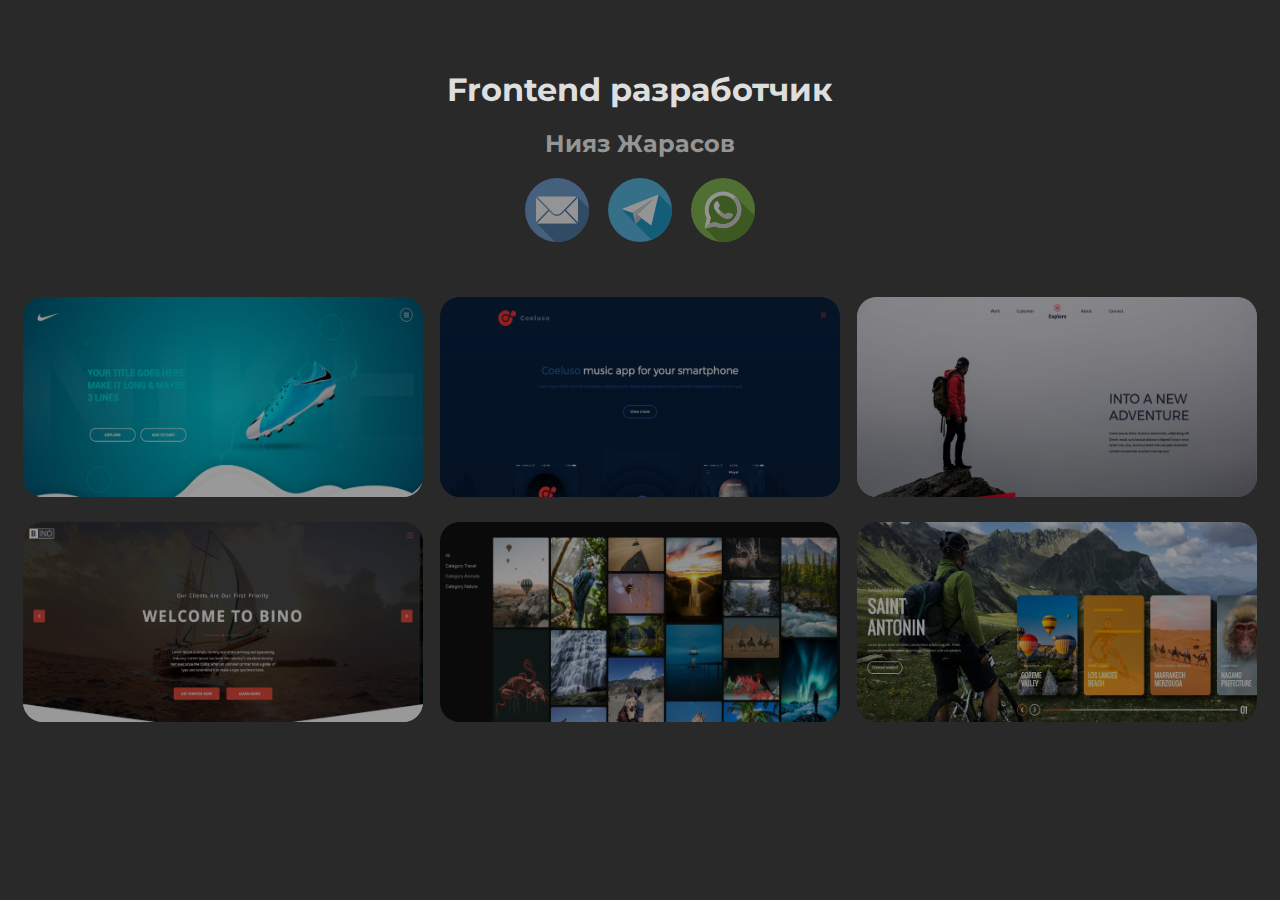
<file: index.html>
<!DOCTYPE html>
<html lang="en">
<head>
    <meta charset="UTF-8">
    <meta http-equiv="X-UA-Compatible" content="IE=edge">
    <meta name="viewport" content="width=device-width, initial-scale=1.0">
    <link rel="stylesheet" href="css/style.min.css"> 
    <meta name="author" content="Нияз | NiyazZh">
    <title>Портфолио</title>
</head>
<body>
    <div class="main">
        <div class="wrapper">
            <div class="main__head">
                <div class="main__text">
                    <h1 class="main__title">
                        Frontend разработчик
                    </h1>
                    <h2 class="main__descr">
                        Нияз Жарасов
                    </h2>
                    <div class="main__icons">
                        <a class="btn" href="mailto:niyazzharassov@gmail.com" title="Email">
                            <img src="images/email.png" alt="">
                        </a>
                        <a class="btn" href="tg://resolve?domain=NiyazZV" title="Email">
                            <img src="images/telegram.png" alt="">
                        </a>
                        <a class="btn" href="https://api.whatsapp.com/send?phone=77473008997&text=%D0%94%D0%BE%D0%B1%D1%80%D1%8B%D0%B9%20%D0%B4%D0%B5%D0%BD%D1%8C%2C%20%D1%8F%20%D0%BF%D0%BE%20%D0%BF%D0%BE%D0%B2%D0%BE%D0%B4%D1%83..." title="Email">
                            <img src="images/whatsapp.png" alt="">
                        </a>
                    </div>
                </div>
            </div>
        </div>
    </div>
    <div class="projects wrapper">
            <a class="projects__project" href="https://NiyazZh.github.io/project-1">
                <img src="images/project1.jpeg" alt="">
            </a>
            <a class="projects__project" href="https://NiyazZh.github.io/project-2">
                <img src="images/project2.jpeg" alt="">
            </a>
            <a class="projects__project" href="https://NiyazZh.github.io/project-3">
                <img src="images/project3.jpeg" alt="">
            </a>
            <a class="projects__project" href="https://NiyazZh.github.io/project-4">
                <img src="images/project4.jpeg" alt="">
            </a>
            <a class="projects__project" href="https://NiyazZh.github.io/project-5">
                <img src="images/project5.jpeg" alt="">
            </a>
            <a class="projects__project" href="https://NiyazZh.github.io/project-6">
                <img src="images/project6.jpeg" alt="">
            </a>
    </div>
</body>
</html>
</file>
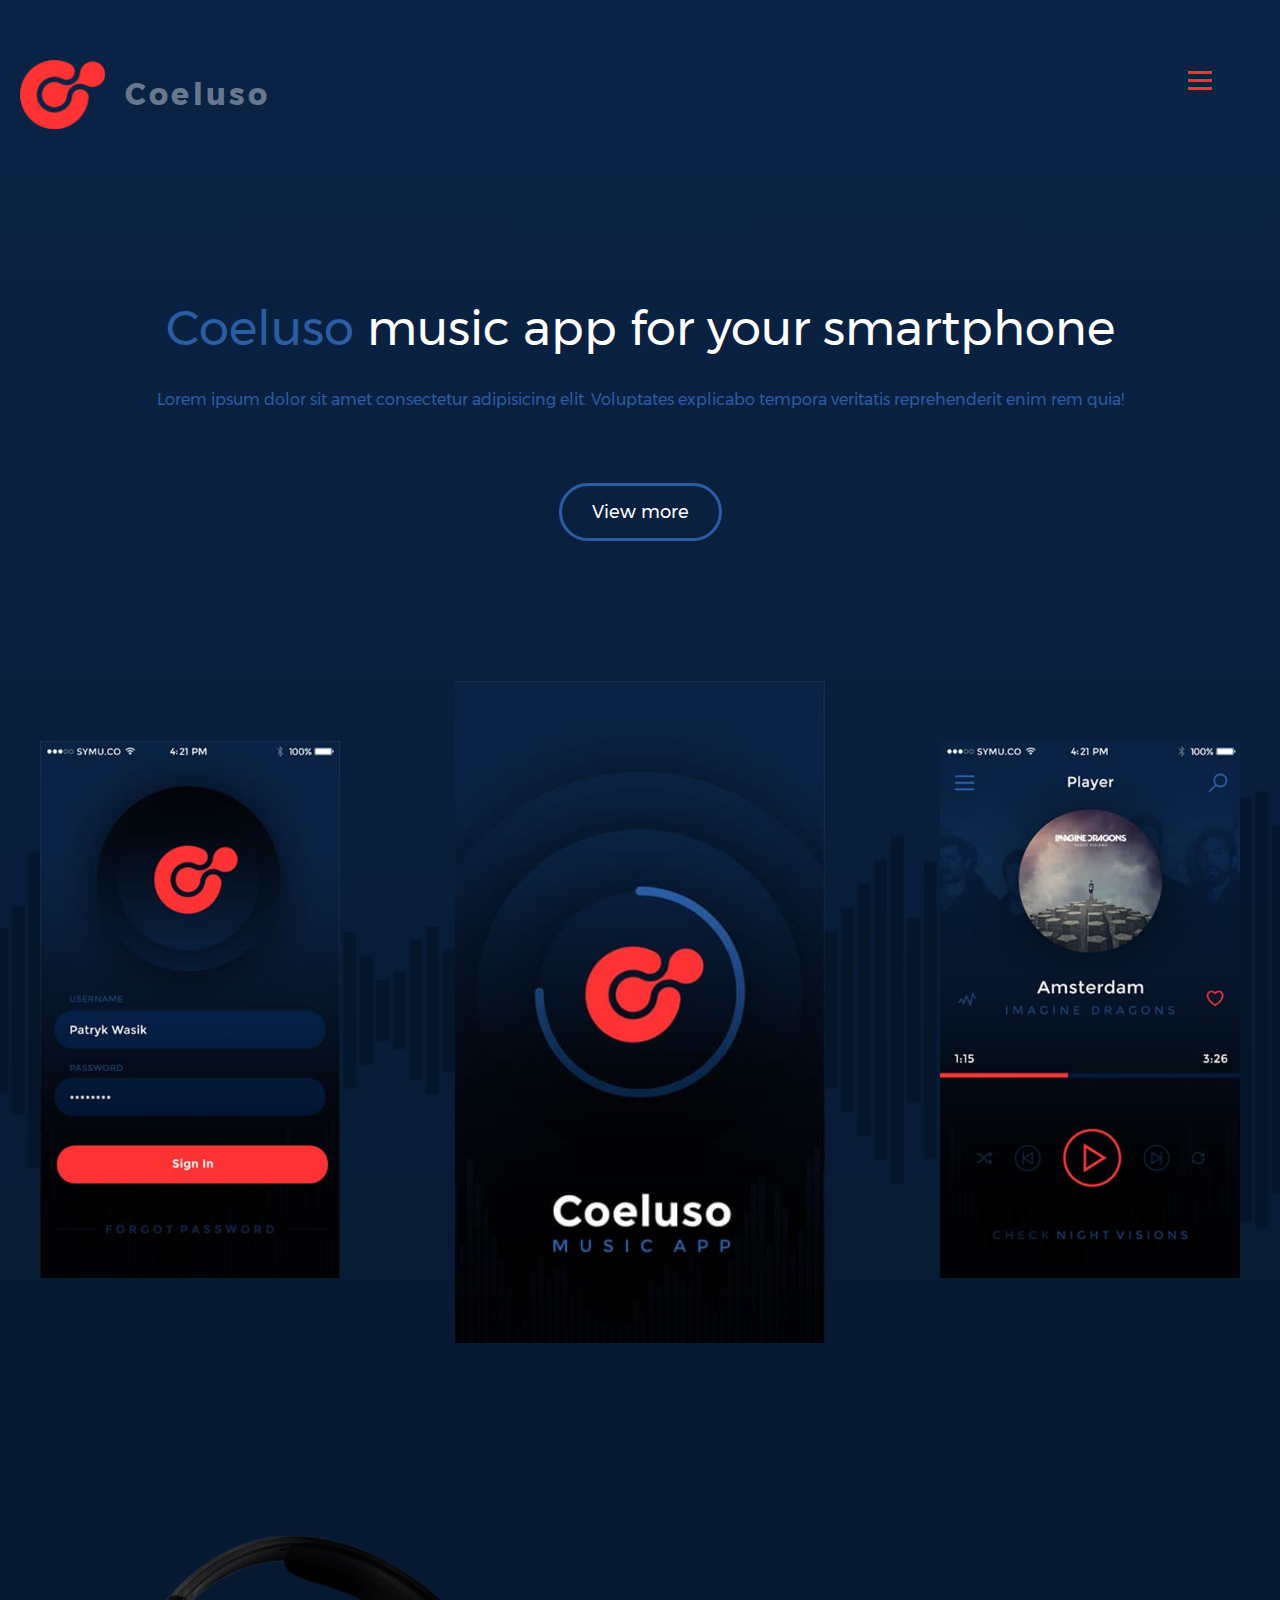
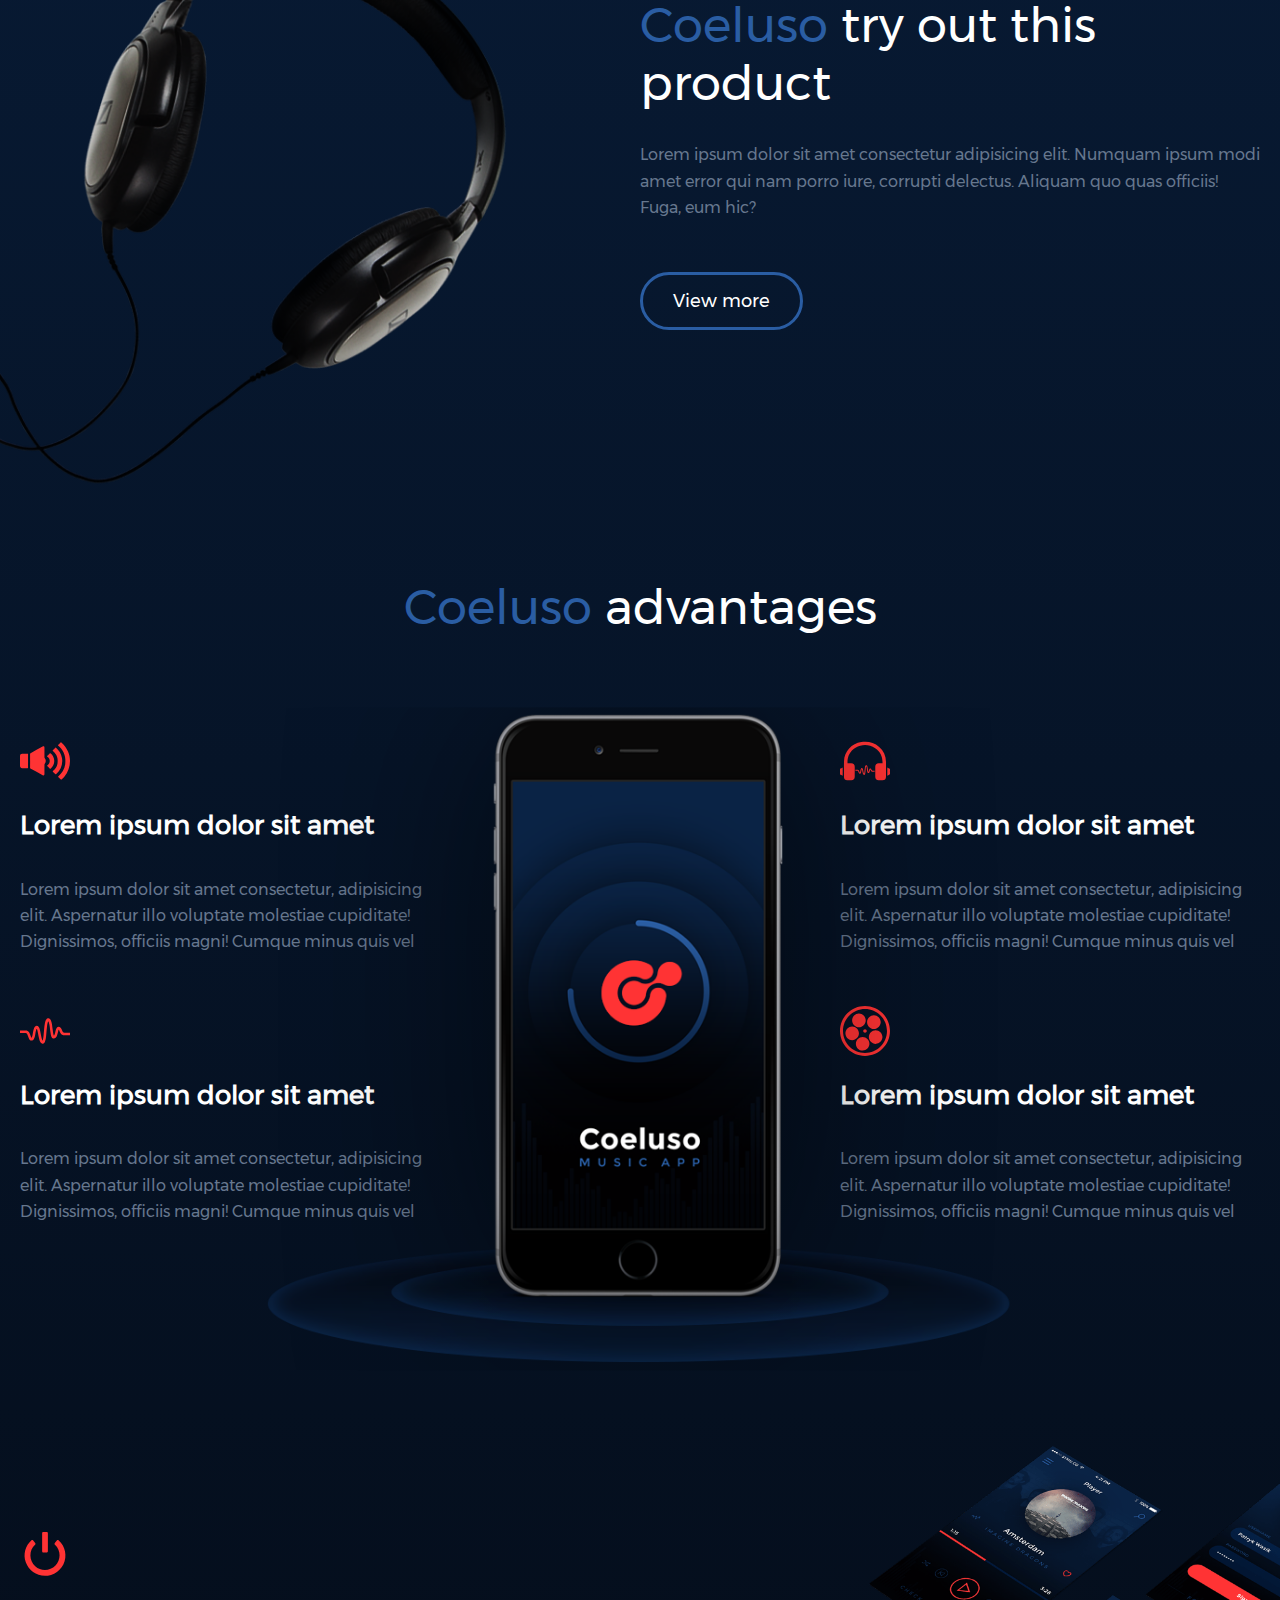
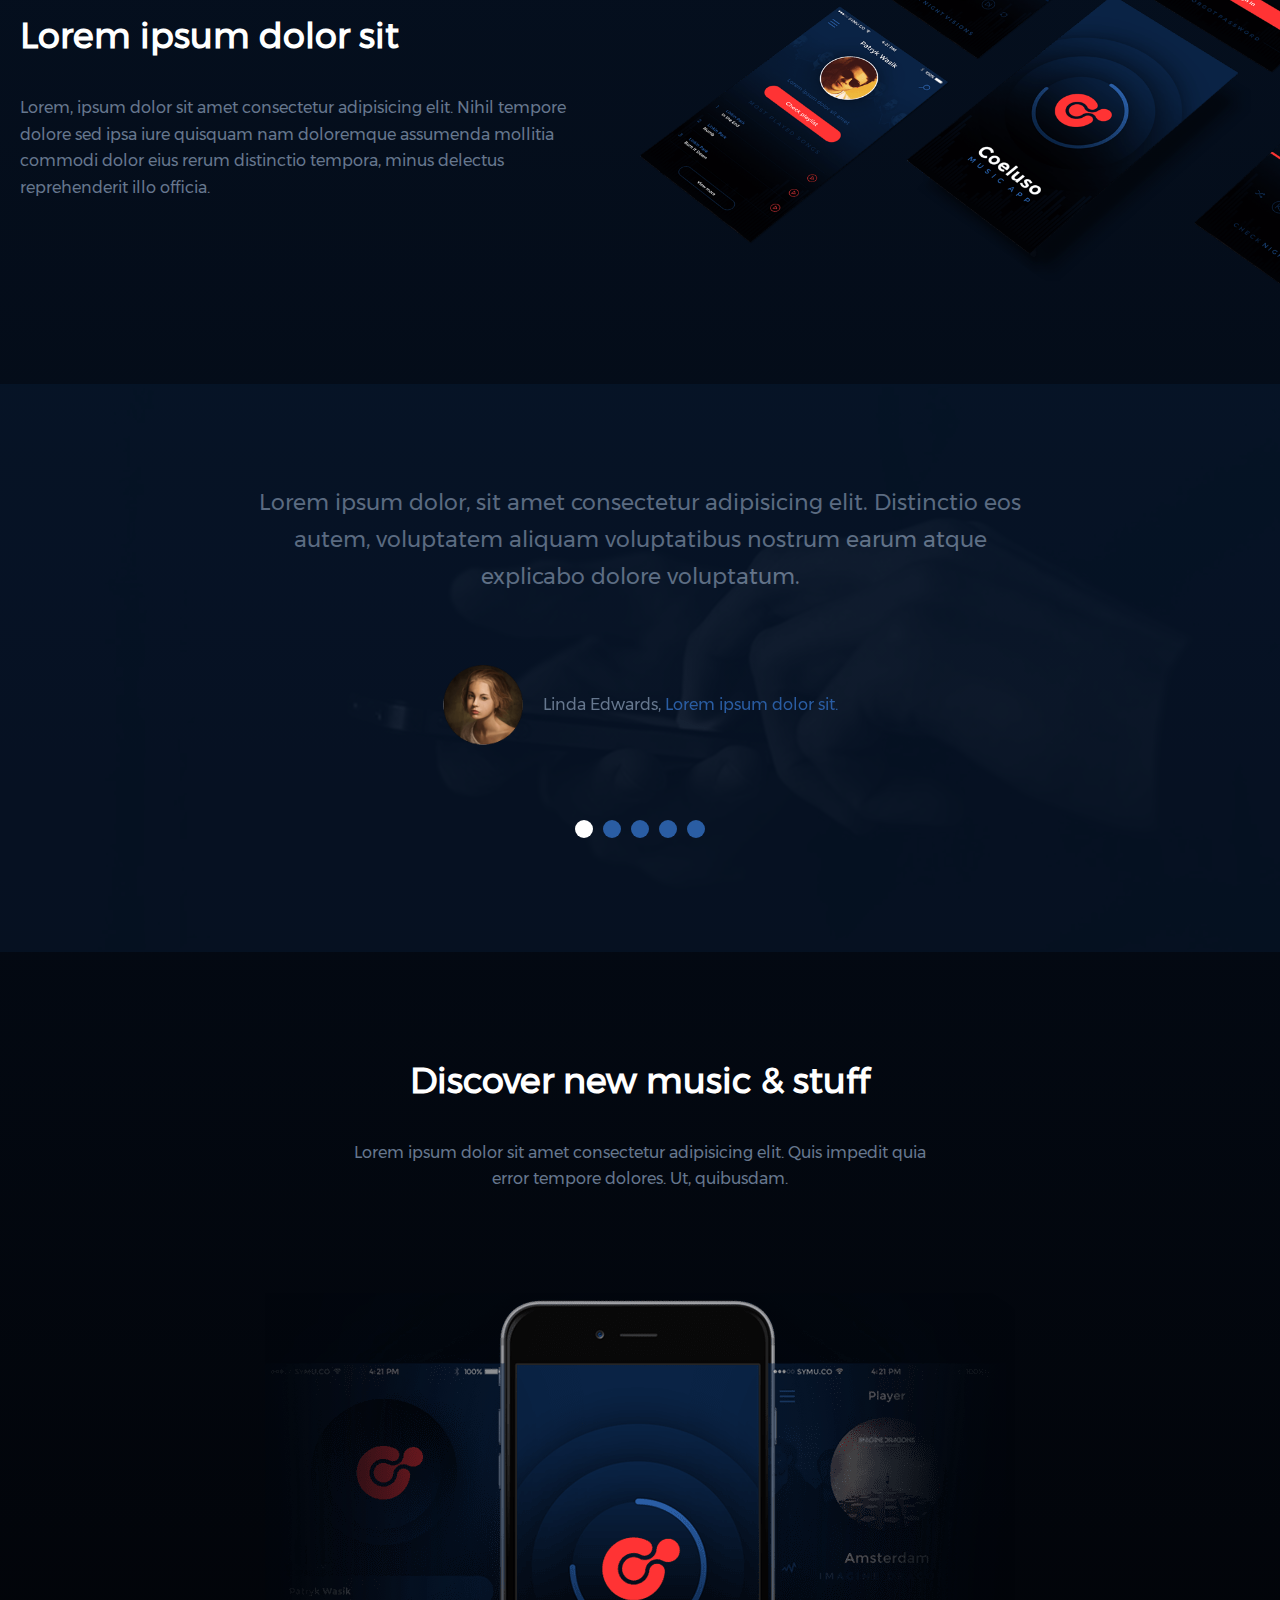
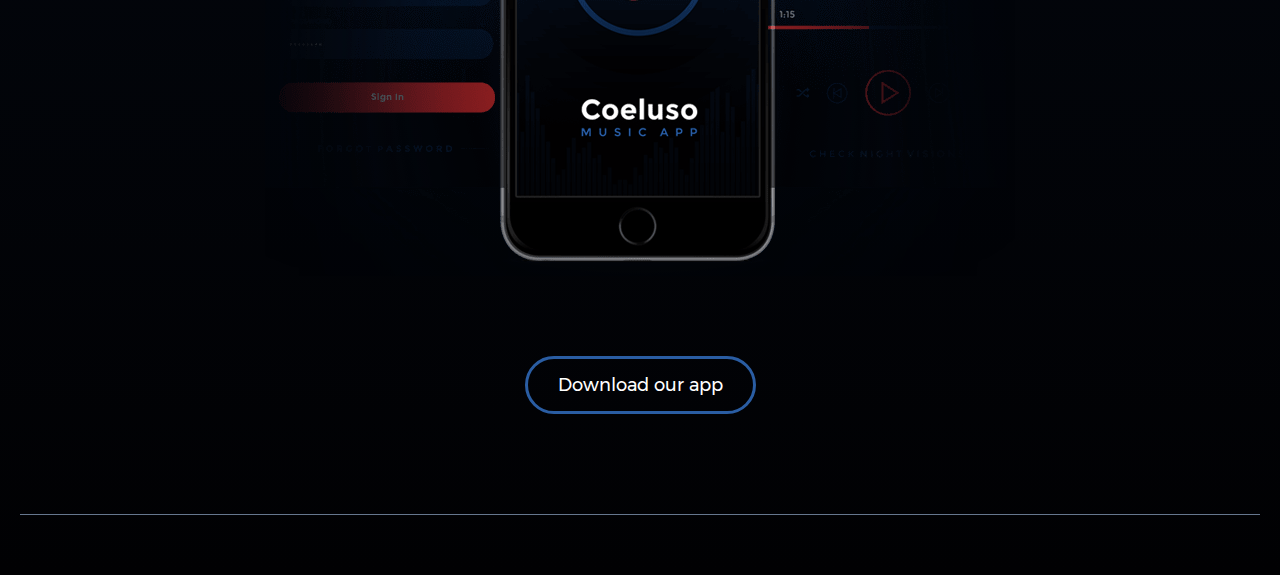
<file: project-2/index.html>
<!DOCTYPE html>
<html lang="ru">

<head>

	<meta charset="utf-8">

	<title>Coeluso</title>
	<meta name="description" content="">

	<meta http-equiv="X-UA-Compatible" content="IE=edge">
	<meta name="viewport" content="width=device-width, initial-scale=1, maximum-scale=1">
	<meta property="og:image" content="path/to/image.jpg">
	<link rel="icon" href="img/favicon/favicon.ico">
	<link rel="apple-touch-icon" sizes="180x180" href="img/favicon/apple-touch-icon-180x180.png">
	
	<meta name="theme-color" content="#000">

	<link rel="stylesheet" href="css/main.min.css">

</head>

<div class="circle"></div>
<button class="hamburger-menu"><span class="bar"></span></button>		

<nav class="main-menu">
	<ul>
		<li><a class="mnu-item" href="#" onclick="return false;">Homepage</a></li>
		<li><a class="mnu-item" href="#" onclick="return false;">Services</a></li>
		<li><a class="mnu-item" href="#" onclick="return false;">About Us</a></li>
		<li><a class="mnu-item" href="#" onclick="return false;">Contact</a></li>
	</ul>
</nav>

<body>

	<header class="header">

		<div class="logo-container">
	
			<img src="img/header-logo.png" alt="Logo" class="logo">

			<p class="logo-text">Coeluso</p>
	
		</div>

		<h1 class="header-h1"><span>Coeluso</span> music app for your smartphone</h1>

		<p class="header-description">Lorem ipsum dolor sit amet consectetur adipisicing elit. Voluptates explicabo tempora veritatis reprehenderit enim rem quia!</p>

		<button class="header-button button">View more</button>

		<div class="header-swiper-container swiper-container">

			<div class="header-swiper-wrapper swiper-wrapper">

				<div class="header-swiper-slide swiper-slide">
					<img src="img/swiper-1.jpg" alt="slide">
				</div>

				<div class="header-swiper-slide swiper-slide">
					<img src="img/swiper-2.jpg" alt="slide">
				</div>

				<div class="header-swiper-slide swiper-slide">
					<img src="img/swiper-3.jpg" alt="slide">
				</div>

			</div>

		</div>

		<div class="header-swiper-pagination swiper-pagination"></div>

		<div class="header-container">

			<div class="header-wrapper">

				<div class="header-slide">
					<img src="img/swiper-1.jpg" alt="slide">
				</div>

				<div class="header-slide">
					<img src="img/swiper-2.jpg" alt="slide">
				</div>

				<div class="header-slide">
					<img src="img/swiper-3.jpg" alt="slide">
				</div>

			</div>

		</div>		
			
	</header>

	<section class="test">

		<div class="test-container">

			<picture class="test-img">
				<source media="(min-width: 481px)" srcset="img/test-img.png">
				<img src="img/test-img-2.png" alt="Test product">
			</picture>
	
			<div class="test-wrap">
	
				<h2 class="test-h2"><span>Coeluso</span> try out this product</h2>
	
				<p class="test-text">Lorem ipsum dolor sit amet consectetur adipisicing elit. Numquam ipsum modi amet error qui nam porro iure, corrupti delectus. Aliquam quo quas officiis! Fuga, eum hic?</p>
	
				<button class="test-button button">View more</button>
	
			</div>

		</div>

	</section>

	<section class="advantages">

		<h2 class="advantages-h2"><span>Coeluso</span> advantages</h2>

		<div class="advantages-container">

			<div class="advantages-img">
				<img src="img/advantages.png" alt="advantages">
			</div>

			<div class="advantages-wrap">

				<div class="advantages-inner">

					<svg class="advantages-icon"><use xlink:href="img/sprite.svg#volume"></use></svg>

					<h4 class="advantages-h4">Lorem ipsum dolor sit amet</h4>

					<p class="advantages-text">Lorem ipsum dolor sit amet consectetur, adipisicing elit. Aspernatur illo voluptate molestiae cupiditate! Dignissimos, officiis magni! Cumque minus quis vel</p>

				</div>
				
				<div class="advantages-inner">

					<svg class="advantages-icon"><use xlink:href="img/sprite.svg#sound-wave"></use></svg>

					<h4 class="advantages-h4">Lorem ipsum dolor sit amet</h4>

					<p class="advantages-text">Lorem ipsum dolor sit amet consectetur, adipisicing elit. Aspernatur illo voluptate molestiae cupiditate! Dignissimos, officiis magni! Cumque minus quis vel</p>
					
				</div>				

			</div>

			<div class="advantages-wrapper">

				<div class="advantages-inner">

					<svg class="advantages-icon"><use xlink:href="img/sprite.svg#headphone"></use></svg>

					<h4 class="advantages-h4">Lorem ipsum dolor sit amet</h4>

					<p class="advantages-text">Lorem ipsum dolor sit amet consectetur, adipisicing elit. Aspernatur illo voluptate molestiae cupiditate! Dignissimos, officiis magni! Cumque minus quis vel</p>

				</div>
				
				<div class="advantages-inner">

					<svg class="advantages-icon"><use xlink:href="img/sprite.svg#movie"></use></svg>

					<h4 class="advantages-h4">Lorem ipsum dolor sit amet</h4>

					<p class="advantages-text">Lorem ipsum dolor sit amet consectetur, adipisicing elit. Aspernatur illo voluptate molestiae cupiditate! Dignissimos, officiis magni! Cumque minus quis vel</p>
					
				</div>

			</div>				

		</div>

	</section>

	<section class="power">

		<div class="power-container">

			<div class="power-wrap">

				<svg class="advantages-icon"><use xlink:href="img/sprite.svg#power"></use></svg>

				<h3 class="power-h3">Lorem ipsum dolor sit</h3>

				<p class="power-text">Lorem, ipsum dolor sit amet consectetur adipisicing elit. Nihil tempore dolore sed ipsa iure quisquam nam doloremque assumenda mollitia commodi dolor eius rerum distinctio tempora, minus delectus reprehenderit illo officia.</p>

			</div>

			<div class="power-img">
				<img src="img/power.png" alt="power">
			</div>

		</div>

	</section>

	<section class="reviews">

		<p class="reviews-title">Lorem ipsum dolor, sit amet consectetur adipisicing elit. Distinctio eos autem, voluptatem aliquam voluptatibus nostrum earum atque explicabo dolore voluptatum.</p>

		<div class="reviews-container swiper-container">

			<div class="reviews-wrapper swiper-wrapper">

				<div class="reviews-slide swiper-slide">
					<img class="reviews-img" src="img/user-1.png" alt="User">
					<p class="reviews-text"><span>Linda Edwards,</span> Lorem ipsum dolor sit.</p>
				</div>

				<div class="reviews-slide swiper-slide">
					<img class="reviews-img" src="img/user-2.png" alt="User">
					<p class="reviews-text"><span>Ophelia Gallagher,</span> Lorem ipsum dolor sit amet consectetur.</p>
				</div>

				<div class="reviews-slide swiper-slide">
					<img class="reviews-img" src="img/user-3.png" alt="User">
					<p class="reviews-text"><span>Juliet Rice,</span> Lorem ipsum dolor sit amet.</p>
				</div>

				<div class="reviews-slide swiper-slide">
					<img class="reviews-img" src="img/user-4.png" alt="User">
					<p class="reviews-text"><span>Amelia Morton,</span> Lorem ipsum dolor sit amet consectetur adipisicing elit. Ullam, minima!</p>
				</div>

				<div class="reviews-slide swiper-slide">
					<img class="reviews-img" src="img/user-5.png" alt="User">
					<p class="reviews-text"><span>Loren Mosley,</span> Lorem ipsum dolor sit, amet consectetur adipisicing elit.</p>
				</div>

			</div>
			
		</div>

		<div class="reviews-pagination swiper-pagination"></div>

	</section>

	<section class="discover">

		<h3 class="discover-h3">Discover new music & stuff</h3>

		<p class="discover-text">Lorem ipsum dolor sit amet consectetur adipisicing elit. Quis impedit quia error tempore dolores. Ut, quibusdam.</p>

		<div class="discover-img">
			<img src="img/discover-img.png" alt="Discover new music">
		</div>

		<button class="discover-button button">Download our app</button>

	</section>

	<footer>

		<div class="footer-wrap">
			
		</div>
		
	</footer>

	<script src="js/scripts.min.js"></script>

</body>
</html>
</file>
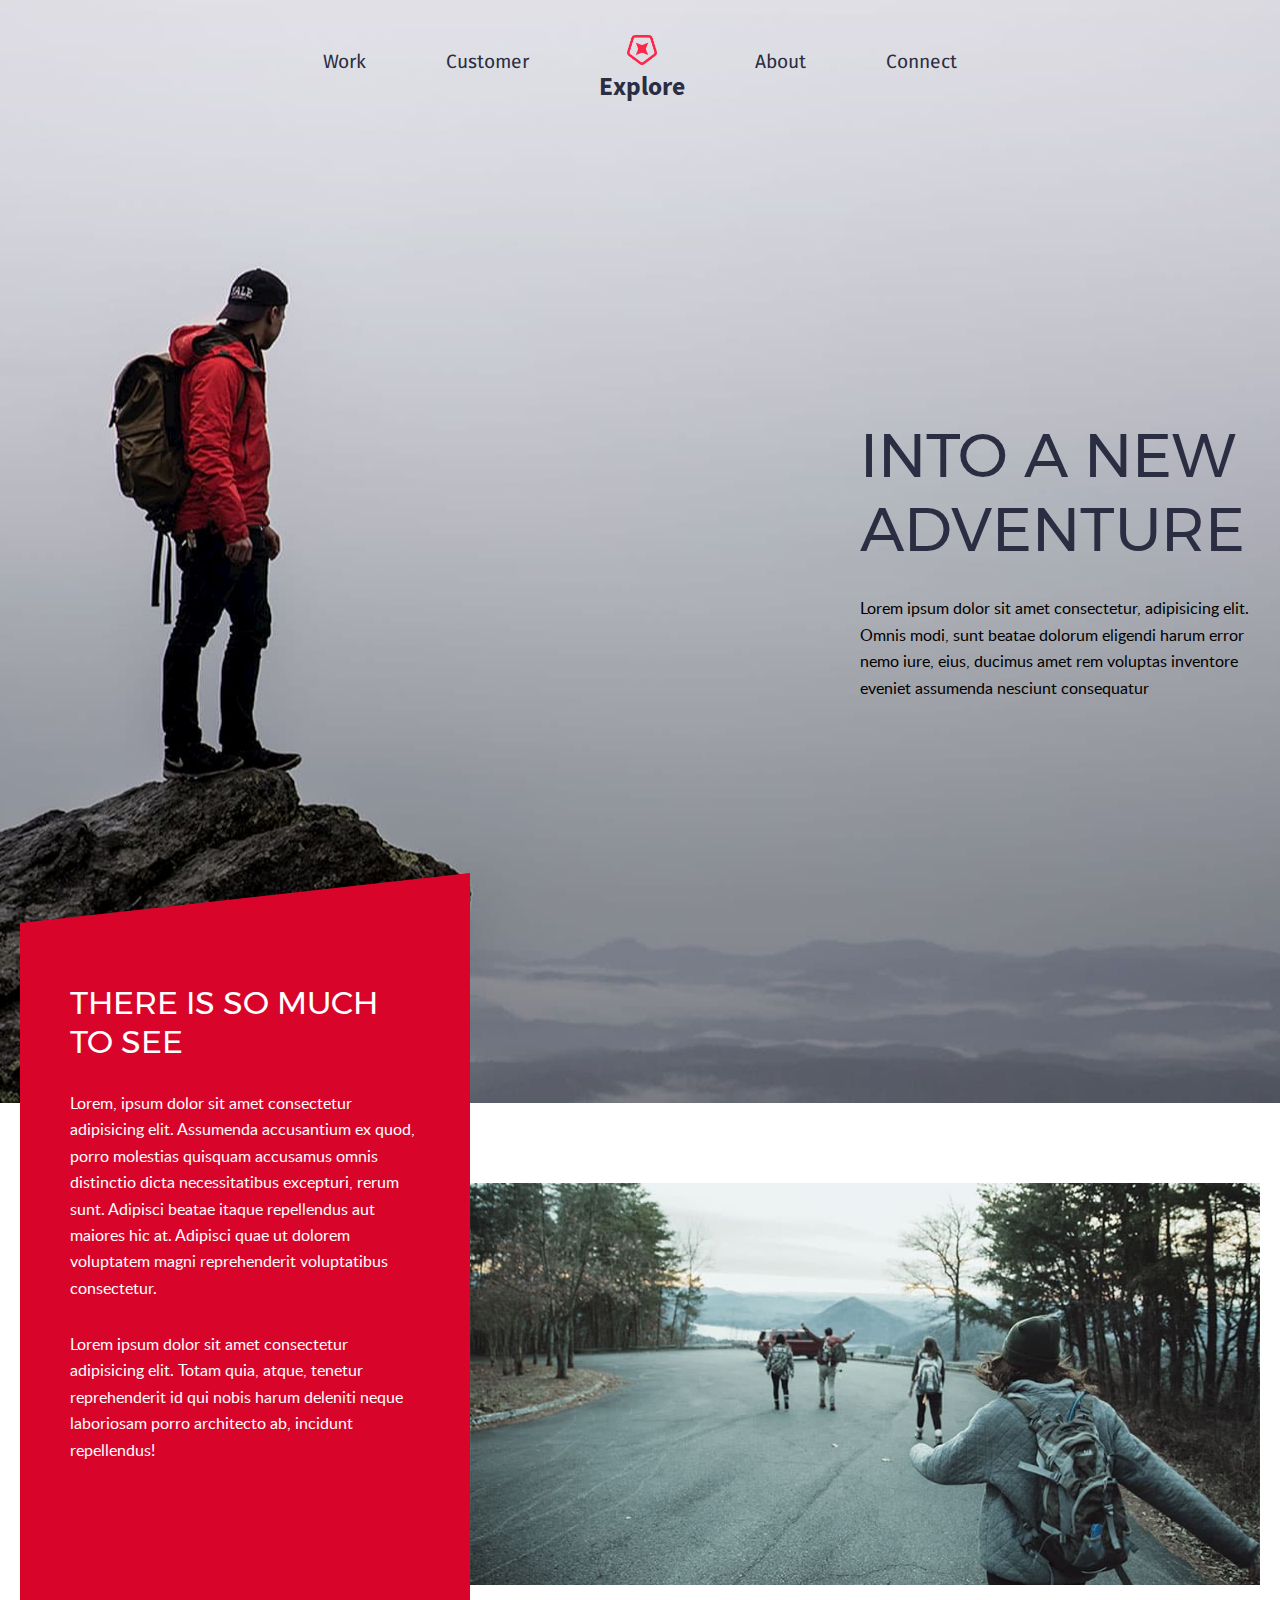
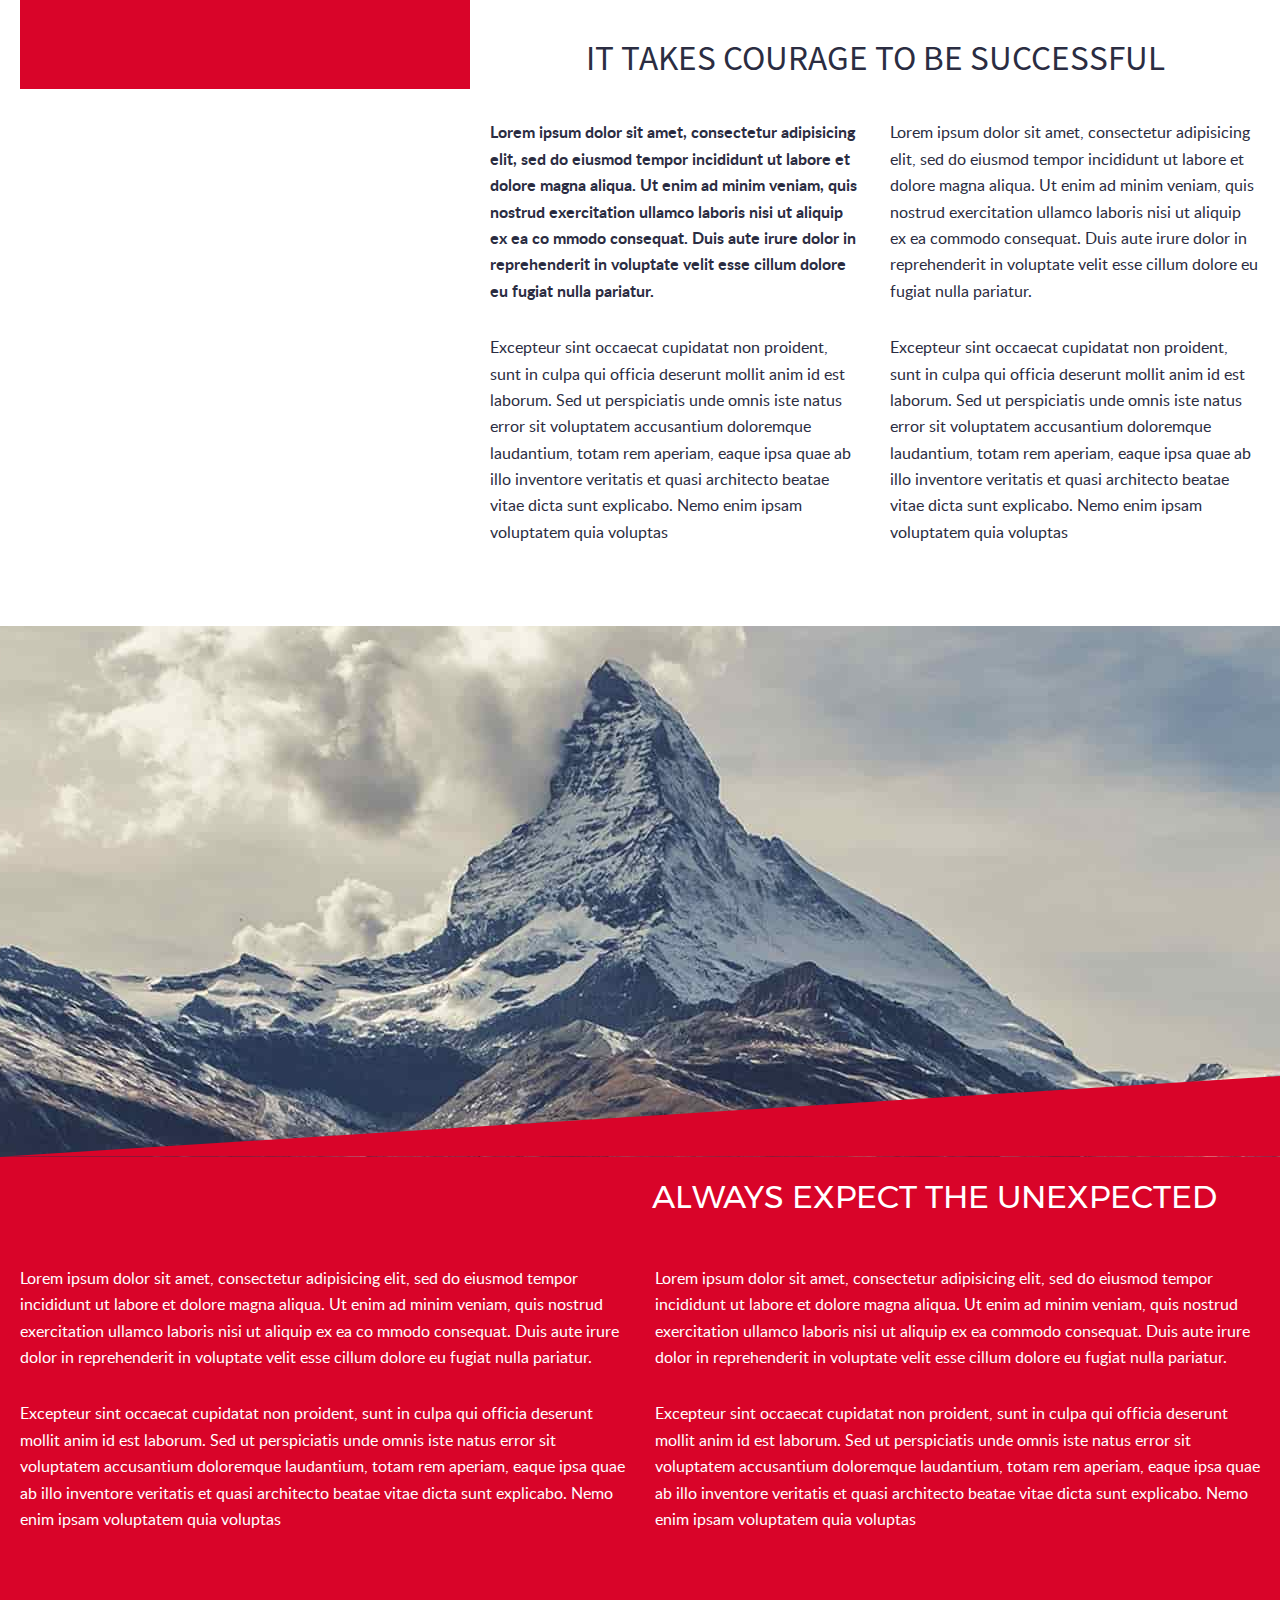
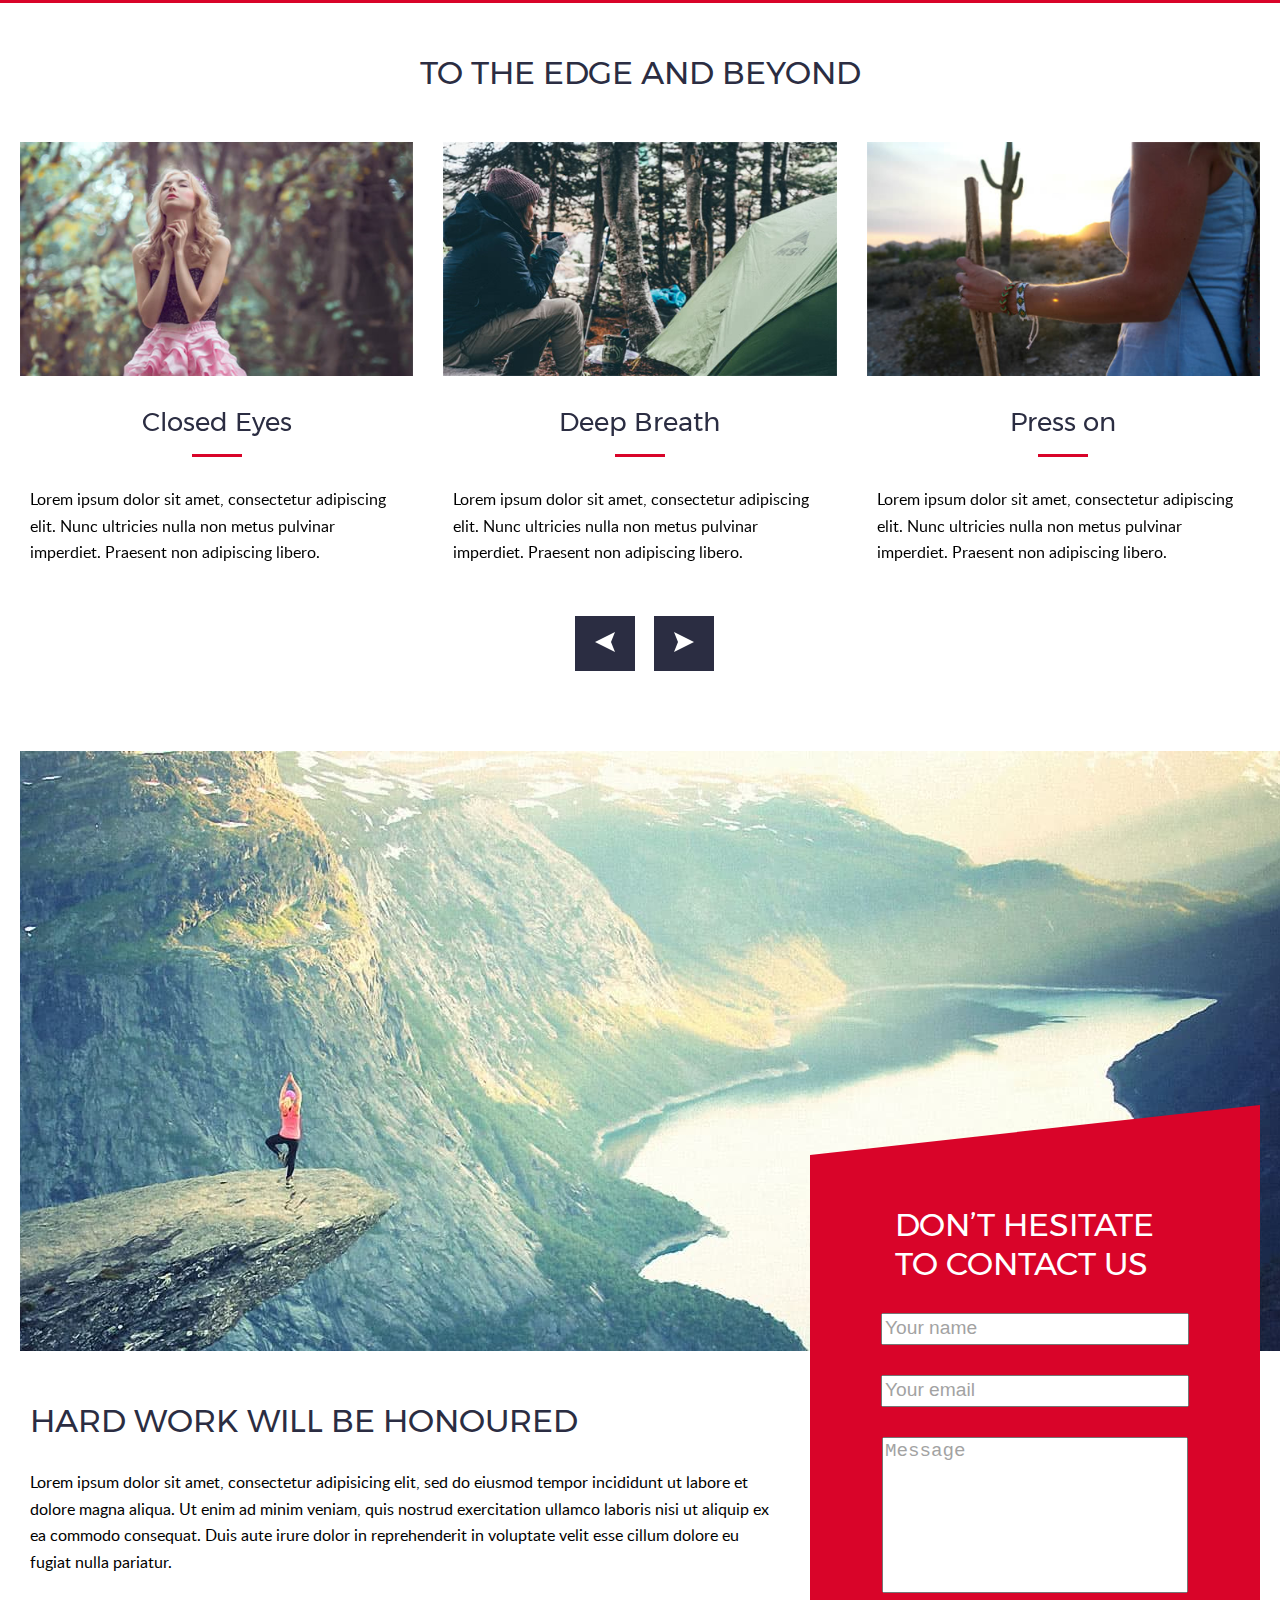
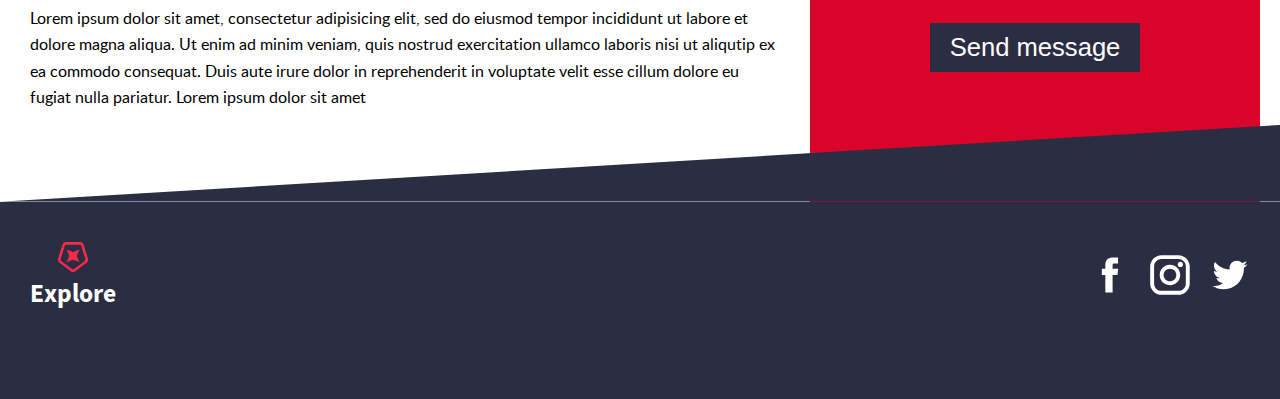
<file: project-3/index.html>
<!DOCTYPE html>
<html lang="ru">

	<head>

		<meta charset="utf-8">

		<title>Explore</title>
		<meta name="description" content="">

		<meta http-equiv="X-UA-Compatible" content="IE=edge">
		<meta name="viewport" content="width=device-width, initial-scale=1, maximum-scale=1">
		<meta property="og:image" content="path/to/image.jpg">
		<link rel="icon" href="img/favicon/favicon.ico">
		<link rel="apple-touch-icon" sizes="180x180" href="img/favicon/apple-touch-icon-180x180.png">
		<meta name="theme-color" content="#000">

		<link rel="stylesheet" href="css/main.min.css">

	</head>

	<body class="body">

		<nav class="mein-menu-2">
			<a href="#2" class="logo"><img src="img/logo-114x114.png" alt="logo"><p>Explore</p></a>
			<button class="hamburger-menu" type="button"><span class="bar"></span></button>
			<ul class="menu-2-items">
				<li><a href="#" onclick="return false;" class="menu2-item menu-item">Work</a></li>
				<li><a href="#" onclick="return false;" class="menu2-item menu-item">Customer</a></li>
				<li><a href="#" onclick="return false;" class="menu2-item menu-item">About</a></li>
				<li><a href="#" onclick="return false;" class="menu2-item menu-item">Connect</a></li>
			</ul>			
		</nav>

		<header>

			<nav class="main-menu-1">
				<ul>
					<li><a href="#" onclick="return false;" class="menu-item">Work</a></li>
					<li><a href="#" onclick="return false;" class="menu-item">Customer</a></li>
					<li><a href="#" onclick="return false;" class="logo"><img src="img/logo-114x114.png" alt="logo"><p>Explore</p></a></li>
					<li><a href="#" onclick="return false;" class="menu-item">About</a></li>
					<li><a href="#" onclick="return false;" class="menu-item">Connect</a></li>
				</ul>
			</nav>

			<div class="header-container">
				<div class="header-wrap">
					<h1>Into a new Adventure</h1>
					<p class="header-text">Lorem ipsum dolor sit amet consectetur, adipisicing elit. Omnis modi, sunt beatae dolorum eligendi harum error nemo iure, eius, ducimus amet rem voluptas inventore eveniet assumenda nesciunt consequatur</p>
				</div>
			</div>

		</header>

		<svg xmlns="http://www.w3.org/2000/svg"  style="display: none">
			<symbol id="triangle-svg" viewBox="0 0 100 100" preserveAspectRatio="none">
				<path d="M0,100 100,0 v100z" fill="var(--color-svg)"/>
			</symbol>
			<symbol id="facebook" viewBox="0 0 1000 1000" preserveAspectRatio="none">
				<path fill="var(--color-svg)" d="M703.2 345.8h-138.60000000000002v-90.80000000000001c0-34.099999999999994 22.699999999999932-42.099999999999994 38.60000000000002-42.099999999999994h97.59999999999991v-149.9l-134.5999999999999-0.5c-149.30000000000007 0-183.20000000000005 111.80000000000001-183.20000000000005 183.4v99.9h-86.39999999999998v154.39999999999998h86.39999999999998v437.2h181.70000000000005v-437.09999999999997h122.59999999999991l15.900000000000091-154.5z"/>
			</symbol>
			<symbol id="instagram" viewBox="0 0 1000 1000" preserveAspectRatio="none">
				<path fill="var(--color-svg)" d="M499.2 242.7c-141.59999999999997 0-256.79999999999995 115.19999999999999-256.79999999999995 256.8-2.842170943040401e-14 141.60000000000002 115.19999999999999 256.70000000000005 256.79999999999995 256.70000000000005 141.59999999999997 0 256.7-115.20000000000005 256.7-256.70000000000005 0.10000000000002274-141.60000000000002-115.10000000000002-256.8-256.7-256.8z m0 415.59999999999997c-87.59999999999997 0-158.8-71.19999999999993-158.8-158.79999999999995 0-87.60000000000002 71.20000000000005-158.8 158.8-158.8 87.59999999999997 0 158.8 71.19999999999999 158.8 158.8 0 87.60000000000002-71.20000000000005 158.79999999999995-158.8 158.79999999999995z m209.90000000000003-653.3h-419.8c-156.9 0-284.6 127.69999999999999-284.6 284.6v419.79999999999995c1.1546319456101628e-14 156.89999999999998 127.70000000000002 284.6 284.6 284.6h419.8c156.89999999999998 0 284.6-127.70000000000005 284.6-284.6v-419.79999999999995c0-156.90000000000003-127.60000000000002-284.6-284.6-284.6z m186.69999999999993 704.4c0 102.89999999999998-83.79999999999995 186.60000000000002-186.69999999999993 186.60000000000002h-419.8c-102.9 0-186.60000000000002-83.70000000000005-186.60000000000002-186.60000000000002v-419.79999999999995c1.4210854715202004e-14-102.90000000000003 83.70000000000002-186.60000000000002 186.60000000000002-186.60000000000002h419.8c102.89999999999998 0 186.60000000000002 83.69999999999999 186.60000000000002 186.60000000000002v419.79999999999995z m-136.29999999999995-540.9c-37 0-67.20000000000005 30.099999999999994-67.20000000000005 67.19999999999999 0 37 30.100000000000023 67.19999999999999 67.20000000000005 67.19999999999999 37 0 67.20000000000005-30.099999999999966 67.20000000000005-67.19999999999999s-30.200000000000045-67.19999999999999-67.20000000000005-67.19999999999999z"/>	
			</symbol>
			<symbol id="twitter" viewBox="0 0 1000 1000" preserveAspectRatio="none">
				<path fill="var(--color-svg)" d="M937.5 228.5c-32.200000000000045 14.300000000000011-66.79999999999995 23.900000000000006-103.10000000000002 28.30000000000001 37.10000000000002-22.200000000000017 65.5-57.400000000000006 78.89999999999998-99.30000000000001-34.69999999999993 20.599999999999994-73.19999999999993 35.5-114 43.599999999999994-32.69999999999993-34.900000000000006-79.39999999999998-56.69999999999999-131-56.69999999999999-99.19999999999993 0-179.59999999999997 80.29999999999998-179.59999999999997 179.49999999999997 0 14.100000000000023 1.6000000000000227 27.80000000000001 4.600000000000023 40.900000000000034-149.2-7.5-281.5-78.90000000000003-370-187.60000000000002-15.400000000000006 26.5-24.30000000000001 57.400000000000006-24.30000000000001 90.30000000000001 0 62.30000000000001 31.69999999999999 117.19999999999999 79.80000000000001 149.39999999999998-29.400000000000006-0.8999999999999773-57.10000000000001-9-81.30000000000001-22.5v2.3000000000000114c0 87 61.900000000000006 159.50000000000006 144 176.00000000000006-15 4.099999999999909-30.900000000000006 6.2999999999999545-47.30000000000001 6.2999999999999545-11.599999999999994 0-22.799999999999983-1.1000000000000227-33.69999999999999-3.2000000000000455 22.80000000000001 71.30000000000007 89.1 123.20000000000005 167.60000000000002 124.70000000000005-61.400000000000034 48.10000000000002-138.70000000000002 76.79999999999995-222.90000000000003 76.79999999999995-14.499999999999986 0-28.69999999999999-0.7999999999999545-42.79999999999999-2.5 79.5 50.90000000000009 173.79999999999998 80.60000000000002 275.20000000000005 80.60000000000002 330.19999999999993 0 510.79999999999995-273.5 510.79999999999995-510.7 0-7.800000000000011-0.1999999999999318-15.5-0.5-23.19999999999999 35.10000000000002-25.399999999999977 65.60000000000002-57 89.60000000000002-93z"/>		
			</symbol>
		</svg>		

		<section class="banner">

			<div class="banner-container">

				<svg class="triangle-svg"><use xlink:href="#triangle-svg"/></svg>

				<div class="banner-wrap">

					<h2 class="banner-h2">There is So much to See</h2>

					<p class="banner-text">Lorem, ipsum dolor sit amet consectetur adipisicing elit. Assumenda accusantium ex quod, porro molestias quisquam accusamus omnis distinctio dicta necessitatibus excepturi, rerum sunt. Adipisci beatae itaque repellendus aut maiores hic at. Adipisci quae ut dolorem voluptatem magni reprehenderit voluptatibus consectetur.</p>

					<p class="banner-text">Lorem ipsum dolor sit amet consectetur adipisicing elit. Totam quia, atque, tenetur reprehenderit id qui nobis harum deleniti neque laboriosam porro architecto ab, incidunt repellendus!</p>

				</div>

			</div>

		</section>

		<section class="courage">

			<div class="courage-container">

				<div class="courage-wrap">

					<img src="img/courage.jpg" alt="courage" class="courage-img">

					<h2 class="courage-h2">It Takes Courage to be successful</h2>

					<div class="courage-wrapper">

						<p class="courage-text">Lorem ipsum dolor sit amet, consectetur adipisicing elit, sed do eiusmod tempor incididunt ut labore et dolore magna aliqua. Ut enim ad minim veniam, quis nostrud exercitation ullamco laboris nisi ut aliquip ex ea co mmodo consequat. Duis aute irure dolor in reprehenderit in voluptate velit esse cillum dolore eu fugiat nulla pariatur.</p>

						<p class="courage-text">Excepteur sint occaecat cupidatat non proident, sunt in culpa qui officia deserunt mollit anim id est laborum. Sed ut perspiciatis unde omnis iste natus error sit voluptatem accusantium doloremque laudantium, totam rem aperiam, eaque ipsa quae ab illo inventore veritatis et quasi architecto beatae vitae dicta sunt explicabo. Nemo enim ipsam voluptatem quia voluptas</p>

						<p class="courage-text">Lorem ipsum dolor sit amet, consectetur adipisicing elit, sed do eiusmod tempor incididunt ut labore et dolore magna aliqua. Ut enim ad minim veniam, quis nostrud exercitation ullamco laboris nisi ut aliquip ex ea commodo consequat. Duis aute irure dolor in reprehenderit in voluptate velit esse cillum dolore eu fugiat nulla pariatur.</p>

						<p class="courage-text">Excepteur sint occaecat cupidatat non proident, sunt in culpa qui officia deserunt mollit anim id est laborum. Sed ut perspiciatis unde omnis iste natus error sit voluptatem accusantium doloremque laudantium, totam rem aperiam, eaque ipsa quae ab illo inventore veritatis et quasi architecto beatae vitae dicta sunt explicabo. Nemo enim ipsam voluptatem quia voluptas</p>
							
					</div>

				</div>

			</div>

		</section>

		<section class="expect">

			<svg class="triangle-svg expect-svg"><use xlink:href="#triangle-svg"/></svg>

			<div class="expect-container">

				<div class="expect-wrap">

					<h2 class="expect-h2">Always expect the unexpected</h2>

					<div class="expect-wrapper">

						<p class="expect-text">Lorem ipsum dolor sit amet, consectetur adipisicing elit, sed do eiusmod tempor incididunt ut labore et dolore magna aliqua. Ut enim ad minim veniam, quis nostrud exercitation ullamco laboris nisi ut aliquip ex ea co mmodo consequat. Duis aute irure dolor in reprehenderit in voluptate velit esse cillum dolore eu fugiat nulla pariatur.</p>

						<p class="expect-text">Excepteur sint occaecat cupidatat non proident, sunt in culpa qui officia deserunt mollit anim id est laborum. Sed ut perspiciatis unde omnis iste natus error sit voluptatem accusantium doloremque laudantium, totam rem aperiam, eaque ipsa quae ab illo inventore veritatis et quasi architecto beatae vitae dicta sunt explicabo. Nemo enim ipsam voluptatem quia voluptas</p>

						<p class="expect-text">Lorem ipsum dolor sit amet, consectetur adipisicing elit, sed do eiusmod tempor incididunt ut labore et dolore magna aliqua. Ut enim ad minim veniam, quis nostrud exercitation ullamco laboris nisi ut aliquip ex ea commodo consequat. Duis aute irure dolor in reprehenderit in voluptate velit esse cillum dolore eu fugiat nulla pariatur.</p>

						<p class="expect-text">Excepteur sint occaecat cupidatat non proident, sunt in culpa qui officia deserunt mollit anim id est laborum. Sed ut perspiciatis unde omnis iste natus error sit voluptatem accusantium doloremque laudantium, totam rem aperiam, eaque ipsa quae ab illo inventore veritatis et quasi architecto beatae vitae dicta sunt explicabo. Nemo enim ipsam voluptatem quia voluptas</p>

					</div>

				</div>
			</div>

		</section>

		<section class="swiper">

			<h2 class="swiper-h2">To the Edge and beyond</h2>

			<div class="swiper-container">

				<div class="swiper-wrapper">

					<div class="swiper-slide">

						<img src="img/swiper-1.jpg" alt="slide">

						<h3 class="swiper-h3">Closed Eyes</h3>

						<p class="swiper-text">Lorem ipsum dolor sit amet, consectetur adipiscing elit. Nunc ultricies nulla non metus pulvinar imperdiet. Praesent non adipiscing libero.</p>

					</div>

					<div class="swiper-slide">

						<img src="img/swiper-2.jpg" alt="slide">

						<h3 class="swiper-h3">Deep Breath</h3>

						<p class="swiper-text">Lorem ipsum dolor sit amet, consectetur adipiscing elit. Nunc ultricies nulla non metus pulvinar imperdiet. Praesent non adipiscing libero.</p>

					</div>

					<div class="swiper-slide">

						<img src="img/swiper-3.jpg" alt="slide">

						<h3 class="swiper-h3">Press on</h3>

						<p class="swiper-text">Lorem ipsum dolor sit amet, consectetur adipiscing elit. Nunc ultricies nulla non metus pulvinar imperdiet. Praesent non adipiscing libero.</p>

					</div>

					<div class="swiper-slide">

						<img src="img/swiper-4.jpg" alt="slide">

						<h3 class="swiper-h3">Road romance</h3>

						<p class="swiper-text">Lorem ipsum dolor sit amet, consectetur adipiscing elit. Nunc ultricies nulla non metus pulvinar imperdiet. Praesent non adipiscing libero.</p>

					</div>

					<div class="swiper-slide">

						<img src="img/swiper-5.jpg" alt="slide">

						<h3 class="swiper-h3">Hug the whole world</h3>

						<p class="swiper-text">Lorem ipsum dolor sit amet, consectetur adipiscing elit. Nunc ultricies nulla non metus pulvinar imperdiet. Praesent non adipiscing libero.</p>

					</div>

					<div class="swiper-slide">

						<img src="img/swiper-6.jpg" alt="slide">

						<h3 class="swiper-h3">Meet the sun</h3>

						<p class="swiper-text">Lorem ipsum dolor sit amet, consectetur adipiscing elit. Nunc ultricies nulla non metus pulvinar imperdiet. Praesent non adipiscing libero.</p>

					</div>

				</div>

				<button class="swiper-next button">
					<svg viewBox="0 0 100 100" xmlns="http://www.w3.org/2000/svg"><path d="M0,50 100,0 80,50 100,100z" fill="#ffffff"/></svg>
				</button>

				<button class="swiper-prev button">
					<svg viewBox="0 0 100 100" xmlns="http://www.w3.org/2000/svg"><path d="M0,0 100,50 0,100 20,50z" fill="#ffffff"/></svg>
				</button>

			</div>			

		</section>

		<section class="contact">

			<div class="contact-background"></div>

			<div class="contact-container">

				<div class="contact-wrap">

					<h2 class="contact-h2">Hard work will be honoured</h2>

					<p class="contact-text">Lorem ipsum dolor sit amet, consectetur adipisicing elit, sed do eiusmod tempor incididunt ut labore et dolore magna aliqua. Ut enim ad minim veniam, quis nostrud exercitation ullamco laboris nisi ut aliquip ex ea commodo consequat. Duis aute irure dolor in reprehenderit in voluptate velit esse cillum dolore eu fugiat nulla pariatur.</p>

					<p class="contact-text">
					Lorem ipsum dolor sit amet, consectetur adipisicing elit, sed do eiusmod tempor incididunt ut labore et dolore magna aliqua. Ut enim ad minim veniam, quis nostrud exercitation ullamco laboris nisi ut aliqutip ex ea commodo consequat. Duis aute irure dolor in reprehenderit in voluptate velit esse cillum dolore eu fugiat nulla pariatur. Lorem ipsum dolor sit amet</p>

				</div>

				<form class="contact-form">

					<svg class="triangle-svg"><use xlink:href="#triangle-svg"/></svg>

					<div class="form-wrap">

						<h2 class="form-h2">Don’t Hesitate to contact us</h2>

						<input class="form-imput" type="text" required placeholder="Your name">

						<input class="form-imput" type="email" required placeholder="Your email">

						<textarea class="form-textarea" type="text" required placeholder="Message"></textarea>

						<button class="contact-button button" type="submit">Send message</button>

					</div>

				</form>

			</div>

			<svg class="triangle-svg footer-svg"><use xlink:href="#triangle-svg"/></svg>

		</section>

		<footer>

			<div class="footer-conteiner">

				<a href="#" onclick="return false;" class="logo logo-footer">
					<img src="img/logo-114x114.png" alt="logo"><p>Explore</p>
				</a>

				<a href="#" onclick="return false;" class="footer-icon"><svg class="footer-icon-svg">
					<use xlink:href="#facebook"/></svg>
				</a>

				<a href="#" onclick="return false;" class="footer-icon"><svg class="footer-icon-svg">
						<use xlink:href="#instagram"/></svg>
					</a>

					<a href="#" onclick="return false;" class="footer-icon"><svg class="footer-icon-svg">
						<use xlink:href="#twitter"/></svg>
					</a>

			</div>
			
		</footer>

		<script src="js/scripts.min.js"></script>

	</body>
</html>
</file>
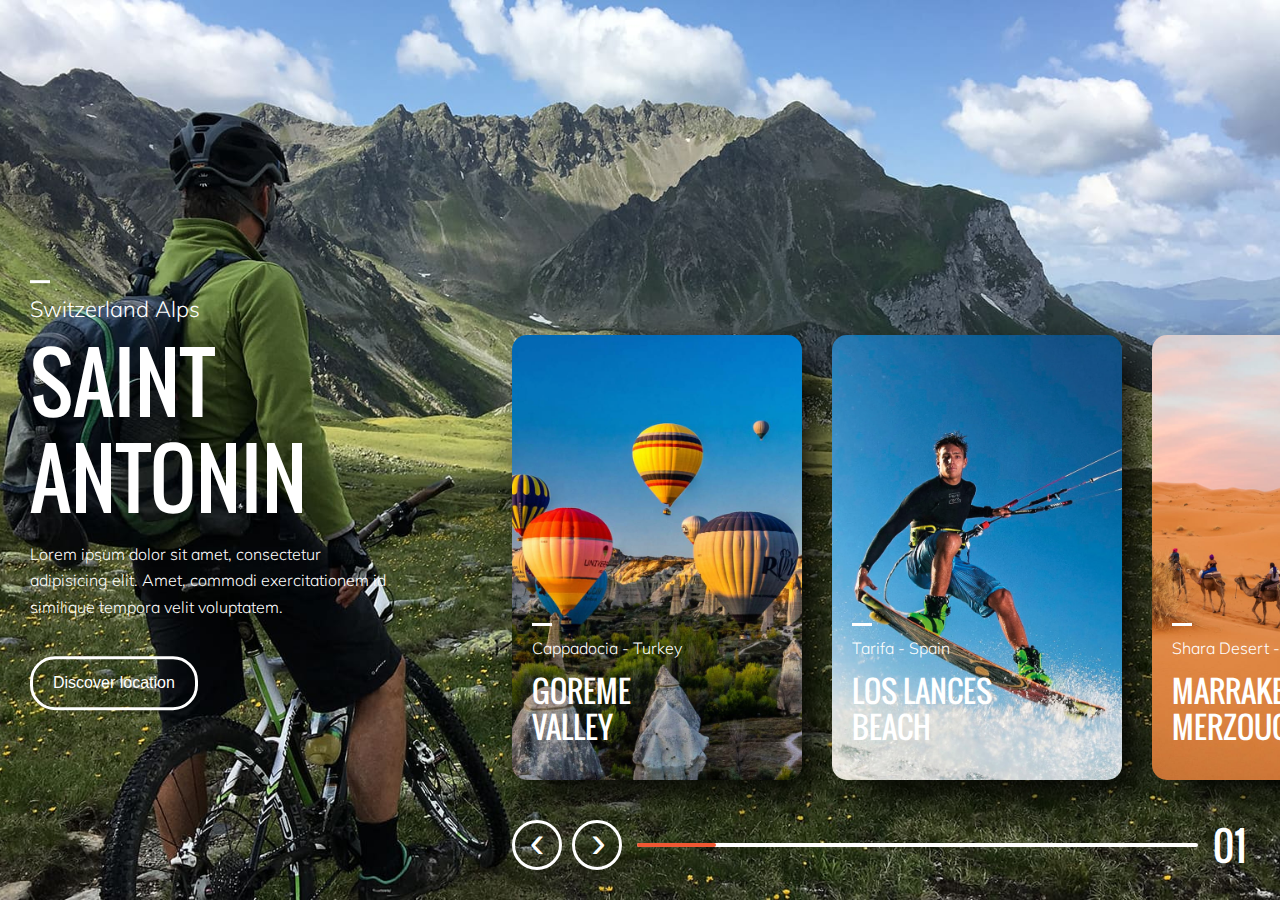
<file: project-6/index.html>
<!DOCTYPE html>
<html lang="ru">

<head>
	<meta charset="utf-8">
	<title>Slider</title>
	<meta name="description" content="">
	<meta name="viewport" content="width=device-width">
	<link rel="icon" href="images/favicon/favicon.ico">
	<link rel="apple-touch-icon" sizes="180x180" href="images/favicon/apple-touch-icon-180x180.png">
	<link media="screen and (min-width: 992px)" rel="stylesheet" href="css/app.min.css">
	<link media="screen and (max-width: 992px)" rel="stylesheet" href="css/app.min(992).css">
</head>

<body>

	<section class="container">

		<div class="item one active  item-active">
			<picture>
				<source srcset="images/item-1.jpg" media="(min-width: 992px)">
				<img src="images/item-1(1000).jpg" alt="picture">
			</picture>
			<div class="item-box">
				<p class="item-title">Switzerland Alps</p>
				<h3 class="item-h3">Saint<br>Antonin</h3>
			</div>
			<div class="item-container">
				<div class="item-wrapper">
					<p class="item-title_two">Switzerland Alps</p>
				</div>
				<div class="item-wrap">
					<h2 class="item-h2">Saint</h2>
				</div>
				<div class="item-wrap">
					<h2 class="item-h2">Antonin</h2>
				</div>
				<div class="item-footer">
					<p class="item-text">Lorem ipsum dolor sit amet, consectetur adipisicing elit. Amet, commodi
					exercitationem id similique tempora velit voluptatem.</p>
					<button tabindex="1" class="item-button">Discover location</button>
				</div>
			</div>
		</div>

		<div class="item two">
			<picture>
				<source srcset="images/item-2.jpg" media="(min-width: 992px)">
				<img src="images/item-2(1000).jpg" alt="picture">
			</picture>
			<div class="item-box">
				<p class="item-title">Cappadocia - Turkey</p>
				<h3 class="item-h3">Goreme<br>valley</h3>
			</div>
			<div class="item-container">
				<div class="item-wrapper">
					<p class="item-title_two">Cappadocia - Turkey</p>
				</div>
				<div class="item-wrap">
					<h2 class="item-h2">Goreme</h2>
				</div>
				<div class="item-wrap">
					<h2 class="item-h2">valley</h2>
				</div>
				<div class="item-footer">
					<p class="item-text">Lorem ipsum dolor sit amet, consectetur adipisicing elit. Amet, commodi
						exercitationem id similique tempora velit voluptatem.</p>
					<button tabindex="-1" class="item-button">Discover location</button>
				</div>
			</div>
		</div>

		<div class="item three">
			<picture>
				<source srcset="images/item-3.jpg" media="(min-width: 992px)">
				<img src="images/item-3(1000).jpg" alt="picture">
			</picture>
			<div class="item-box">
				<p class="item-title">Tarifa - Spain</p>
				<h3 class="item-h3">Los Lances<br>Beach</h3>
			</div>
			<div class="item-container">
				<div class="item-wrapper">
					<p class="item-title_two">Tarifa - Spain</p>
				</div>
				<div class="item-wrap">
					<h2 class="item-h2">Los Lances</h2>
				</div>
				<div class="item-wrap">
					<h2 class="item-h2">Beach</h2>
				</div>
				<div class="item-footer">
					<p class="item-text">Lorem ipsum dolor sit amet, consectetur adipisicing elit. Amet, commodi
						exercitationem id similique tempora velit voluptatem.</p>
					<button tabindex="-1" class="item-button">Discover location</button>
				</div>
			</div>
		</div>

		<div class="item four">
			<picture>
				<source srcset="images/item-4.jpg" media="(min-width: 992px)">
				<img src="images/item-4(1000).jpg" alt="picture">
			</picture>
			<div class="item-box">
				<p class="item-title">Shara Desert - Morocco</p>
				<h3 class="item-h3">Marrakech<br>Merzouga</h3>
			</div>
			<div class="item-container">
				<div class="item-wrapper">
					<p class="item-title_two">Shara Desert - Morocco</p>
				</div>
				<div class="item-wrap">
					<h2 class="item-h2">Marrakech</h2>
				</div>
				<div class="item-wrap">
					<h2 class="item-h2">Merzouga</h2>
				</div>
				<div class="item-footer">
					<p class="item-text">Lorem ipsum dolor sit amet, consectetur adipisicing elit. Amet, commodi
						exercitationem id similique tempora velit voluptatem.</p>
					<button tabindex="-1" class="item-button">Discover location</button>
				</div>
			</div>
		</div>

		<div class="item five">
			<picture>
				<source srcset="images/item-5.jpg" media="(min-width: 992px)">
				<img src="images/item-5(1000).jpg" alt="picture">
			</picture>
			<div class="item-box">
				<p class="item-title">Japan Alps</p>
				<h3 class="item-h3">Nagano<br>Prefecture</h3>
			</div>
			<div class="item-container">
				<div class="item-wrapper">
					<p class="item-title_two">Japan Alps</p>
				</div>
				<div class="item-wrap">
					<h2 class="item-h2">Nagano</h2>
				</div>
				<div class="item-wrap">
					<h2 class="item-h2">Prefecture</h2>
				</div>
				<div class="item-footer">
					<p class="item-text">Lorem ipsum dolor sit amet, consectetur adipisicing elit. Amet, commodi
						exercitationem id similique tempora velit voluptatem.</p>
					<button tabindex="-1" class="item-button">Discover location</button>
				</div>
			</div>
		</div>

		<div class="item six">
			<picture>
				<source srcset="images/item-6.jpg" media="(min-width: 992px)">
				<img src="images/item-6(1000).jpg" alt="picture">
			</picture>
			<div class="item-box">
				<p class="item-title">Sierra Nevada - United States</p>
				<h3 class="item-h3">Yosemite<br>Nationa Park</h3>
			</div>
			<div class="item-container">
				<div class="item-wrapper">
					<p class="item-title_two">Sierra Nevada - United States</p>
				</div>
				<div class="item-wrap">
					<h2 class="item-h2">Yosemite</h2>
				</div>
				<div class="item-wrap">
					<h2 class="item-h2">Nationa Park</h2>
				</div>
				<div class="item-footer">
					<p class="item-text">Lorem ipsum dolor sit amet, consectetur adipisicing elit. Amet, commodi
						exercitationem id similique tempora velit voluptatem.</p>
					<button tabindex="-1" class="item-button">Discover location</button>
				</div>
			</div>
		</div>

		<div class="item seven active">
			<picture>
				<source srcset="images/item-7.jpg" media="(min-width: 992px)">
				<img src="images/item-7(1000).jpg" alt="picture">
			</picture>
			<div class="item-box">
				<p class="item-title">Valley of Geysers</p>
				<h3 class="item-h3">Kamchatka<br>Peninsula</h3>
			</div>
			<div class="item-container">
				<div class="item-wrapper">
					<p class="item-title_two">Valley of Geysers</p>
				</div>
				<div class="item-wrap">
					<h2 class="item-h2">Kamchatka</h2>
				</div>
				<div class="item-wrap">
					<h2 class="item-h2">Peninsula</h2>
				</div>
				<div class="item-footer">
					<p class="item-text">Lorem ipsum dolor sit amet, consectetur adipisicing elit. Amet, commodi
						exercitationem id similique tempora velit voluptatem.</p>
					<button tabindex="-1" class="item-button">Discover location</button>
				</div>
			</div>
		</div>

	</section>

	<div class="button-block">
		<button class="button-left"></button>
		<button class="button-right"></button>
		<div class="progress"><span class="progress-line"></span></div>
		<div class="progress-number">
			<p class="number number-a">00</p>
			<p class="number number-b">01</p>
			<p class="number number-c">02</p>
		</div>
	</div>

	<script src="js/main.min.js"></script>

</body>
</html>
</file>
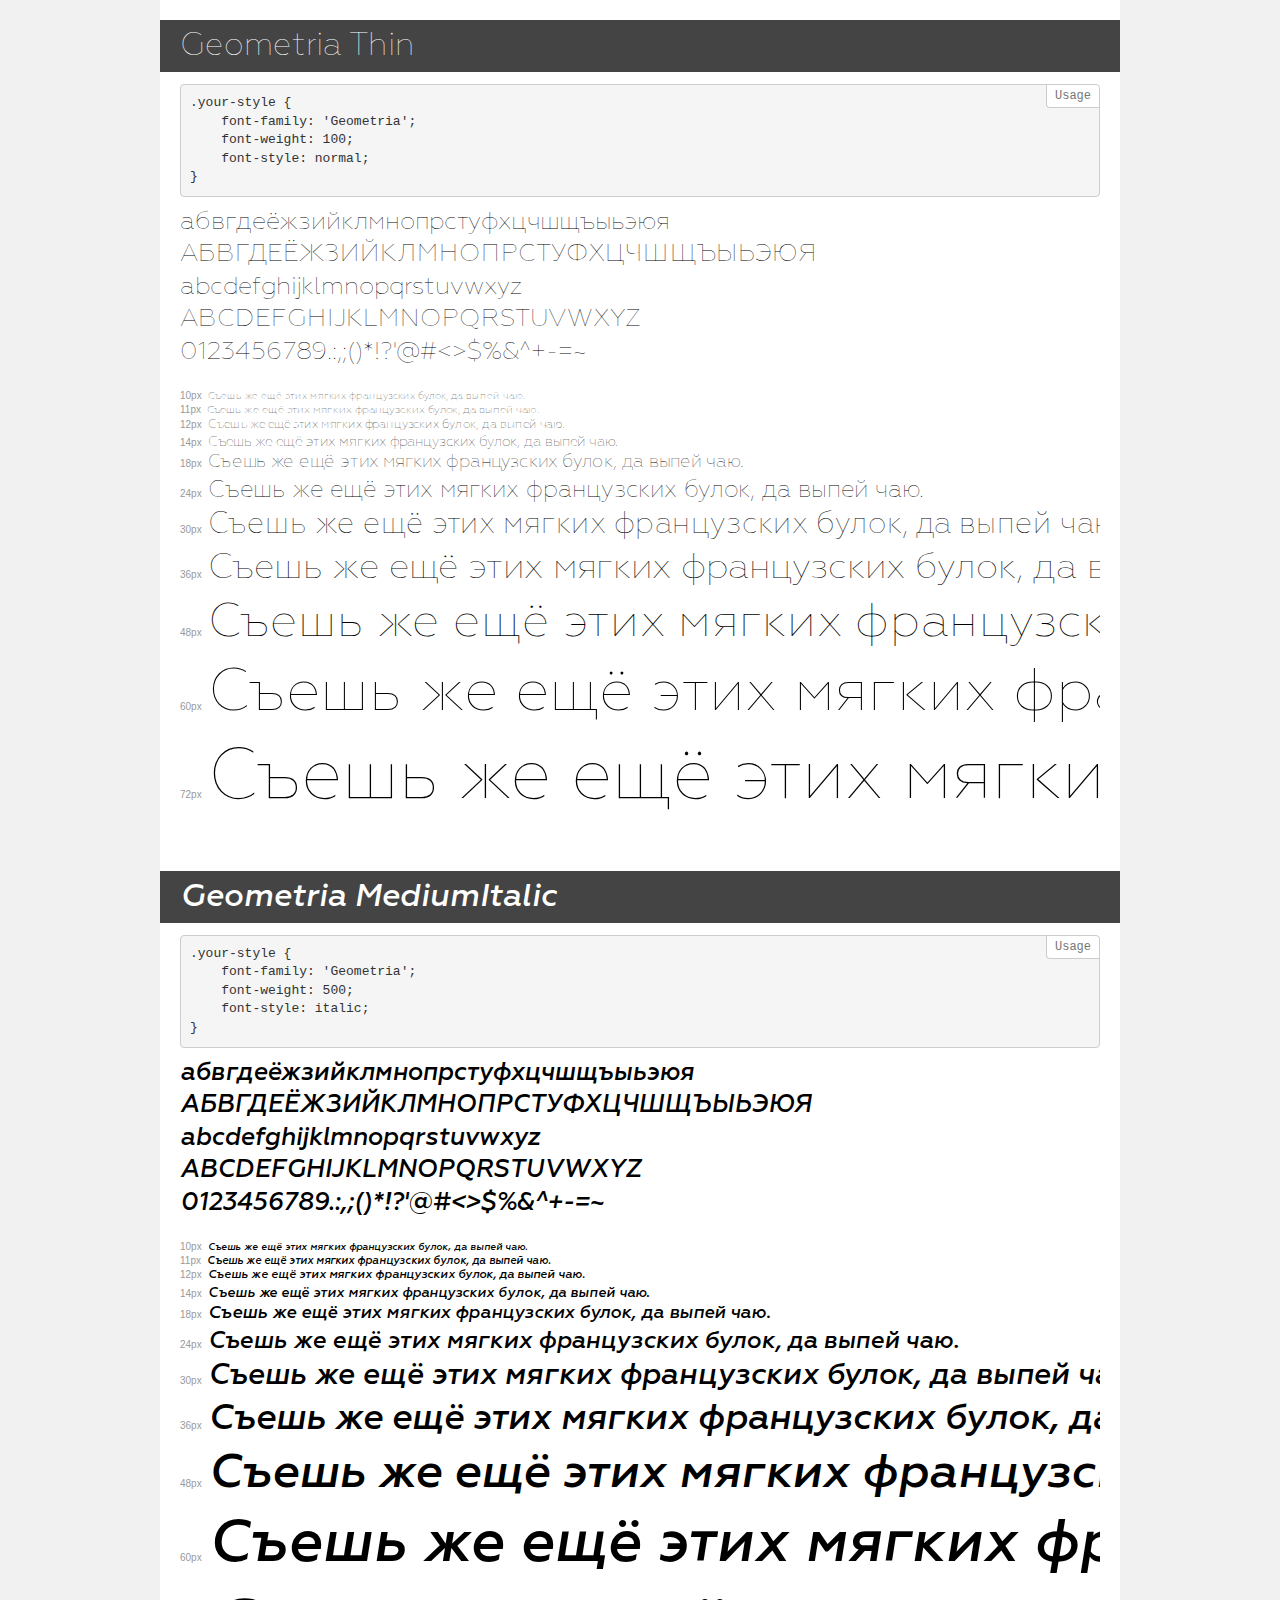
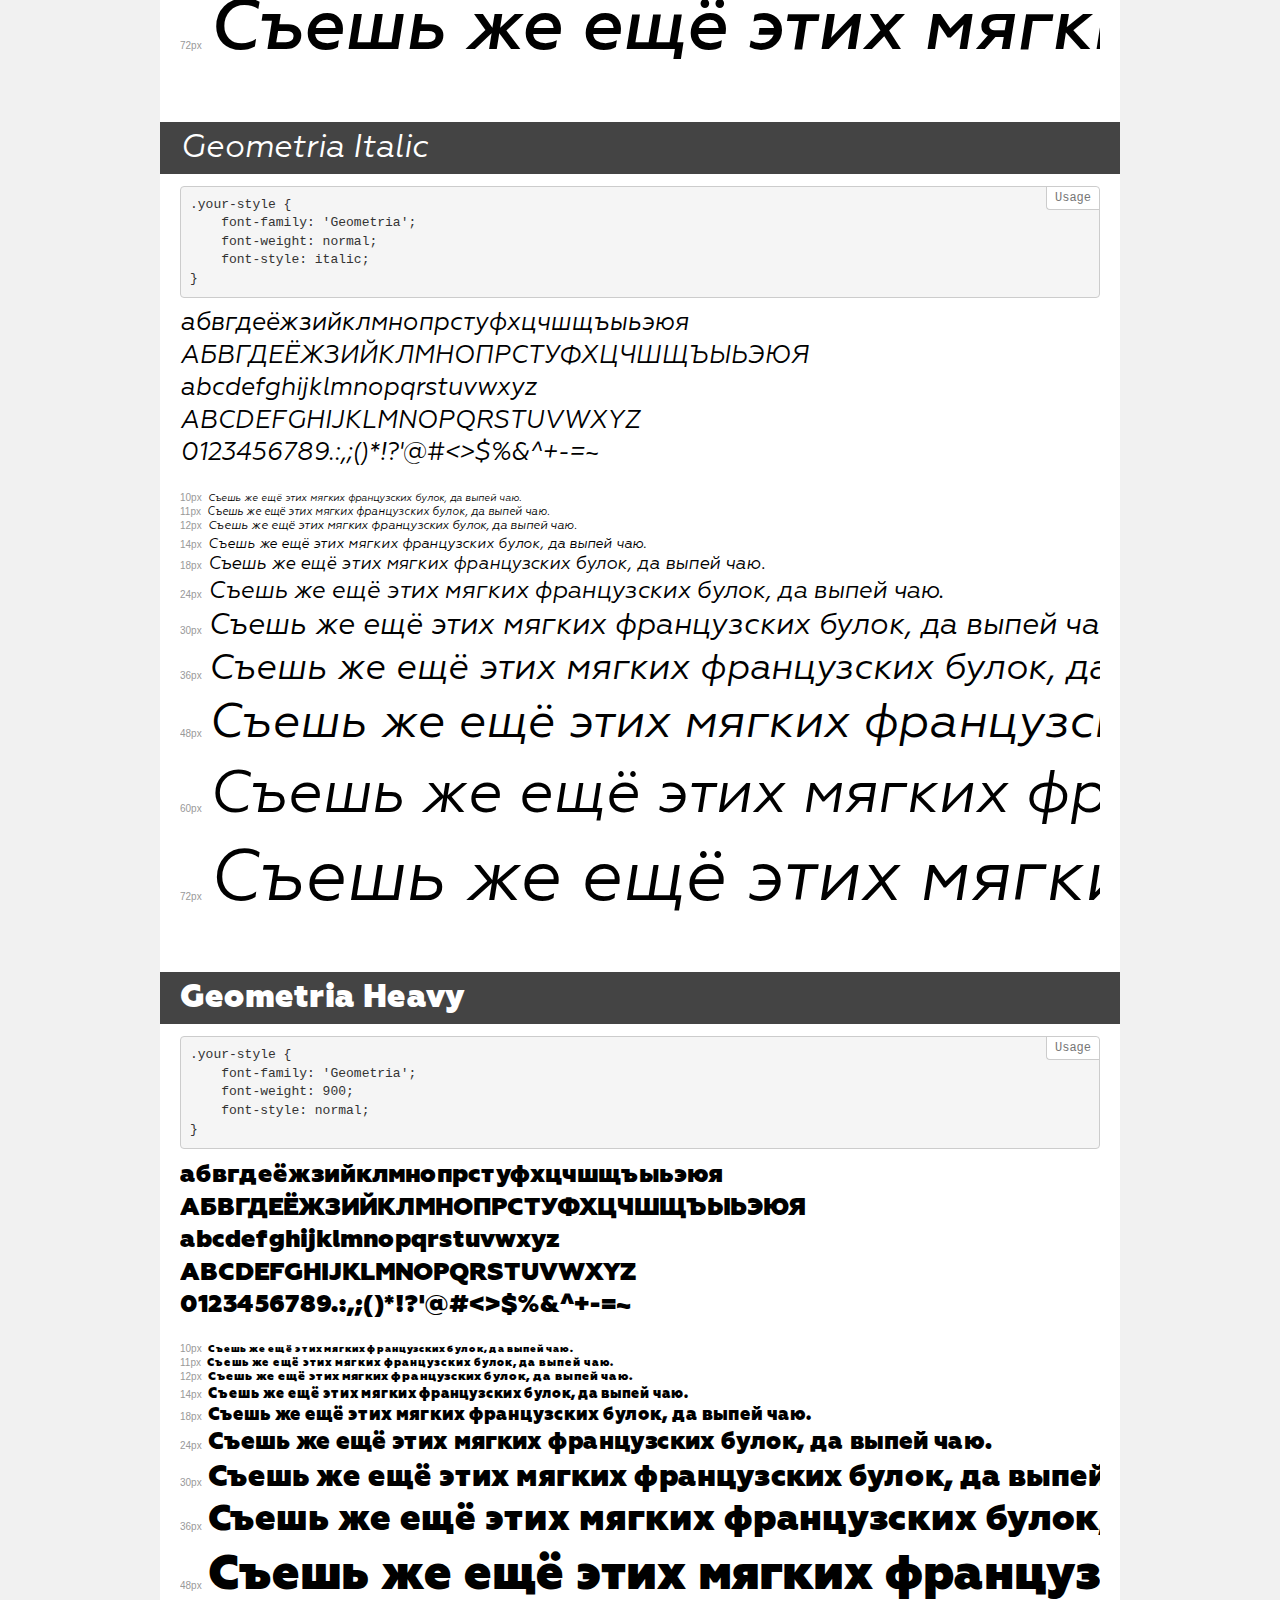
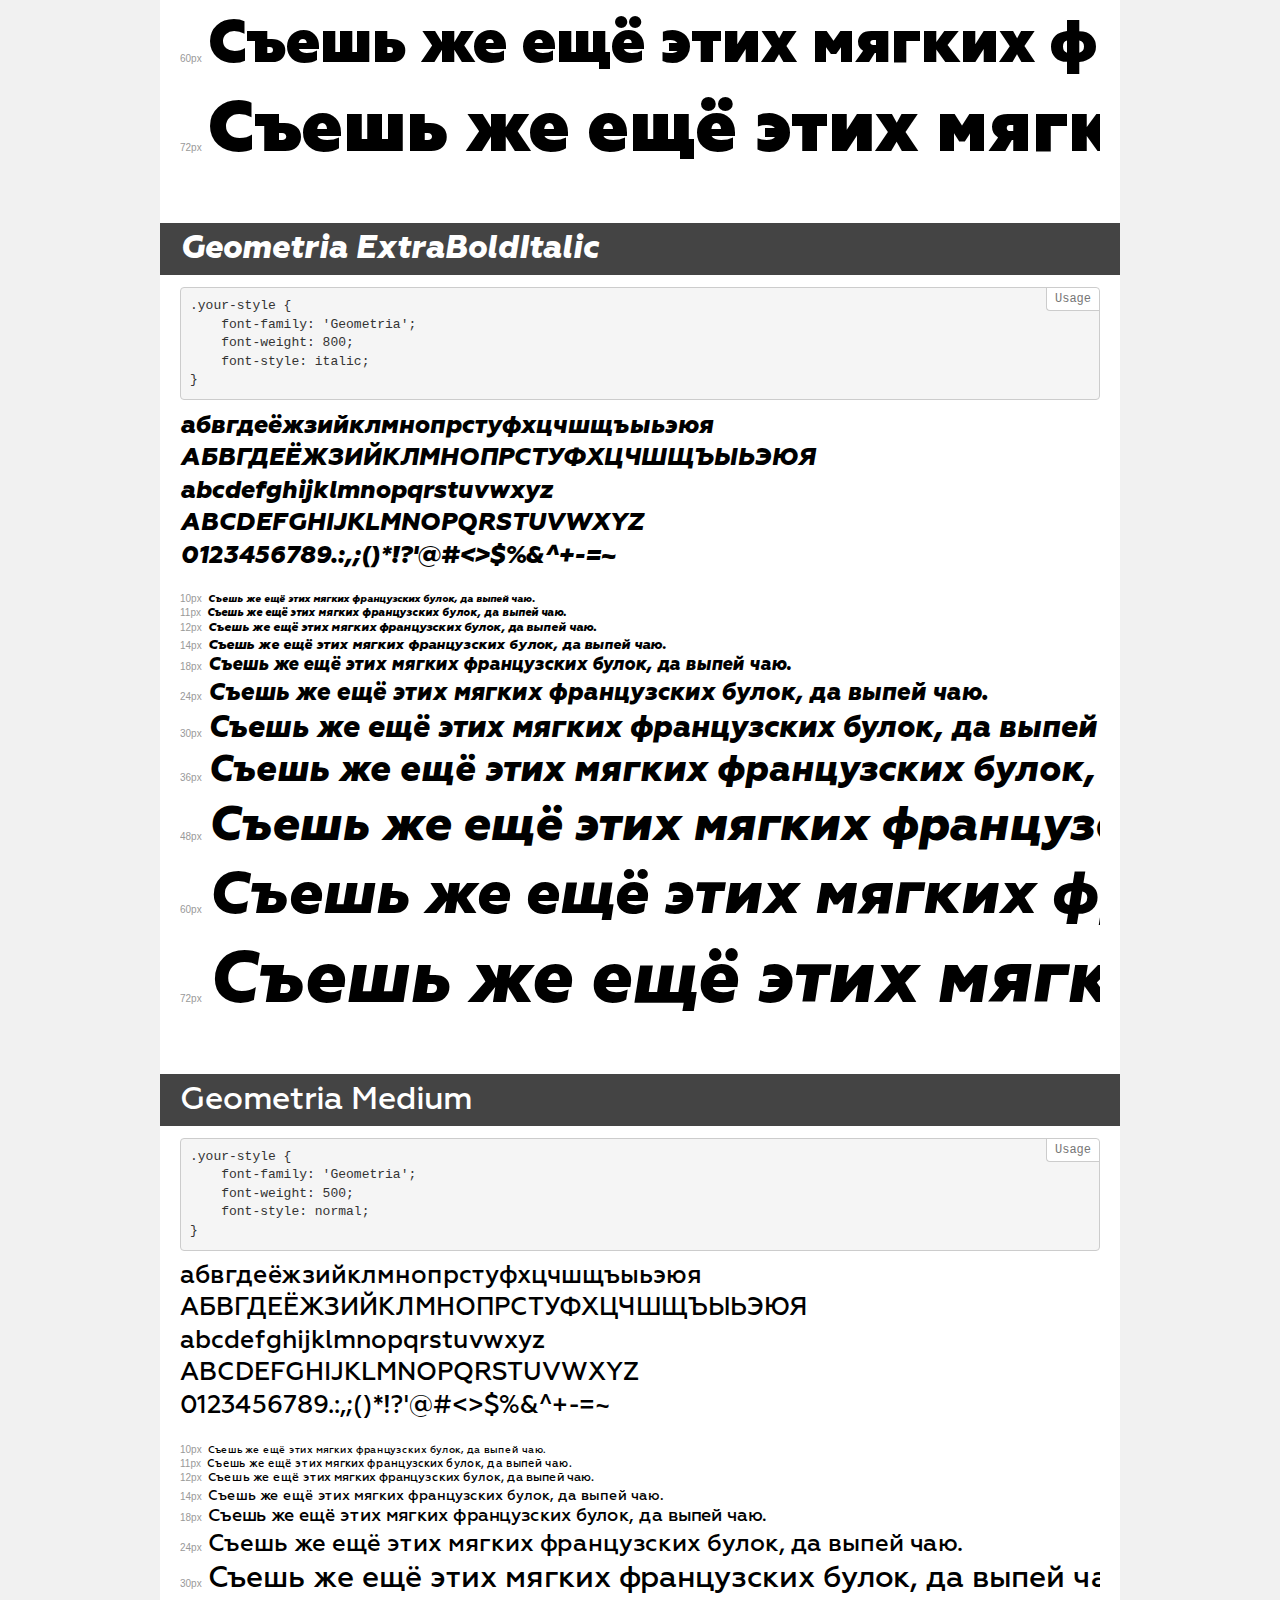
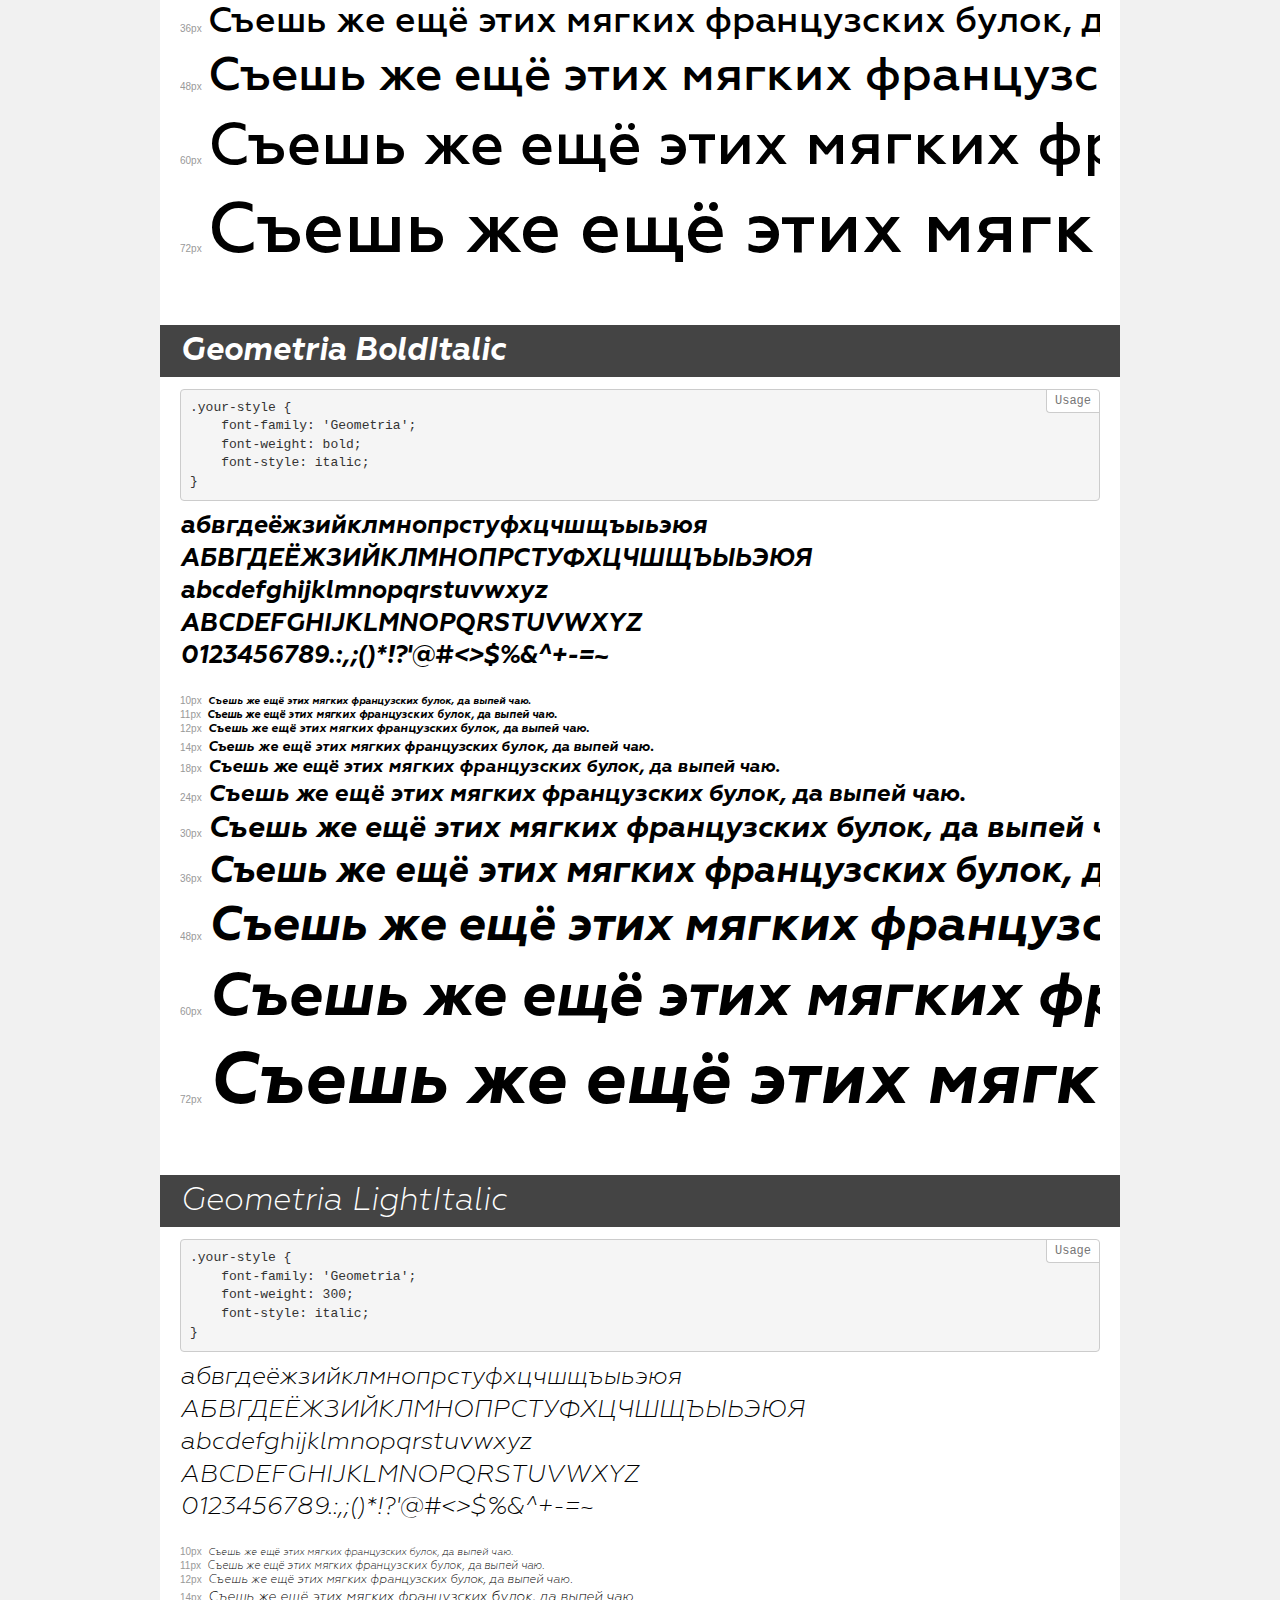
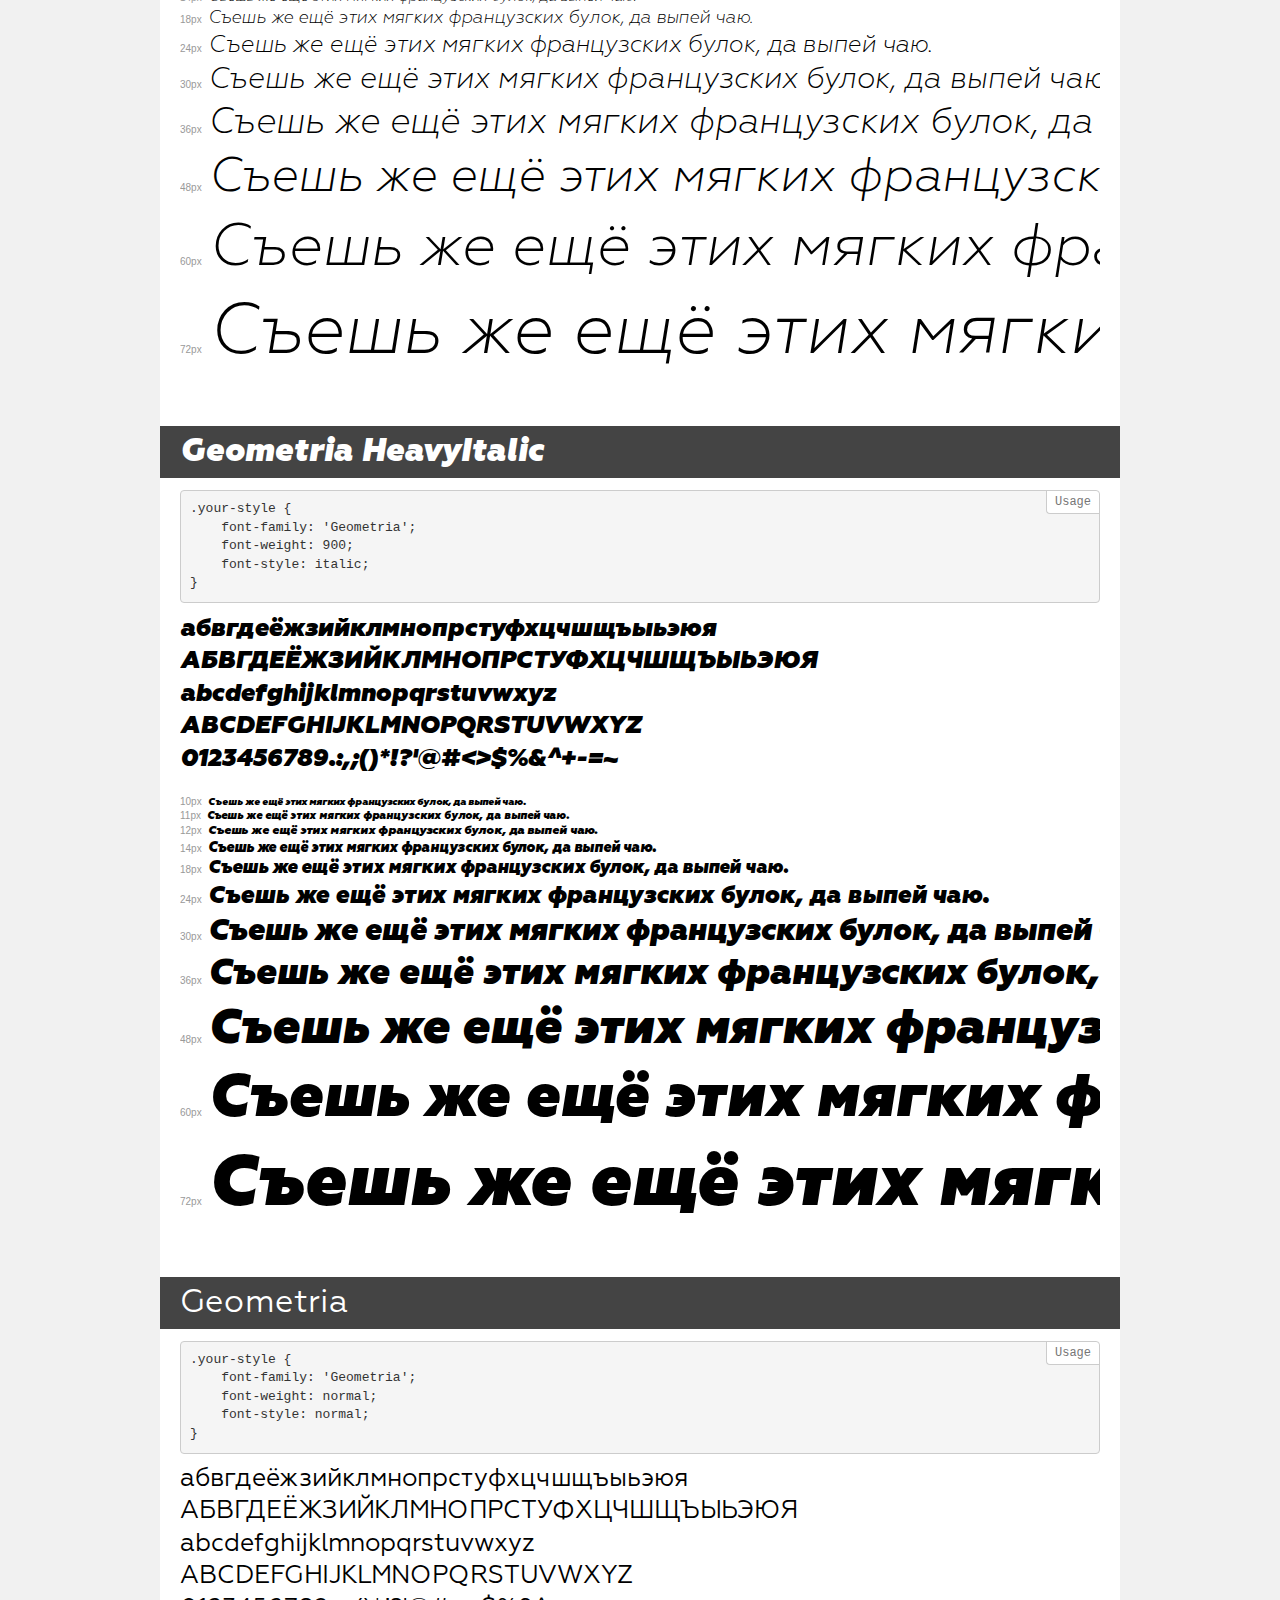
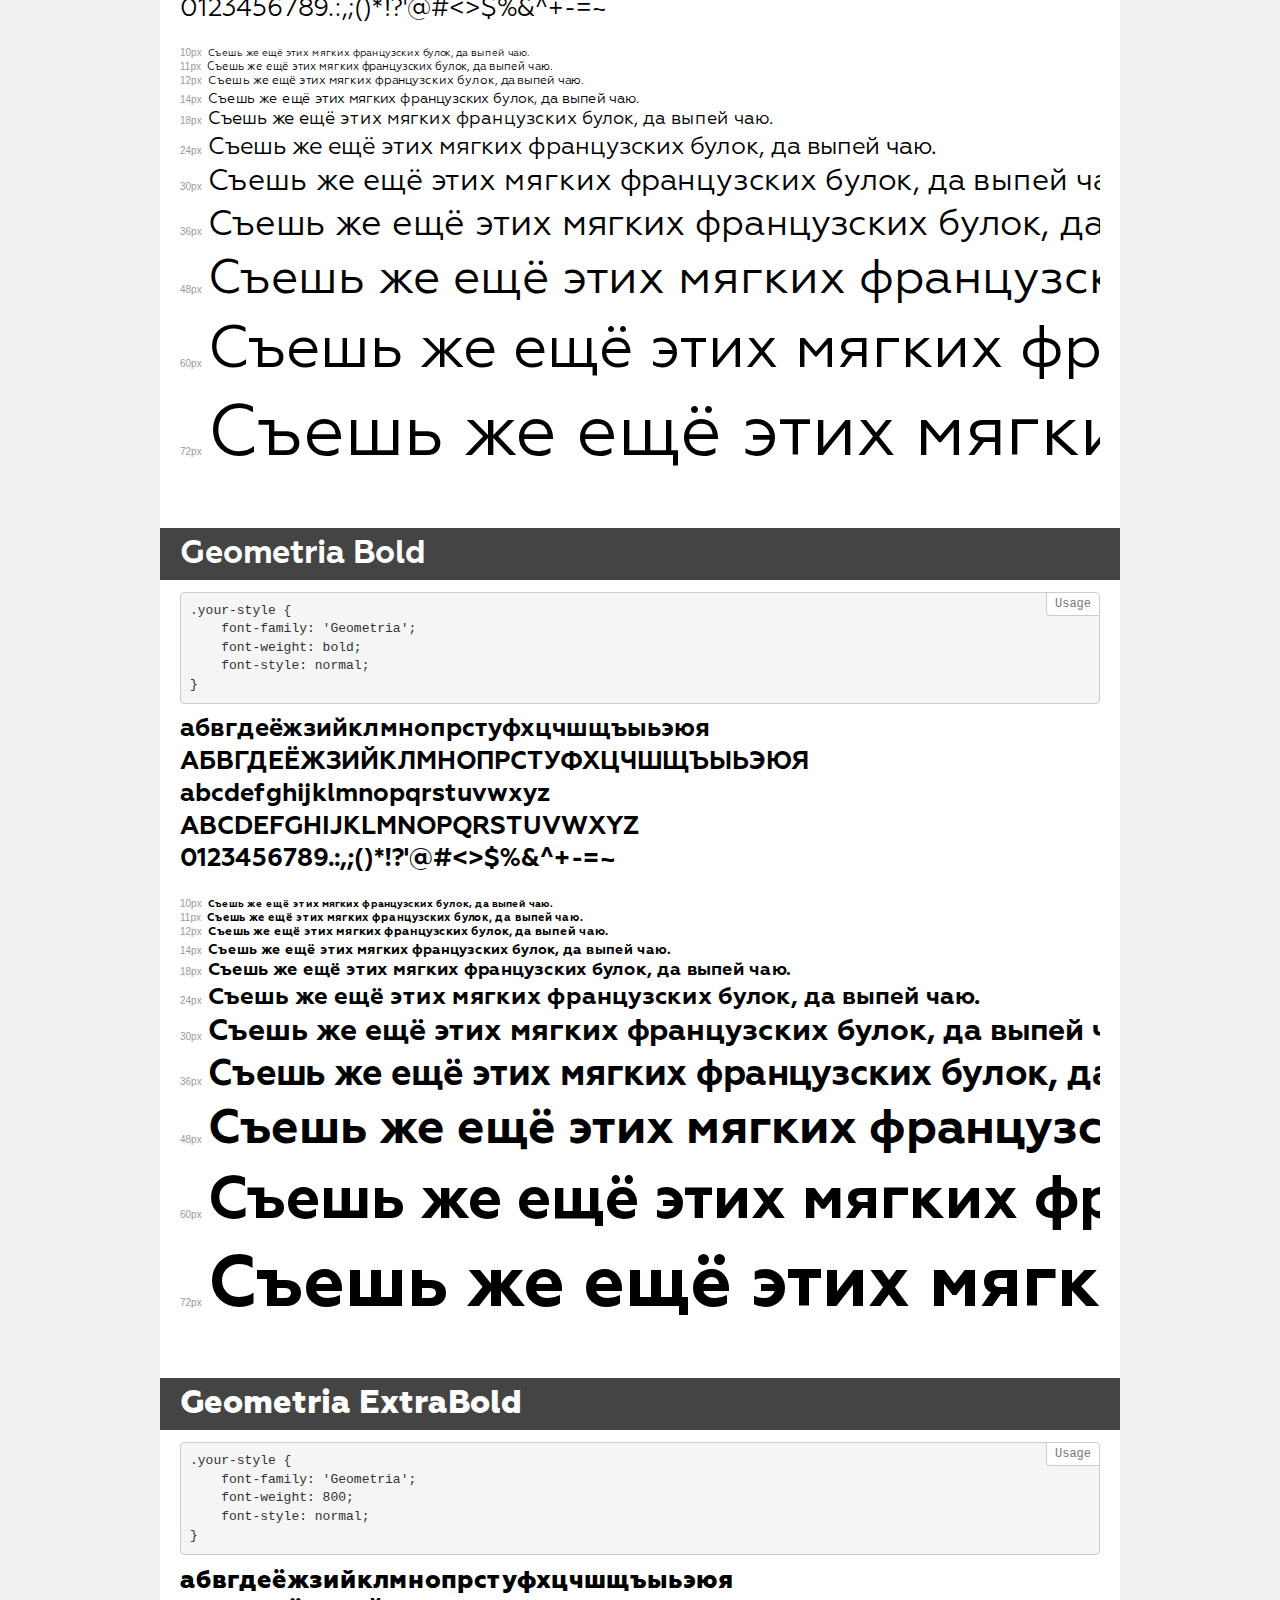
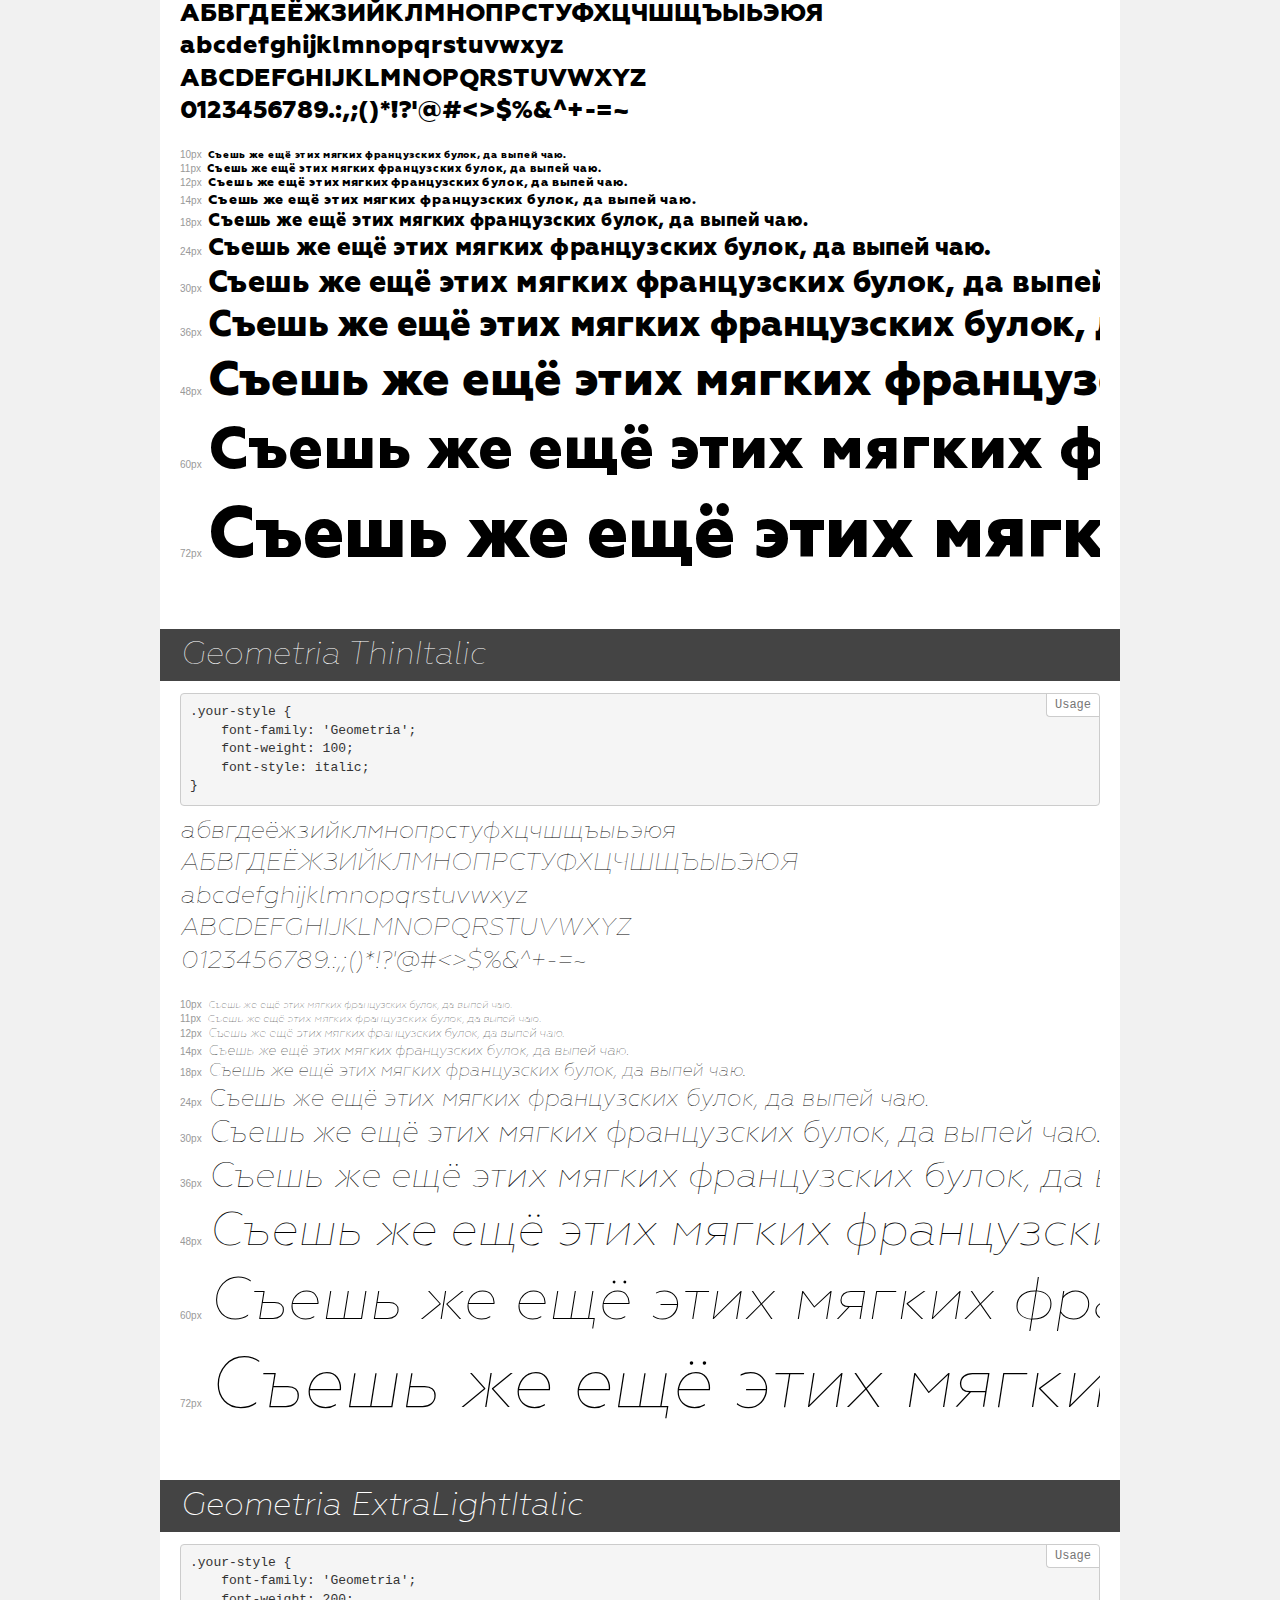
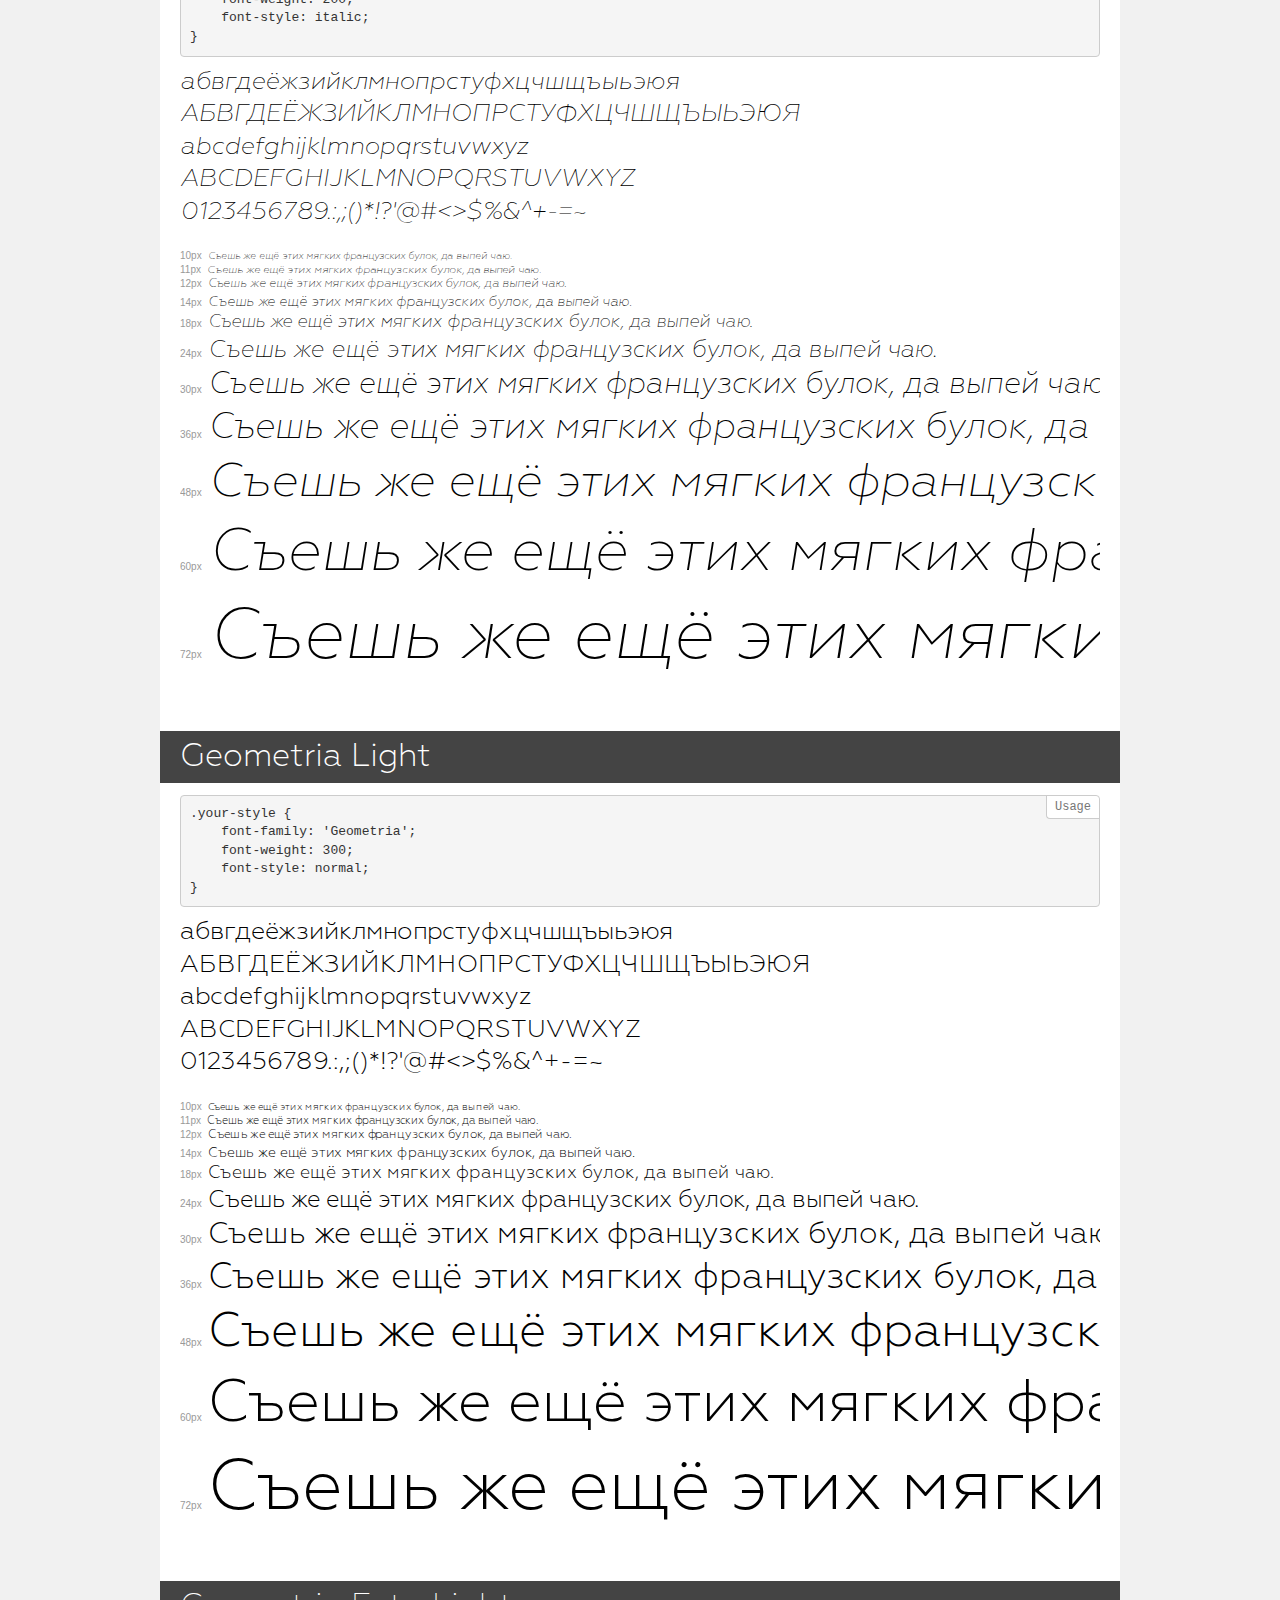
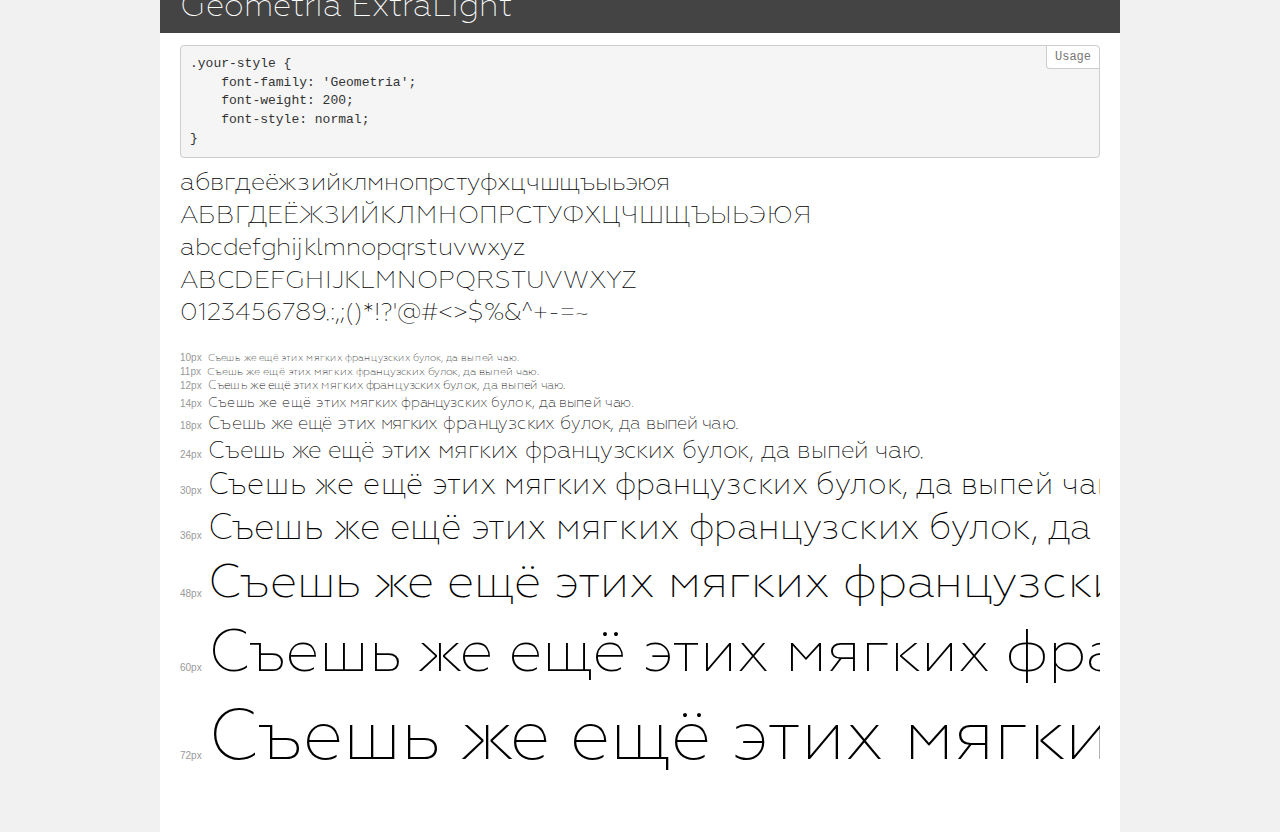
<file: fonts/demo.html>
<!DOCTYPE html>
<html>
<head>
	<meta charset="utf-8">
	<meta http-equiv="X-UA-Compatible" content="IE=edge">
	<meta name="viewport" content="width=device-width, initial-scale=1">
	<meta name="robots" content="noindex, noarchive">
	<title>Transfonter demo</title>
	<link href="stylesheet.css" rel="stylesheet">
	<style>
		/*
		http://meyerweb.com/eric/tools/css/reset/
		v2.0 | 20110126
		License: none (public domain)
		*/
		html, body, div, span, applet, object, iframe,
		h1, h2, h3, h4, h5, h6, p, blockquote, pre,
		a, abbr, acronym, address, big, cite, code,
		del, dfn, em, img, ins, kbd, q, s, samp,
		small, strike, strong, sub, sup, tt, var,
		b, u, i, center,
		dl, dt, dd, ol, ul, li,
		fieldset, form, label, legend,
		table, caption, tbody, tfoot, thead, tr, th, td,
		article, aside, canvas, details, embed,
		figure, figcaption, footer, header, hgroup,
		menu, nav, output, ruby, section, summary,
		time, mark, audio, video {
			margin: 0;
			padding: 0;
			border: 0;
			font-size: 100%;
			font: inherit;
			vertical-align: baseline;
		}
		/* HTML5 display-role reset for older browsers */
		article, aside, details, figcaption, figure,
		footer, header, hgroup, menu, nav, section {
			display: block;
		}
		body {
			line-height: 1;
		}
		ol, ul {
			list-style: none;
		}
		blockquote, q {
			quotes: none;
		}
		blockquote:before, blockquote:after,
		q:before, q:after {
			content: '';
			content: none;
		}
		table {
			border-collapse: collapse;
			border-spacing: 0;
		}
		/* common styles */
		body {
			background: #f1f1f1;
			color: #000;
		}
		.page {
			background: #fff;
			width: 920px;
			margin: 0 auto;
			padding: 20px 20px 0 20px;
			overflow: hidden;
		}
		.font-container {
			overflow-x: auto;
			overflow-y: hidden;
			margin-bottom: 40px;
			line-height: 1.3;
			white-space: nowrap;
			padding-bottom: 5px;
		}
		h1 {
			position: relative;
			background: #444;
			font-size: 32px;
			color: #fff;
			padding: 10px 20px;
			margin: 0 -20px 12px -20px;
		}
		.letters {
			font-size: 25px;
			margin-bottom: 20px;
		}
		.s10:before {
			content: '10px';
		}
		.s11:before {
			content: '11px';
		}
		.s12:before {
			content: '12px';
		}
		.s14:before {
			content: '14px';
		}
		.s18:before {
			content: '18px';
		}
		.s24:before {
			content: '24px';
		}
		.s30:before {
			content: '30px';
		}
		.s36:before {
			content: '36px';
		}
		.s48:before {
			content: '48px';
		}
		.s60:before {
			content: '60px';
		}
		.s72:before {
			content: '72px';
		}
		.s10:before, .s11:before, .s12:before, .s14:before,
		.s18:before, .s24:before, .s30:before, .s36:before,
		.s48:before, .s60:before, .s72:before {
			font-family: Arial, sans-serif;
			font-size: 10px;
			font-weight: normal;
			font-style: normal;
			color: #999;
			padding-right: 6px;
		}
		pre {
			display: block;
			position: relative;
			padding: 9px;
			margin: 0 0 10px;
			font-family: Monaco, Menlo, Consolas, "Courier New", monospace !important;
			font-size: 13px;
			line-height: 1.428571429;
			color: #333;
			font-weight: normal !important;
			font-style: normal !important;
			background-color: #f5f5f5;
			border: 1px solid #ccc;
			overflow-x: auto;
			border-radius: 4px;
		}
		pre:after {
			display: block;
			position: absolute;
			right: 0;
			top: 0;
			content: 'Usage';
			line-height: 1;
			padding: 5px 8px;
			font-size: 12px;
			color: #767676;
			background-color: #fff;
			border: 1px solid #ccc;
			border-right: none;
			border-top: none;
			border-radius: 0 4px 0 4px;
			z-index: 10;
		}
		/* responsive */
		@media (max-width: 959px) {
			.page {
				width: auto;
				margin: 0;
			}
		}
	</style>
</head>
<body>
<div class="page">
	<div class="demo" style="font-family: 'Geometria'; font-weight: 100; font-style: normal;">
		<h1>Geometria Thin</h1>
		<pre>.your-style {
    font-family: 'Geometria';
    font-weight: 100;
    font-style: normal;
}</pre>
		<div class="font-container">
			<p class="letters">
				абвгдеёжзийклмнопрстуфхцчшщъыьэюя <br />
				АБВГДЕЁЖЗИЙКЛМНОПРСТУФХЦЧШЩЪЫЬЭЮЯ <br />
				abcdefghijklmnopqrstuvwxyz <br />
				ABCDEFGHIJKLMNOPQRSTUVWXYZ <br />				0123456789.:,;()*!?'@#<>$%&^+-=~
			</p>
			<p class="s10" style="font-size: 10px;">Съешь же ещё этих мягких французских булок, да выпей чаю.</p>
			<p class="s11" style="font-size: 11px;">Съешь же ещё этих мягких французских булок, да выпей чаю.</p>
			<p class="s12" style="font-size: 12px;">Съешь же ещё этих мягких французских булок, да выпей чаю.</p>
			<p class="s14" style="font-size: 14px;">Съешь же ещё этих мягких французских булок, да выпей чаю.</p>
			<p class="s18" style="font-size: 18px;">Съешь же ещё этих мягких французских булок, да выпей чаю.</p>
			<p class="s24" style="font-size: 24px;">Съешь же ещё этих мягких французских булок, да выпей чаю.</p>
			<p class="s30" style="font-size: 30px;">Съешь же ещё этих мягких французских булок, да выпей чаю.</p>
			<p class="s36" style="font-size: 36px;">Съешь же ещё этих мягких французских булок, да выпей чаю.</p>
			<p class="s48" style="font-size: 48px;">Съешь же ещё этих мягких французских булок, да выпей чаю.</p>
			<p class="s60" style="font-size: 60px;">Съешь же ещё этих мягких французских булок, да выпей чаю.</p>
			<p class="s72" style="font-size: 72px;">Съешь же ещё этих мягких французских булок, да выпей чаю.</p>
		</div>
	</div>
	<div class="demo" style="font-family: 'Geometria'; font-weight: 500; font-style: italic;">
		<h1>Geometria MediumItalic</h1>
		<pre>.your-style {
    font-family: 'Geometria';
    font-weight: 500;
    font-style: italic;
}</pre>
		<div class="font-container">
			<p class="letters">
				абвгдеёжзийклмнопрстуфхцчшщъыьэюя <br />
				АБВГДЕЁЖЗИЙКЛМНОПРСТУФХЦЧШЩЪЫЬЭЮЯ <br />
				abcdefghijklmnopqrstuvwxyz <br />
				ABCDEFGHIJKLMNOPQRSTUVWXYZ <br />				0123456789.:,;()*!?'@#<>$%&^+-=~
			</p>
			<p class="s10" style="font-size: 10px;">Съешь же ещё этих мягких французских булок, да выпей чаю.</p>
			<p class="s11" style="font-size: 11px;">Съешь же ещё этих мягких французских булок, да выпей чаю.</p>
			<p class="s12" style="font-size: 12px;">Съешь же ещё этих мягких французских булок, да выпей чаю.</p>
			<p class="s14" style="font-size: 14px;">Съешь же ещё этих мягких французских булок, да выпей чаю.</p>
			<p class="s18" style="font-size: 18px;">Съешь же ещё этих мягких французских булок, да выпей чаю.</p>
			<p class="s24" style="font-size: 24px;">Съешь же ещё этих мягких французских булок, да выпей чаю.</p>
			<p class="s30" style="font-size: 30px;">Съешь же ещё этих мягких французских булок, да выпей чаю.</p>
			<p class="s36" style="font-size: 36px;">Съешь же ещё этих мягких французских булок, да выпей чаю.</p>
			<p class="s48" style="font-size: 48px;">Съешь же ещё этих мягких французских булок, да выпей чаю.</p>
			<p class="s60" style="font-size: 60px;">Съешь же ещё этих мягких французских булок, да выпей чаю.</p>
			<p class="s72" style="font-size: 72px;">Съешь же ещё этих мягких французских булок, да выпей чаю.</p>
		</div>
	</div>
	<div class="demo" style="font-family: 'Geometria'; font-weight: normal; font-style: italic;">
		<h1>Geometria Italic</h1>
		<pre>.your-style {
    font-family: 'Geometria';
    font-weight: normal;
    font-style: italic;
}</pre>
		<div class="font-container">
			<p class="letters">
				абвгдеёжзийклмнопрстуфхцчшщъыьэюя <br />
				АБВГДЕЁЖЗИЙКЛМНОПРСТУФХЦЧШЩЪЫЬЭЮЯ <br />
				abcdefghijklmnopqrstuvwxyz <br />
				ABCDEFGHIJKLMNOPQRSTUVWXYZ <br />				0123456789.:,;()*!?'@#<>$%&^+-=~
			</p>
			<p class="s10" style="font-size: 10px;">Съешь же ещё этих мягких французских булок, да выпей чаю.</p>
			<p class="s11" style="font-size: 11px;">Съешь же ещё этих мягких французских булок, да выпей чаю.</p>
			<p class="s12" style="font-size: 12px;">Съешь же ещё этих мягких французских булок, да выпей чаю.</p>
			<p class="s14" style="font-size: 14px;">Съешь же ещё этих мягких французских булок, да выпей чаю.</p>
			<p class="s18" style="font-size: 18px;">Съешь же ещё этих мягких французских булок, да выпей чаю.</p>
			<p class="s24" style="font-size: 24px;">Съешь же ещё этих мягких французских булок, да выпей чаю.</p>
			<p class="s30" style="font-size: 30px;">Съешь же ещё этих мягких французских булок, да выпей чаю.</p>
			<p class="s36" style="font-size: 36px;">Съешь же ещё этих мягких французских булок, да выпей чаю.</p>
			<p class="s48" style="font-size: 48px;">Съешь же ещё этих мягких французских булок, да выпей чаю.</p>
			<p class="s60" style="font-size: 60px;">Съешь же ещё этих мягких французских булок, да выпей чаю.</p>
			<p class="s72" style="font-size: 72px;">Съешь же ещё этих мягких французских булок, да выпей чаю.</p>
		</div>
	</div>
	<div class="demo" style="font-family: 'Geometria'; font-weight: 900; font-style: normal;">
		<h1>Geometria Heavy</h1>
		<pre>.your-style {
    font-family: 'Geometria';
    font-weight: 900;
    font-style: normal;
}</pre>
		<div class="font-container">
			<p class="letters">
				абвгдеёжзийклмнопрстуфхцчшщъыьэюя <br />
				АБВГДЕЁЖЗИЙКЛМНОПРСТУФХЦЧШЩЪЫЬЭЮЯ <br />
				abcdefghijklmnopqrstuvwxyz <br />
				ABCDEFGHIJKLMNOPQRSTUVWXYZ <br />				0123456789.:,;()*!?'@#<>$%&^+-=~
			</p>
			<p class="s10" style="font-size: 10px;">Съешь же ещё этих мягких французских булок, да выпей чаю.</p>
			<p class="s11" style="font-size: 11px;">Съешь же ещё этих мягких французских булок, да выпей чаю.</p>
			<p class="s12" style="font-size: 12px;">Съешь же ещё этих мягких французских булок, да выпей чаю.</p>
			<p class="s14" style="font-size: 14px;">Съешь же ещё этих мягких французских булок, да выпей чаю.</p>
			<p class="s18" style="font-size: 18px;">Съешь же ещё этих мягких французских булок, да выпей чаю.</p>
			<p class="s24" style="font-size: 24px;">Съешь же ещё этих мягких французских булок, да выпей чаю.</p>
			<p class="s30" style="font-size: 30px;">Съешь же ещё этих мягких французских булок, да выпей чаю.</p>
			<p class="s36" style="font-size: 36px;">Съешь же ещё этих мягких французских булок, да выпей чаю.</p>
			<p class="s48" style="font-size: 48px;">Съешь же ещё этих мягких французских булок, да выпей чаю.</p>
			<p class="s60" style="font-size: 60px;">Съешь же ещё этих мягких французских булок, да выпей чаю.</p>
			<p class="s72" style="font-size: 72px;">Съешь же ещё этих мягких французских булок, да выпей чаю.</p>
		</div>
	</div>
	<div class="demo" style="font-family: 'Geometria'; font-weight: 800; font-style: italic;">
		<h1>Geometria ExtraBoldItalic</h1>
		<pre>.your-style {
    font-family: 'Geometria';
    font-weight: 800;
    font-style: italic;
}</pre>
		<div class="font-container">
			<p class="letters">
				абвгдеёжзийклмнопрстуфхцчшщъыьэюя <br />
				АБВГДЕЁЖЗИЙКЛМНОПРСТУФХЦЧШЩЪЫЬЭЮЯ <br />
				abcdefghijklmnopqrstuvwxyz <br />
				ABCDEFGHIJKLMNOPQRSTUVWXYZ <br />				0123456789.:,;()*!?'@#<>$%&^+-=~
			</p>
			<p class="s10" style="font-size: 10px;">Съешь же ещё этих мягких французских булок, да выпей чаю.</p>
			<p class="s11" style="font-size: 11px;">Съешь же ещё этих мягких французских булок, да выпей чаю.</p>
			<p class="s12" style="font-size: 12px;">Съешь же ещё этих мягких французских булок, да выпей чаю.</p>
			<p class="s14" style="font-size: 14px;">Съешь же ещё этих мягких французских булок, да выпей чаю.</p>
			<p class="s18" style="font-size: 18px;">Съешь же ещё этих мягких французских булок, да выпей чаю.</p>
			<p class="s24" style="font-size: 24px;">Съешь же ещё этих мягких французских булок, да выпей чаю.</p>
			<p class="s30" style="font-size: 30px;">Съешь же ещё этих мягких французских булок, да выпей чаю.</p>
			<p class="s36" style="font-size: 36px;">Съешь же ещё этих мягких французских булок, да выпей чаю.</p>
			<p class="s48" style="font-size: 48px;">Съешь же ещё этих мягких французских булок, да выпей чаю.</p>
			<p class="s60" style="font-size: 60px;">Съешь же ещё этих мягких французских булок, да выпей чаю.</p>
			<p class="s72" style="font-size: 72px;">Съешь же ещё этих мягких французских булок, да выпей чаю.</p>
		</div>
	</div>
	<div class="demo" style="font-family: 'Geometria'; font-weight: 500; font-style: normal;">
		<h1>Geometria Medium</h1>
		<pre>.your-style {
    font-family: 'Geometria';
    font-weight: 500;
    font-style: normal;
}</pre>
		<div class="font-container">
			<p class="letters">
				абвгдеёжзийклмнопрстуфхцчшщъыьэюя <br />
				АБВГДЕЁЖЗИЙКЛМНОПРСТУФХЦЧШЩЪЫЬЭЮЯ <br />
				abcdefghijklmnopqrstuvwxyz <br />
				ABCDEFGHIJKLMNOPQRSTUVWXYZ <br />				0123456789.:,;()*!?'@#<>$%&^+-=~
			</p>
			<p class="s10" style="font-size: 10px;">Съешь же ещё этих мягких французских булок, да выпей чаю.</p>
			<p class="s11" style="font-size: 11px;">Съешь же ещё этих мягких французских булок, да выпей чаю.</p>
			<p class="s12" style="font-size: 12px;">Съешь же ещё этих мягких французских булок, да выпей чаю.</p>
			<p class="s14" style="font-size: 14px;">Съешь же ещё этих мягких французских булок, да выпей чаю.</p>
			<p class="s18" style="font-size: 18px;">Съешь же ещё этих мягких французских булок, да выпей чаю.</p>
			<p class="s24" style="font-size: 24px;">Съешь же ещё этих мягких французских булок, да выпей чаю.</p>
			<p class="s30" style="font-size: 30px;">Съешь же ещё этих мягких французских булок, да выпей чаю.</p>
			<p class="s36" style="font-size: 36px;">Съешь же ещё этих мягких французских булок, да выпей чаю.</p>
			<p class="s48" style="font-size: 48px;">Съешь же ещё этих мягких французских булок, да выпей чаю.</p>
			<p class="s60" style="font-size: 60px;">Съешь же ещё этих мягких французских булок, да выпей чаю.</p>
			<p class="s72" style="font-size: 72px;">Съешь же ещё этих мягких французских булок, да выпей чаю.</p>
		</div>
	</div>
	<div class="demo" style="font-family: 'Geometria'; font-weight: bold; font-style: italic;">
		<h1>Geometria BoldItalic</h1>
		<pre>.your-style {
    font-family: 'Geometria';
    font-weight: bold;
    font-style: italic;
}</pre>
		<div class="font-container">
			<p class="letters">
				абвгдеёжзийклмнопрстуфхцчшщъыьэюя <br />
				АБВГДЕЁЖЗИЙКЛМНОПРСТУФХЦЧШЩЪЫЬЭЮЯ <br />
				abcdefghijklmnopqrstuvwxyz <br />
				ABCDEFGHIJKLMNOPQRSTUVWXYZ <br />				0123456789.:,;()*!?'@#<>$%&^+-=~
			</p>
			<p class="s10" style="font-size: 10px;">Съешь же ещё этих мягких французских булок, да выпей чаю.</p>
			<p class="s11" style="font-size: 11px;">Съешь же ещё этих мягких французских булок, да выпей чаю.</p>
			<p class="s12" style="font-size: 12px;">Съешь же ещё этих мягких французских булок, да выпей чаю.</p>
			<p class="s14" style="font-size: 14px;">Съешь же ещё этих мягких французских булок, да выпей чаю.</p>
			<p class="s18" style="font-size: 18px;">Съешь же ещё этих мягких французских булок, да выпей чаю.</p>
			<p class="s24" style="font-size: 24px;">Съешь же ещё этих мягких французских булок, да выпей чаю.</p>
			<p class="s30" style="font-size: 30px;">Съешь же ещё этих мягких французских булок, да выпей чаю.</p>
			<p class="s36" style="font-size: 36px;">Съешь же ещё этих мягких французских булок, да выпей чаю.</p>
			<p class="s48" style="font-size: 48px;">Съешь же ещё этих мягких французских булок, да выпей чаю.</p>
			<p class="s60" style="font-size: 60px;">Съешь же ещё этих мягких французских булок, да выпей чаю.</p>
			<p class="s72" style="font-size: 72px;">Съешь же ещё этих мягких французских булок, да выпей чаю.</p>
		</div>
	</div>
	<div class="demo" style="font-family: 'Geometria'; font-weight: 300; font-style: italic;">
		<h1>Geometria LightItalic</h1>
		<pre>.your-style {
    font-family: 'Geometria';
    font-weight: 300;
    font-style: italic;
}</pre>
		<div class="font-container">
			<p class="letters">
				абвгдеёжзийклмнопрстуфхцчшщъыьэюя <br />
				АБВГДЕЁЖЗИЙКЛМНОПРСТУФХЦЧШЩЪЫЬЭЮЯ <br />
				abcdefghijklmnopqrstuvwxyz <br />
				ABCDEFGHIJKLMNOPQRSTUVWXYZ <br />				0123456789.:,;()*!?'@#<>$%&^+-=~
			</p>
			<p class="s10" style="font-size: 10px;">Съешь же ещё этих мягких французских булок, да выпей чаю.</p>
			<p class="s11" style="font-size: 11px;">Съешь же ещё этих мягких французских булок, да выпей чаю.</p>
			<p class="s12" style="font-size: 12px;">Съешь же ещё этих мягких французских булок, да выпей чаю.</p>
			<p class="s14" style="font-size: 14px;">Съешь же ещё этих мягких французских булок, да выпей чаю.</p>
			<p class="s18" style="font-size: 18px;">Съешь же ещё этих мягких французских булок, да выпей чаю.</p>
			<p class="s24" style="font-size: 24px;">Съешь же ещё этих мягких французских булок, да выпей чаю.</p>
			<p class="s30" style="font-size: 30px;">Съешь же ещё этих мягких французских булок, да выпей чаю.</p>
			<p class="s36" style="font-size: 36px;">Съешь же ещё этих мягких французских булок, да выпей чаю.</p>
			<p class="s48" style="font-size: 48px;">Съешь же ещё этих мягких французских булок, да выпей чаю.</p>
			<p class="s60" style="font-size: 60px;">Съешь же ещё этих мягких французских булок, да выпей чаю.</p>
			<p class="s72" style="font-size: 72px;">Съешь же ещё этих мягких французских булок, да выпей чаю.</p>
		</div>
	</div>
	<div class="demo" style="font-family: 'Geometria'; font-weight: 900; font-style: italic;">
		<h1>Geometria HeavyItalic</h1>
		<pre>.your-style {
    font-family: 'Geometria';
    font-weight: 900;
    font-style: italic;
}</pre>
		<div class="font-container">
			<p class="letters">
				абвгдеёжзийклмнопрстуфхцчшщъыьэюя <br />
				АБВГДЕЁЖЗИЙКЛМНОПРСТУФХЦЧШЩЪЫЬЭЮЯ <br />
				abcdefghijklmnopqrstuvwxyz <br />
				ABCDEFGHIJKLMNOPQRSTUVWXYZ <br />				0123456789.:,;()*!?'@#<>$%&^+-=~
			</p>
			<p class="s10" style="font-size: 10px;">Съешь же ещё этих мягких французских булок, да выпей чаю.</p>
			<p class="s11" style="font-size: 11px;">Съешь же ещё этих мягких французских булок, да выпей чаю.</p>
			<p class="s12" style="font-size: 12px;">Съешь же ещё этих мягких французских булок, да выпей чаю.</p>
			<p class="s14" style="font-size: 14px;">Съешь же ещё этих мягких французских булок, да выпей чаю.</p>
			<p class="s18" style="font-size: 18px;">Съешь же ещё этих мягких французских булок, да выпей чаю.</p>
			<p class="s24" style="font-size: 24px;">Съешь же ещё этих мягких французских булок, да выпей чаю.</p>
			<p class="s30" style="font-size: 30px;">Съешь же ещё этих мягких французских булок, да выпей чаю.</p>
			<p class="s36" style="font-size: 36px;">Съешь же ещё этих мягких французских булок, да выпей чаю.</p>
			<p class="s48" style="font-size: 48px;">Съешь же ещё этих мягких французских булок, да выпей чаю.</p>
			<p class="s60" style="font-size: 60px;">Съешь же ещё этих мягких французских булок, да выпей чаю.</p>
			<p class="s72" style="font-size: 72px;">Съешь же ещё этих мягких французских булок, да выпей чаю.</p>
		</div>
	</div>
	<div class="demo" style="font-family: 'Geometria'; font-weight: normal; font-style: normal;">
		<h1>Geometria</h1>
		<pre>.your-style {
    font-family: 'Geometria';
    font-weight: normal;
    font-style: normal;
}</pre>
		<div class="font-container">
			<p class="letters">
				абвгдеёжзийклмнопрстуфхцчшщъыьэюя <br />
				АБВГДЕЁЖЗИЙКЛМНОПРСТУФХЦЧШЩЪЫЬЭЮЯ <br />
				abcdefghijklmnopqrstuvwxyz <br />
				ABCDEFGHIJKLMNOPQRSTUVWXYZ <br />				0123456789.:,;()*!?'@#<>$%&^+-=~
			</p>
			<p class="s10" style="font-size: 10px;">Съешь же ещё этих мягких французских булок, да выпей чаю.</p>
			<p class="s11" style="font-size: 11px;">Съешь же ещё этих мягких французских булок, да выпей чаю.</p>
			<p class="s12" style="font-size: 12px;">Съешь же ещё этих мягких французских булок, да выпей чаю.</p>
			<p class="s14" style="font-size: 14px;">Съешь же ещё этих мягких французских булок, да выпей чаю.</p>
			<p class="s18" style="font-size: 18px;">Съешь же ещё этих мягких французских булок, да выпей чаю.</p>
			<p class="s24" style="font-size: 24px;">Съешь же ещё этих мягких французских булок, да выпей чаю.</p>
			<p class="s30" style="font-size: 30px;">Съешь же ещё этих мягких французских булок, да выпей чаю.</p>
			<p class="s36" style="font-size: 36px;">Съешь же ещё этих мягких французских булок, да выпей чаю.</p>
			<p class="s48" style="font-size: 48px;">Съешь же ещё этих мягких французских булок, да выпей чаю.</p>
			<p class="s60" style="font-size: 60px;">Съешь же ещё этих мягких французских булок, да выпей чаю.</p>
			<p class="s72" style="font-size: 72px;">Съешь же ещё этих мягких французских булок, да выпей чаю.</p>
		</div>
	</div>
	<div class="demo" style="font-family: 'Geometria'; font-weight: bold; font-style: normal;">
		<h1>Geometria Bold</h1>
		<pre>.your-style {
    font-family: 'Geometria';
    font-weight: bold;
    font-style: normal;
}</pre>
		<div class="font-container">
			<p class="letters">
				абвгдеёжзийклмнопрстуфхцчшщъыьэюя <br />
				АБВГДЕЁЖЗИЙКЛМНОПРСТУФХЦЧШЩЪЫЬЭЮЯ <br />
				abcdefghijklmnopqrstuvwxyz <br />
				ABCDEFGHIJKLMNOPQRSTUVWXYZ <br />				0123456789.:,;()*!?'@#<>$%&^+-=~
			</p>
			<p class="s10" style="font-size: 10px;">Съешь же ещё этих мягких французских булок, да выпей чаю.</p>
			<p class="s11" style="font-size: 11px;">Съешь же ещё этих мягких французских булок, да выпей чаю.</p>
			<p class="s12" style="font-size: 12px;">Съешь же ещё этих мягких французских булок, да выпей чаю.</p>
			<p class="s14" style="font-size: 14px;">Съешь же ещё этих мягких французских булок, да выпей чаю.</p>
			<p class="s18" style="font-size: 18px;">Съешь же ещё этих мягких французских булок, да выпей чаю.</p>
			<p class="s24" style="font-size: 24px;">Съешь же ещё этих мягких французских булок, да выпей чаю.</p>
			<p class="s30" style="font-size: 30px;">Съешь же ещё этих мягких французских булок, да выпей чаю.</p>
			<p class="s36" style="font-size: 36px;">Съешь же ещё этих мягких французских булок, да выпей чаю.</p>
			<p class="s48" style="font-size: 48px;">Съешь же ещё этих мягких французских булок, да выпей чаю.</p>
			<p class="s60" style="font-size: 60px;">Съешь же ещё этих мягких французских булок, да выпей чаю.</p>
			<p class="s72" style="font-size: 72px;">Съешь же ещё этих мягких французских булок, да выпей чаю.</p>
		</div>
	</div>
	<div class="demo" style="font-family: 'Geometria'; font-weight: 800; font-style: normal;">
		<h1>Geometria ExtraBold</h1>
		<pre>.your-style {
    font-family: 'Geometria';
    font-weight: 800;
    font-style: normal;
}</pre>
		<div class="font-container">
			<p class="letters">
				абвгдеёжзийклмнопрстуфхцчшщъыьэюя <br />
				АБВГДЕЁЖЗИЙКЛМНОПРСТУФХЦЧШЩЪЫЬЭЮЯ <br />
				abcdefghijklmnopqrstuvwxyz <br />
				ABCDEFGHIJKLMNOPQRSTUVWXYZ <br />				0123456789.:,;()*!?'@#<>$%&^+-=~
			</p>
			<p class="s10" style="font-size: 10px;">Съешь же ещё этих мягких французских булок, да выпей чаю.</p>
			<p class="s11" style="font-size: 11px;">Съешь же ещё этих мягких французских булок, да выпей чаю.</p>
			<p class="s12" style="font-size: 12px;">Съешь же ещё этих мягких французских булок, да выпей чаю.</p>
			<p class="s14" style="font-size: 14px;">Съешь же ещё этих мягких французских булок, да выпей чаю.</p>
			<p class="s18" style="font-size: 18px;">Съешь же ещё этих мягких французских булок, да выпей чаю.</p>
			<p class="s24" style="font-size: 24px;">Съешь же ещё этих мягких французских булок, да выпей чаю.</p>
			<p class="s30" style="font-size: 30px;">Съешь же ещё этих мягких французских булок, да выпей чаю.</p>
			<p class="s36" style="font-size: 36px;">Съешь же ещё этих мягких французских булок, да выпей чаю.</p>
			<p class="s48" style="font-size: 48px;">Съешь же ещё этих мягких французских булок, да выпей чаю.</p>
			<p class="s60" style="font-size: 60px;">Съешь же ещё этих мягких французских булок, да выпей чаю.</p>
			<p class="s72" style="font-size: 72px;">Съешь же ещё этих мягких французских булок, да выпей чаю.</p>
		</div>
	</div>
	<div class="demo" style="font-family: 'Geometria'; font-weight: 100; font-style: italic;">
		<h1>Geometria ThinItalic</h1>
		<pre>.your-style {
    font-family: 'Geometria';
    font-weight: 100;
    font-style: italic;
}</pre>
		<div class="font-container">
			<p class="letters">
				абвгдеёжзийклмнопрстуфхцчшщъыьэюя <br />
				АБВГДЕЁЖЗИЙКЛМНОПРСТУФХЦЧШЩЪЫЬЭЮЯ <br />
				abcdefghijklmnopqrstuvwxyz <br />
				ABCDEFGHIJKLMNOPQRSTUVWXYZ <br />				0123456789.:,;()*!?'@#<>$%&^+-=~
			</p>
			<p class="s10" style="font-size: 10px;">Съешь же ещё этих мягких французских булок, да выпей чаю.</p>
			<p class="s11" style="font-size: 11px;">Съешь же ещё этих мягких французских булок, да выпей чаю.</p>
			<p class="s12" style="font-size: 12px;">Съешь же ещё этих мягких французских булок, да выпей чаю.</p>
			<p class="s14" style="font-size: 14px;">Съешь же ещё этих мягких французских булок, да выпей чаю.</p>
			<p class="s18" style="font-size: 18px;">Съешь же ещё этих мягких французских булок, да выпей чаю.</p>
			<p class="s24" style="font-size: 24px;">Съешь же ещё этих мягких французских булок, да выпей чаю.</p>
			<p class="s30" style="font-size: 30px;">Съешь же ещё этих мягких французских булок, да выпей чаю.</p>
			<p class="s36" style="font-size: 36px;">Съешь же ещё этих мягких французских булок, да выпей чаю.</p>
			<p class="s48" style="font-size: 48px;">Съешь же ещё этих мягких французских булок, да выпей чаю.</p>
			<p class="s60" style="font-size: 60px;">Съешь же ещё этих мягких французских булок, да выпей чаю.</p>
			<p class="s72" style="font-size: 72px;">Съешь же ещё этих мягких французских булок, да выпей чаю.</p>
		</div>
	</div>
	<div class="demo" style="font-family: 'Geometria'; font-weight: 200; font-style: italic;">
		<h1>Geometria ExtraLightItalic</h1>
		<pre>.your-style {
    font-family: 'Geometria';
    font-weight: 200;
    font-style: italic;
}</pre>
		<div class="font-container">
			<p class="letters">
				абвгдеёжзийклмнопрстуфхцчшщъыьэюя <br />
				АБВГДЕЁЖЗИЙКЛМНОПРСТУФХЦЧШЩЪЫЬЭЮЯ <br />
				abcdefghijklmnopqrstuvwxyz <br />
				ABCDEFGHIJKLMNOPQRSTUVWXYZ <br />				0123456789.:,;()*!?'@#<>$%&^+-=~
			</p>
			<p class="s10" style="font-size: 10px;">Съешь же ещё этих мягких французских булок, да выпей чаю.</p>
			<p class="s11" style="font-size: 11px;">Съешь же ещё этих мягких французских булок, да выпей чаю.</p>
			<p class="s12" style="font-size: 12px;">Съешь же ещё этих мягких французских булок, да выпей чаю.</p>
			<p class="s14" style="font-size: 14px;">Съешь же ещё этих мягких французских булок, да выпей чаю.</p>
			<p class="s18" style="font-size: 18px;">Съешь же ещё этих мягких французских булок, да выпей чаю.</p>
			<p class="s24" style="font-size: 24px;">Съешь же ещё этих мягких французских булок, да выпей чаю.</p>
			<p class="s30" style="font-size: 30px;">Съешь же ещё этих мягких французских булок, да выпей чаю.</p>
			<p class="s36" style="font-size: 36px;">Съешь же ещё этих мягких французских булок, да выпей чаю.</p>
			<p class="s48" style="font-size: 48px;">Съешь же ещё этих мягких французских булок, да выпей чаю.</p>
			<p class="s60" style="font-size: 60px;">Съешь же ещё этих мягких французских булок, да выпей чаю.</p>
			<p class="s72" style="font-size: 72px;">Съешь же ещё этих мягких французских булок, да выпей чаю.</p>
		</div>
	</div>
	<div class="demo" style="font-family: 'Geometria'; font-weight: 300; font-style: normal;">
		<h1>Geometria Light</h1>
		<pre>.your-style {
    font-family: 'Geometria';
    font-weight: 300;
    font-style: normal;
}</pre>
		<div class="font-container">
			<p class="letters">
				абвгдеёжзийклмнопрстуфхцчшщъыьэюя <br />
				АБВГДЕЁЖЗИЙКЛМНОПРСТУФХЦЧШЩЪЫЬЭЮЯ <br />
				abcdefghijklmnopqrstuvwxyz <br />
				ABCDEFGHIJKLMNOPQRSTUVWXYZ <br />				0123456789.:,;()*!?'@#<>$%&^+-=~
			</p>
			<p class="s10" style="font-size: 10px;">Съешь же ещё этих мягких французских булок, да выпей чаю.</p>
			<p class="s11" style="font-size: 11px;">Съешь же ещё этих мягких французских булок, да выпей чаю.</p>
			<p class="s12" style="font-size: 12px;">Съешь же ещё этих мягких французских булок, да выпей чаю.</p>
			<p class="s14" style="font-size: 14px;">Съешь же ещё этих мягких французских булок, да выпей чаю.</p>
			<p class="s18" style="font-size: 18px;">Съешь же ещё этих мягких французских булок, да выпей чаю.</p>
			<p class="s24" style="font-size: 24px;">Съешь же ещё этих мягких французских булок, да выпей чаю.</p>
			<p class="s30" style="font-size: 30px;">Съешь же ещё этих мягких французских булок, да выпей чаю.</p>
			<p class="s36" style="font-size: 36px;">Съешь же ещё этих мягких французских булок, да выпей чаю.</p>
			<p class="s48" style="font-size: 48px;">Съешь же ещё этих мягких французских булок, да выпей чаю.</p>
			<p class="s60" style="font-size: 60px;">Съешь же ещё этих мягких французских булок, да выпей чаю.</p>
			<p class="s72" style="font-size: 72px;">Съешь же ещё этих мягких французских булок, да выпей чаю.</p>
		</div>
	</div>
	<div class="demo" style="font-family: 'Geometria'; font-weight: 200; font-style: normal;">
		<h1>Geometria ExtraLight</h1>
		<pre>.your-style {
    font-family: 'Geometria';
    font-weight: 200;
    font-style: normal;
}</pre>
		<div class="font-container">
			<p class="letters">
				абвгдеёжзийклмнопрстуфхцчшщъыьэюя <br />
				АБВГДЕЁЖЗИЙКЛМНОПРСТУФХЦЧШЩЪЫЬЭЮЯ <br />
				abcdefghijklmnopqrstuvwxyz <br />
				ABCDEFGHIJKLMNOPQRSTUVWXYZ <br />				0123456789.:,;()*!?'@#<>$%&^+-=~
			</p>
			<p class="s10" style="font-size: 10px;">Съешь же ещё этих мягких французских булок, да выпей чаю.</p>
			<p class="s11" style="font-size: 11px;">Съешь же ещё этих мягких французских булок, да выпей чаю.</p>
			<p class="s12" style="font-size: 12px;">Съешь же ещё этих мягких французских булок, да выпей чаю.</p>
			<p class="s14" style="font-size: 14px;">Съешь же ещё этих мягких французских булок, да выпей чаю.</p>
			<p class="s18" style="font-size: 18px;">Съешь же ещё этих мягких французских булок, да выпей чаю.</p>
			<p class="s24" style="font-size: 24px;">Съешь же ещё этих мягких французских булок, да выпей чаю.</p>
			<p class="s30" style="font-size: 30px;">Съешь же ещё этих мягких французских булок, да выпей чаю.</p>
			<p class="s36" style="font-size: 36px;">Съешь же ещё этих мягких французских булок, да выпей чаю.</p>
			<p class="s48" style="font-size: 48px;">Съешь же ещё этих мягких французских булок, да выпей чаю.</p>
			<p class="s60" style="font-size: 60px;">Съешь же ещё этих мягких французских булок, да выпей чаю.</p>
			<p class="s72" style="font-size: 72px;">Съешь же ещё этих мягких французских булок, да выпей чаю.</p>
		</div>
	</div>
</div>
</body>
</html>
</file>
<file: project-6/css/app.min(992).css>
@font-face{font-family:Muli-SemiBold;src:local("Muli-SemiBold"),url(../fonts/Muli/Muli-SemiBold/Muli-SemiBold.woff) format("truetype")}@font-face{font-family:Muli-Bold;src:local("Muli-Bold"),url(../fonts/Muli/Muli-Bold/Muli-Bold.woff) format("truetype")}@font-face{font-family:Muli-Regular;src:local("Muli-Regular"),url(../fonts/Muli/Muli-Regular/Muli-Regular.woff) format("truetype")}@font-face{font-family:Muli-ExtraBold;src:local("Muli-ExtraBold"),url(../fonts/Muli/Muli-ExtraBold/Muli-ExtraBold.woff) format("truetype")}@font-face{font-family:Muli-Light;src:local("Muli-Light"),url(../fonts/Muli/Muli-Light/Muli-Light.woff) format("truetype")}@font-face{font-family:Oswald-Bold;src:local("Oswald-Bold"),url(../fonts/Oswald-Bold/Oswald-Bold.woff) format("truetype")}@font-face{font-family:Oswald-Regular;src:local("Oswald-Regular"),url(../fonts/Oswald-Regular/Oswald-Regular.woff) format("truetype")}@font-face{font-family:Oswald-Light;src:local("Oswald-Light"),url(../fonts/Oswald-Light/Oswald-Light.woff) format("truetype")}::-webkit-input-placeholder{color:#666}::-moz-placeholder{color:#666}:-ms-input-placeholder{color:#666}::-ms-input-placeholder{color:#666}::placeholder{color:#666}::-moz-selection{background-color:orange;color:#fff}::selection{background-color:orange;color:#fff}input,textarea{outline:0}input:focus:required:invalid,textarea:focus:required:invalid{border-color:red}input:required:valid,textarea:required:valid{border-color:green}.disable-hover{pointer-events:none!important}body{font:16px Muli-Light,sans-serif;min-width:320px;margin:0;position:relative;line-height:1.65;overflow-x:hidden}button{-webkit-tap-highlight-color:transparent}button::-moz-focus-inner{border:0}a{-webkit-tap-highlight-color:transparent}img{vertical-align:bottom}.container{position:relative;width:100vw;height:100vh;overflow:hidden;background-color:#000}.item{position:absolute;top:0;left:100%;-webkit-transform:scale(.8);-ms-transform:scale(.8);transform:scale(.8);overflow:hidden;-webkit-transition:.8s;-o-transition:.8s;transition:.8s;z-index:1}.item img{width:100vw;height:100vh;-o-object-fit:cover;object-fit:cover}.item:first-child{z-index:2}.item:last-child{-webkit-transform:scale(1.2);-ms-transform:scale(1.2);transform:scale(1.2);opacity:0}.one img{-o-object-position:12% center;object-position:12% center}.two img{-o-object-position:9% center;object-position:9% center}.three img{-o-object-position:36% center;object-position:36% center}.five img{-o-object-position:18% center;object-position:18% center}.six img{-o-object-position:35% center;object-position:35% center}.seven img{-o-object-position:32% center;object-position:32% center}.item-box{display:none}.active{left:0;-webkit-transform:scale(1);-ms-transform:scale(1);transform:scale(1)}.item-container{max-width:500px;position:absolute;left:30px;bottom:30px;margin:0 30px 0 0;-webkit-transition:.2s;-o-transition:.2s;transition:.2s}.item-active .item-text,.item-active .item-title_two{-webkit-transform:translateY(0);-ms-transform:translateY(0);transform:translateY(0);opacity:1}.item-active .item-h2{-webkit-transform:translateY(0);-ms-transform:translateY(0);transform:translateY(0)}.item-active .item-button{-webkit-transform:translateY(0);-ms-transform:translateY(0);transform:translateY(0);opacity:1;-webkit-transition-delay:.15s;-o-transition-delay:.15s;transition-delay:.15s}.item-title_two{position:relative;margin:0;padding:15px 0 10px 0;-webkit-transform:translateY(100%);-ms-transform:translateY(100%);transform:translateY(100%);font:22px Muli-Light,sans-serif;color:#fff;opacity:0;-webkit-transition:.8s;-o-transition:.8s;transition:.8s}.item-title_two:before{position:absolute;content:'';top:0;left:0;width:20px;height:3px;background-color:#fff}.item-wrap{overflow:hidden}.item-h2{font:70px Oswald-Regular,sans-serif;margin:0;line-height:1.2;text-transform:uppercase;color:#fff;-webkit-transform:translateY(100%);-ms-transform:translateY(100%);transform:translateY(100%);-webkit-transition:.8s;-o-transition:.8s;transition:.8s}.item-text{opacity:0;-webkit-transform:translateY(100%);-ms-transform:translateY(100%);transform:translateY(100%);-webkit-transition:.8s;-o-transition:.8s;transition:.8s;color:#fff}.item-button{position:relative;border:3px solid #fff;background-color:transparent;cursor:pointer;outline:0;-webkit-transition:all .8s,border-color .1s;-o-transition:all .8s,border-color .1s;transition:all .8s,border-color .1s;margin:20px 0 0;padding:10px 16px;font-size:16px;border-radius:25px;color:#fff;-webkit-transform:translateY(100%);-ms-transform:translateY(100%);transform:translateY(100%);opacity:0}.item-button:before{position:absolute;content:"";left:0;right:0;top:-60px;bottom:-60px;opacity:0;border-radius:50%;-webkit-transition:all .6s ease-in-out;-o-transition:all .6s ease-in-out;transition:all .6s ease-in-out;background:#fff}.item-button:active{-webkit-transform:scale(.94);-ms-transform:scale(.94);transform:scale(.94);-webkit-transition:.1s;-o-transition:.1s;transition:.1s}.item-button:active:before{-webkit-transform:scale(0);-ms-transform:scale(0);transform:scale(0);opacity:1;-webkit-transition:0s;-o-transition:0s;transition:0s}.button-block{position:absolute;right:30px;bottom:30px;z-index:10}.button-left,.button-right{display:none}.progress{display:none}.progress-number{position:relative;width:42px;height:40px;overflow:hidden}.number{position:absolute;top:0;left:0;font:40px Oswald-Regular,sans-serif;margin:0;line-height:40px;color:#fff}.number-a{-webkit-transform:translateX(-100%);-ms-transform:translateX(-100%);transform:translateX(-100%)}.number-c{-webkit-transform:translateX(100%);-ms-transform:translateX(100%);transform:translateX(100%)}@media only screen and (max-width:768px){body{font:14px Muli-Light,sans-serif}.item-h2{font:54px Oswald-Regular,sans-serif}}
</file>
<file: fonts/stylesheet.css>
/* This stylesheet generated by Transfonter (https://transfonter.org) on July 4, 2017 2:48 AM */

@font-face {
	font-family: 'Geometria';
	src: url('Geometria-Thin.eot');
	src: local('Geometria Thin'), local('Geometria-Thin'),
		url('Geometria-Thin.eot?#iefix') format('embedded-opentype'),
		url('Geometria-Thin.woff') format('woff'),
		url('Geometria-Thin.ttf') format('truetype');
	font-weight: 100;
	font-style: normal;
}

@font-face {
	font-family: 'Geometria';
	src: url('Geometria-MediumItalic.eot');
	src: local('Geometria MediumItalic'), local('Geometria-MediumItalic'),
		url('Geometria-MediumItalic.eot?#iefix') format('embedded-opentype'),
		url('Geometria-MediumItalic.woff') format('woff'),
		url('Geometria-MediumItalic.ttf') format('truetype');
	font-weight: 500;
	font-style: italic;
}

@font-face {
	font-family: 'Geometria';
	src: url('Geometria-Italic.eot');
	src: local('Geometria Italic'), local('Geometria-Italic'),
		url('Geometria-Italic.eot?#iefix') format('embedded-opentype'),
		url('Geometria-Italic.woff') format('woff'),
		url('Geometria-Italic.ttf') format('truetype');
	font-weight: normal;
	font-style: italic;
}

@font-face {
	font-family: 'Geometria';
	src: url('Geometria-Heavy.eot');
	src: local('Geometria Heavy'), local('Geometria-Heavy'),
		url('Geometria-Heavy.eot?#iefix') format('embedded-opentype'),
		url('Geometria-Heavy.woff') format('woff'),
		url('Geometria-Heavy.ttf') format('truetype');
	font-weight: 900;
	font-style: normal;
}

@font-face {
	font-family: 'Geometria';
	src: url('Geometria-ExtraBoldItalic.eot');
	src: local('Geometria ExtraBoldItalic'), local('Geometria-ExtraBoldItalic'),
		url('Geometria-ExtraBoldItalic.eot?#iefix') format('embedded-opentype'),
		url('Geometria-ExtraBoldItalic.woff') format('woff'),
		url('Geometria-ExtraBoldItalic.ttf') format('truetype');
	font-weight: 800;
	font-style: italic;
}

@font-face {
	font-family: 'Geometria';
	src: url('Geometria-Medium.eot');
	src: local('Geometria Medium'), local('Geometria-Medium'),
		url('Geometria-Medium.eot?#iefix') format('embedded-opentype'),
		url('Geometria-Medium.woff') format('woff'),
		url('Geometria-Medium.ttf') format('truetype');
	font-weight: 500;
	font-style: normal;
}

@font-face {
	font-family: 'Geometria';
	src: url('Geometria-BoldItalic.eot');
	src: local('Geometria BoldItalic'), local('Geometria-BoldItalic'),
		url('Geometria-BoldItalic.eot?#iefix') format('embedded-opentype'),
		url('Geometria-BoldItalic.woff') format('woff'),
		url('Geometria-BoldItalic.ttf') format('truetype');
	font-weight: bold;
	font-style: italic;
}

@font-face {
	font-family: 'Geometria';
	src: url('Geometria-LightItalic.eot');
	src: local('Geometria LightItalic'), local('Geometria-LightItalic'),
		url('Geometria-LightItalic.eot?#iefix') format('embedded-opentype'),
		url('Geometria-LightItalic.woff') format('woff'),
		url('Geometria-LightItalic.ttf') format('truetype');
	font-weight: 300;
	font-style: italic;
}

@font-face {
	font-family: 'Geometria';
	src: url('Geometria-HeavyItalic.eot');
	src: local('Geometria HeavyItalic'), local('Geometria-HeavyItalic'),
		url('Geometria-HeavyItalic.eot?#iefix') format('embedded-opentype'),
		url('Geometria-HeavyItalic.woff') format('woff'),
		url('Geometria-HeavyItalic.ttf') format('truetype');
	font-weight: 900;
	font-style: italic;
}

@font-face {
	font-family: 'Geometria';
	src: url('Geometria.eot');
	src: local('Geometria'),
		url('Geometria.eot?#iefix') format('embedded-opentype'),
		url('Geometria.woff') format('woff'),
		url('Geometria.ttf') format('truetype');
	font-weight: normal;
	font-style: normal;
}

@font-face {
	font-family: 'Geometria';
	src: url('Geometria-Bold.eot');
	src: local('Geometria Bold'), local('Geometria-Bold'),
		url('Geometria-Bold.eot?#iefix') format('embedded-opentype'),
		url('Geometria-Bold.woff') format('woff'),
		url('Geometria-Bold.ttf') format('truetype');
	font-weight: bold;
	font-style: normal;
}

@font-face {
	font-family: 'Geometria';
	src: url('Geometria-ExtraBold.eot');
	src: local('Geometria ExtraBold'), local('Geometria-ExtraBold'),
		url('Geometria-ExtraBold.eot?#iefix') format('embedded-opentype'),
		url('Geometria-ExtraBold.woff') format('woff'),
		url('Geometria-ExtraBold.ttf') format('truetype');
	font-weight: 800;
	font-style: normal;
}

@font-face {
	font-family: 'Geometria';
	src: url('Geometria-ThinItalic.eot');
	src: local('Geometria ThinItalic'), local('Geometria-ThinItalic'),
		url('Geometria-ThinItalic.eot?#iefix') format('embedded-opentype'),
		url('Geometria-ThinItalic.woff') format('woff'),
		url('Geometria-ThinItalic.ttf') format('truetype');
	font-weight: 100;
	font-style: italic;
}

@font-face {
	font-family: 'Geometria';
	src: url('Geometria-ExtraLightItalic.eot');
	src: local('Geometria ExtraLightItalic'), local('Geometria-ExtraLightItalic'),
		url('Geometria-ExtraLightItalic.eot?#iefix') format('embedded-opentype'),
		url('Geometria-ExtraLightItalic.woff') format('woff'),
		url('Geometria-ExtraLightItalic.ttf') format('truetype');
	font-weight: 200;
	font-style: italic;
}

@font-face {
	font-family: 'Geometria';
	src: url('Geometria-Light.eot');
	src: local('Geometria Light'), local('Geometria-Light'),
		url('Geometria-Light.eot?#iefix') format('embedded-opentype'),
		url('Geometria-Light.woff') format('woff'),
		url('Geometria-Light.ttf') format('truetype');
	font-weight: 300;
	font-style: normal;
}

@font-face {
	font-family: 'Geometria';
	src: url('Geometria-ExtraLight.eot');
	src: local('Geometria ExtraLight'), local('Geometria-ExtraLight'),
		url('Geometria-ExtraLight.eot?#iefix') format('embedded-opentype'),
		url('Geometria-ExtraLight.woff') format('woff'),
		url('Geometria-ExtraLight.ttf') format('truetype');
	font-weight: 200;
	font-style: normal;
}
</file>
<file: css/style.min.css>
@import url(https://fonts.googleapis.com/css2?family=Montserrat:wght@300;400;500;600;700&display=swap);*{box-sizing:border-box;transition:all .2s ease-in-out}body{background-color:#292929;color:#959595;font-family:Montserrat,sans-serif}body h1{color:#dedede}.wrapper{max-width:1250px;margin:0 auto}.main__text{margin-top:70px;display:flex;flex-direction:column;justify-content:center;align-items:center}.main__title{text-align:center;margin:0}.main__descr{text-align:center}.main__img{width:400px;height:400px}.main__icons{display:flex;justify-content:space-around;align-items:center;width:250px}.btn{display:flex;color:#959595;text-decoration:none;opacity:.5;transition:all .1s ease-in-out}.btn:hover{color:#dedede;cursor:pointer;opacity:1}.projects{margin-top:30px;display:flex;justify-content:space-around;align-items:center;flex-wrap:wrap;padding-bottom:70px}.projects__project{display:block;margin-top:25px;width:400px;height:200px;background-color:#9d9d9d;border-radius:20px;overflow:hidden;position:relative}.projects__project::after{content:"";width:100%;height:100%;display:block;background-color:#000;position:absolute;top:0;left:0;opacity:.4;transition:opacity .1s ease-in-out}.projects__project:hover::after{opacity:0}.projects__project img{width:400px;height:200px}
</file>
<file: project-2/css/main.min.css>
@font-face{font-family:montserratRegular;font-weight:400;font-style:normal;src:url(../fonts/Montserrat-Regular.eot);src:url(../fonts/Montserrat-Regular.eot?#iefix) format("embedded-opentype"),url(../fonts/Montserrat-Regular.woff) format("woff"),url(../fonts/Montserrat-Regular.ttf) format("truetype")}@font-face{font-family:montserratBold;font-weight:700;font-style:normal;src:url(../fonts/Montserrat-Bold.eot);src:url(../fonts/Montserrat-Bold.eot?#iefix) format("embedded-opentype"),url(../fonts/Montserrat-Bold.woff) format("woff"),url(../fonts/Montserrat-Bold.ttf) format("truetype")}.swiper-container{margin:0 auto;position:relative;overflow:hidden;list-style:none;padding:0;z-index:1}.swiper-container-no-flexbox .swiper-slide{float:left}.swiper-container-vertical>.swiper-wrapper{-webkit-box-orient:vertical;-webkit-box-direction:normal;-webkit-flex-direction:column;-ms-flex-direction:column;flex-direction:column}.swiper-wrapper{position:relative;width:100%;height:100%;z-index:1;display:-webkit-box;display:-webkit-flex;display:-ms-flexbox;display:flex;-webkit-transition-property:-webkit-transform;transition-property:-webkit-transform;-o-transition-property:transform;transition-property:transform;transition-property:transform,-webkit-transform;transition-property:transform,-webkit-transform;-webkit-box-sizing:content-box;box-sizing:content-box}.swiper-container-android .swiper-slide,.swiper-wrapper{-webkit-transform:translate3d(0,0,0);transform:translate3d(0,0,0)}.swiper-container-multirow>.swiper-wrapper{-webkit-flex-wrap:wrap;-ms-flex-wrap:wrap;flex-wrap:wrap}.swiper-container-free-mode>.swiper-wrapper{-webkit-transition-timing-function:ease-out;-o-transition-timing-function:ease-out;transition-timing-function:ease-out;margin:0 auto}.swiper-slide{-webkit-flex-shrink:0;-ms-flex-negative:0;flex-shrink:0;width:100%;height:100%;position:relative;-webkit-transition-property:-webkit-transform;transition-property:-webkit-transform;-o-transition-property:transform;transition-property:transform;transition-property:transform,-webkit-transform;transition-property:transform,-webkit-transform}.swiper-slide-invisible-blank{visibility:hidden}.swiper-container-autoheight,.swiper-container-autoheight .swiper-slide{height:auto}.swiper-container-autoheight .swiper-wrapper{-webkit-box-align:start;-webkit-align-items:flex-start;-ms-flex-align:start;align-items:flex-start;-webkit-transition-property:height,-webkit-transform;transition-property:height,-webkit-transform;-o-transition-property:transform,height;transition-property:transform,height;transition-property:transform,height,-webkit-transform}.swiper-container-3d{-webkit-perspective:1200px;perspective:1200px}.swiper-container-3d .swiper-cube-shadow,.swiper-container-3d .swiper-slide,.swiper-container-3d .swiper-slide-shadow-bottom,.swiper-container-3d .swiper-slide-shadow-left,.swiper-container-3d .swiper-slide-shadow-right,.swiper-container-3d .swiper-slide-shadow-top,.swiper-container-3d .swiper-wrapper{-webkit-transform-style:preserve-3d;transform-style:preserve-3d}.swiper-container-3d .swiper-slide-shadow-bottom,.swiper-container-3d .swiper-slide-shadow-left,.swiper-container-3d .swiper-slide-shadow-right,.swiper-container-3d .swiper-slide-shadow-top{position:absolute;left:0;top:0;width:100%;height:100%;pointer-events:none;z-index:10}.swiper-container-3d .swiper-slide-shadow-left{background-image:-o-linear-gradient(right,rgba(0,0,0,.5),rgba(0,0,0,0));background-image:-webkit-gradient(linear,right top,left top,from(rgba(0,0,0,.5)),to(rgba(0,0,0,0)));background-image:linear-gradient(to left,rgba(0,0,0,.5),rgba(0,0,0,0))}.swiper-container-3d .swiper-slide-shadow-right{background-image:-o-linear-gradient(left,rgba(0,0,0,.5),rgba(0,0,0,0));background-image:-webkit-gradient(linear,left top,right top,from(rgba(0,0,0,.5)),to(rgba(0,0,0,0)));background-image:linear-gradient(to right,rgba(0,0,0,.5),rgba(0,0,0,0))}.swiper-container-3d .swiper-slide-shadow-top{background-image:-o-linear-gradient(bottom,rgba(0,0,0,.5),rgba(0,0,0,0));background-image:-webkit-gradient(linear,left bottom,left top,from(rgba(0,0,0,.5)),to(rgba(0,0,0,0)));background-image:linear-gradient(to top,rgba(0,0,0,.5),rgba(0,0,0,0))}.swiper-container-3d .swiper-slide-shadow-bottom{background-image:-o-linear-gradient(top,rgba(0,0,0,.5),rgba(0,0,0,0));background-image:-webkit-gradient(linear,left top,left bottom,from(rgba(0,0,0,.5)),to(rgba(0,0,0,0)));background-image:linear-gradient(to bottom,rgba(0,0,0,.5),rgba(0,0,0,0))}.swiper-container-wp8-horizontal,.swiper-container-wp8-horizontal>.swiper-wrapper{-ms-touch-action:pan-y;touch-action:pan-y}.swiper-container-wp8-vertical,.swiper-container-wp8-vertical>.swiper-wrapper{-ms-touch-action:pan-x;touch-action:pan-x}.swiper-button-next,.swiper-button-prev{position:absolute;top:50%;width:27px;height:44px;margin-top:-22px;z-index:10;cursor:pointer;background-size:27px 44px;background-position:center;background-repeat:no-repeat}.swiper-button-next.swiper-button-disabled,.swiper-button-prev.swiper-button-disabled{opacity:.35;cursor:auto;pointer-events:none}.swiper-button-prev,.swiper-container-rtl .swiper-button-next{background-image:url("data:image/svg+xml;charset=utf-8,%3Csvg%20xmlns%3D'http%3A%2F%2Fwww.w3.org%2F2000%2Fsvg'%20viewBox%3D'0%200%2027%2044'%3E%3Cpath%20d%3D'M0%2C22L22%2C0l2.1%2C2.1L4.2%2C22l19.9%2C19.9L22%2C44L0%2C22L0%2C22L0%2C22z'%20fill%3D'%23f67519'%2F%3E%3C%2Fsvg%3E");left:10px;right:auto}.swiper-button-next,.swiper-container-rtl .swiper-button-prev{background-image:url("data:image/svg+xml;charset=utf-8,%3Csvg%20xmlns%3D'http%3A%2F%2Fwww.w3.org%2F2000%2Fsvg'%20viewBox%3D'0%200%2027%2044'%3E%3Cpath%20d%3D'M27%2C22L27%2C22L5%2C44l-2.1-2.1L22.8%2C22L2.9%2C2.1L5%2C0L27%2C22L27%2C22z'%20fill%3D'%23f67519'%2F%3E%3C%2Fsvg%3E");right:10px;left:auto}.swiper-button-prev.swiper-button-white,.swiper-container-rtl .swiper-button-next.swiper-button-white{background-image:url("data:image/svg+xml;charset=utf-8,%3Csvg%20xmlns%3D'http%3A%2F%2Fwww.w3.org%2F2000%2Fsvg'%20viewBox%3D'0%200%2027%2044'%3E%3Cpath%20d%3D'M0%2C22L22%2C0l2.1%2C2.1L4.2%2C22l19.9%2C19.9L22%2C44L0%2C22L0%2C22L0%2C22z'%20fill%3D'%23ffffff'%2F%3E%3C%2Fsvg%3E")}.swiper-button-next.swiper-button-white,.swiper-container-rtl .swiper-button-prev.swiper-button-white{background-image:url("data:image/svg+xml;charset=utf-8,%3Csvg%20xmlns%3D'http%3A%2F%2Fwww.w3.org%2F2000%2Fsvg'%20viewBox%3D'0%200%2027%2044'%3E%3Cpath%20d%3D'M27%2C22L27%2C22L5%2C44l-2.1-2.1L22.8%2C22L2.9%2C2.1L5%2C0L27%2C22L27%2C22z'%20fill%3D'%23ffffff'%2F%3E%3C%2Fsvg%3E")}.swiper-button-prev.swiper-button-black,.swiper-container-rtl .swiper-button-next.swiper-button-black{background-image:url("data:image/svg+xml;charset=utf-8,%3Csvg%20xmlns%3D'http%3A%2F%2Fwww.w3.org%2F2000%2Fsvg'%20viewBox%3D'0%200%2027%2044'%3E%3Cpath%20d%3D'M0%2C22L22%2C0l2.1%2C2.1L4.2%2C22l19.9%2C19.9L22%2C44L0%2C22L0%2C22L0%2C22z'%20fill%3D'%23000000'%2F%3E%3C%2Fsvg%3E")}.swiper-button-next.swiper-button-black,.swiper-container-rtl .swiper-button-prev.swiper-button-black{background-image:url("data:image/svg+xml;charset=utf-8,%3Csvg%20xmlns%3D'http%3A%2F%2Fwww.w3.org%2F2000%2Fsvg'%20viewBox%3D'0%200%2027%2044'%3E%3Cpath%20d%3D'M27%2C22L27%2C22L5%2C44l-2.1-2.1L22.8%2C22L2.9%2C2.1L5%2C0L27%2C22L27%2C22z'%20fill%3D'%23000000'%2F%3E%3C%2Fsvg%3E")}.swiper-button-lock{display:none}.swiper-pagination{text-align:center;-webkit-transition:.3s opacity;-o-transition:.3s opacity;transition:.3s opacity;-webkit-transform:translate3d(0,0,0);transform:translate3d(0,0,0);z-index:10}.swiper-pagination.swiper-pagination-hidden{opacity:0}.swiper-container-horizontal>.swiper-pagination-bullets,.swiper-pagination-custom,.swiper-pagination-fraction{bottom:10px;left:0;width:100%}.swiper-pagination-bullets-dynamic{overflow:hidden;font-size:0}.swiper-pagination-bullets-dynamic .swiper-pagination-bullet{-webkit-transform:scale(.33);-ms-transform:scale(.33);transform:scale(.33);position:relative}.swiper-pagination-bullets-dynamic .swiper-pagination-bullet-active{-webkit-transform:scale(1);-ms-transform:scale(1);transform:scale(1)}.swiper-pagination-bullets-dynamic .swiper-pagination-bullet-active-main{-webkit-transform:scale(1);-ms-transform:scale(1);transform:scale(1)}.swiper-pagination-bullets-dynamic .swiper-pagination-bullet-active-prev{-webkit-transform:scale(.66);-ms-transform:scale(.66);transform:scale(.66)}.swiper-pagination-bullets-dynamic .swiper-pagination-bullet-active-prev-prev{-webkit-transform:scale(.33);-ms-transform:scale(.33);transform:scale(.33)}.swiper-pagination-bullets-dynamic .swiper-pagination-bullet-active-next{-webkit-transform:scale(.66);-ms-transform:scale(.66);transform:scale(.66)}.swiper-pagination-bullets-dynamic .swiper-pagination-bullet-active-next-next{-webkit-transform:scale(.33);-ms-transform:scale(.33);transform:scale(.33)}.swiper-pagination-bullet{width:8px;height:8px;display:inline-block;border-radius:100%;background:#000;opacity:.3}button.swiper-pagination-bullet{border:none;margin:0;padding:0;-webkit-box-shadow:none;box-shadow:none;-webkit-appearance:none;-moz-appearance:none;appearance:none}.swiper-pagination-clickable .swiper-pagination-bullet{cursor:pointer}.swiper-pagination-bullet-active{opacity:1;background:#f67519}.swiper-container-vertical>.swiper-pagination-bullets{right:10px;top:50%;-webkit-transform:translate3d(0,-50%,0);transform:translate3d(0,-50%,0)}.swiper-container-vertical>.swiper-pagination-bullets .swiper-pagination-bullet{margin:6px 0;display:block}.swiper-container-vertical>.swiper-pagination-bullets.swiper-pagination-bullets-dynamic{top:50%;-webkit-transform:translateY(-50%);-ms-transform:translateY(-50%);transform:translateY(-50%);width:8px}.swiper-container-vertical>.swiper-pagination-bullets.swiper-pagination-bullets-dynamic .swiper-pagination-bullet{display:inline-block;-webkit-transition:.2s top,.2s -webkit-transform;-o-transition:.2s top,.2s -webkit-transform;transition:.2s top,.2s -webkit-transform;-o-transition:.2s transform,.2s top;-webkit-transition:.2s transform,.2s top;transition:.2s transform,.2s top;-webkit-transition:.2s transform,.2s top,.2s -webkit-transform;-o-transition:.2s transform,.2s top,.2s -webkit-transform;transition:.2s transform,.2s top,.2s -webkit-transform}.swiper-container-horizontal>.swiper-pagination-bullets .swiper-pagination-bullet{margin:0 4px}.swiper-container-horizontal>.swiper-pagination-bullets.swiper-pagination-bullets-dynamic{left:50%;-webkit-transform:translateX(-50%);-ms-transform:translateX(-50%);transform:translateX(-50%);white-space:nowrap}.swiper-container-horizontal>.swiper-pagination-bullets.swiper-pagination-bullets-dynamic .swiper-pagination-bullet{-webkit-transition:.2s left,.2s -webkit-transform;-o-transition:.2s left,.2s -webkit-transform;transition:.2s left,.2s -webkit-transform;-o-transition:.2s transform,.2s left;-webkit-transition:.2s transform,.2s left;transition:.2s transform,.2s left;-webkit-transition:.2s transform,.2s left,.2s -webkit-transform;-o-transition:.2s transform,.2s left,.2s -webkit-transform;transition:.2s transform,.2s left,.2s -webkit-transform}.swiper-container-horizontal.swiper-container-rtl>.swiper-pagination-bullets-dynamic .swiper-pagination-bullet{-webkit-transition:.2s right,.2s -webkit-transform;-o-transition:.2s right,.2s -webkit-transform;transition:.2s right,.2s -webkit-transform;-o-transition:.2s transform,.2s right;-webkit-transition:.2s transform,.2s right;transition:.2s transform,.2s right;-webkit-transition:.2s transform,.2s right,.2s -webkit-transform;-o-transition:.2s transform,.2s right,.2s -webkit-transform;transition:.2s transform,.2s right,.2s -webkit-transform}.swiper-pagination-progressbar{background:rgba(0,0,0,.25);position:absolute}.swiper-pagination-progressbar .swiper-pagination-progressbar-fill{background:#007aff;position:absolute;left:0;top:0;width:100%;height:100%;-webkit-transform:scale(0);-ms-transform:scale(0);transform:scale(0);-webkit-transform-origin:left top;-ms-transform-origin:left top;transform-origin:left top}.swiper-container-rtl .swiper-pagination-progressbar .swiper-pagination-progressbar-fill{-webkit-transform-origin:right top;-ms-transform-origin:right top;transform-origin:right top}.swiper-container-horizontal>.swiper-pagination-progressbar,.swiper-container-vertical>.swiper-pagination-progressbar.swiper-pagination-progressbar-opposite{width:100%;height:4px;left:0;top:0}.swiper-container-horizontal>.swiper-pagination-progressbar.swiper-pagination-progressbar-opposite,.swiper-container-vertical>.swiper-pagination-progressbar{width:4px;height:100%;left:0;top:0}.swiper-pagination-white .swiper-pagination-bullet-active{background:#fff}.swiper-pagination-progressbar.swiper-pagination-white{background:rgba(255,255,255,.25)}.swiper-pagination-progressbar.swiper-pagination-white .swiper-pagination-progressbar-fill{background:#fff}.swiper-pagination-black .swiper-pagination-bullet-active{background:#000}.swiper-pagination-progressbar.swiper-pagination-black{background:rgba(0,0,0,.25)}.swiper-pagination-progressbar.swiper-pagination-black .swiper-pagination-progressbar-fill{background:#000}.swiper-pagination-lock{display:none}.swiper-scrollbar{border-radius:10px;position:relative;-ms-touch-action:none;background:rgba(0,0,0,.1)}.swiper-container-horizontal>.swiper-scrollbar{position:absolute;left:1%;bottom:3px;z-index:50;height:5px;width:98%}.swiper-container-vertical>.swiper-scrollbar{position:absolute;right:3px;top:1%;z-index:50;width:5px;height:98%}.swiper-scrollbar-drag{height:100%;width:100%;position:relative;background:rgba(0,0,0,.5);border-radius:10px;left:0;top:0}.swiper-scrollbar-cursor-drag{cursor:move}.swiper-scrollbar-lock{display:none}.swiper-zoom-container{width:100%;height:100%;display:-webkit-box;display:-webkit-flex;display:-ms-flexbox;display:flex;-webkit-box-pack:center;-webkit-justify-content:center;-ms-flex-pack:center;justify-content:center;-webkit-box-align:center;-webkit-align-items:center;-ms-flex-align:center;align-items:center;text-align:center}.swiper-zoom-container>canvas,.swiper-zoom-container>img,.swiper-zoom-container>svg{max-width:100%;max-height:100%;-o-object-fit:contain;object-fit:contain}.swiper-slide-zoomed{cursor:move}.swiper-lazy-preloader{width:42px;height:42px;position:absolute;left:50%;top:50%;margin-left:-21px;margin-top:-21px;z-index:10;-webkit-transform-origin:50%;-ms-transform-origin:50%;transform-origin:50%;-webkit-animation:swiper-preloader-spin 1s steps(12,end) infinite;animation:swiper-preloader-spin 1s steps(12,end) infinite}.swiper-lazy-preloader:after{display:block;content:'';width:100%;height:100%;background-image:url("data:image/svg+xml;charset=utf-8,%3Csvg%20viewBox%3D'0%200%20120%20120'%20xmlns%3D'http%3A%2F%2Fwww.w3.org%2F2000%2Fsvg'%20xmlns%3Axlink%3D'http%3A%2F%2Fwww.w3.org%2F1999%2Fxlink'%3E%3Cdefs%3E%3Cline%20id%3D'l'%20x1%3D'60'%20x2%3D'60'%20y1%3D'7'%20y2%3D'27'%20stroke%3D'%236c6c6c'%20stroke-width%3D'11'%20stroke-linecap%3D'round'%2F%3E%3C%2Fdefs%3E%3Cg%3E%3Cuse%20xlink%3Ahref%3D'%23l'%20opacity%3D'.27'%2F%3E%3Cuse%20xlink%3Ahref%3D'%23l'%20opacity%3D'.27'%20transform%3D'rotate(30%2060%2C60)'%2F%3E%3Cuse%20xlink%3Ahref%3D'%23l'%20opacity%3D'.27'%20transform%3D'rotate(60%2060%2C60)'%2F%3E%3Cuse%20xlink%3Ahref%3D'%23l'%20opacity%3D'.27'%20transform%3D'rotate(90%2060%2C60)'%2F%3E%3Cuse%20xlink%3Ahref%3D'%23l'%20opacity%3D'.27'%20transform%3D'rotate(120%2060%2C60)'%2F%3E%3Cuse%20xlink%3Ahref%3D'%23l'%20opacity%3D'.27'%20transform%3D'rotate(150%2060%2C60)'%2F%3E%3Cuse%20xlink%3Ahref%3D'%23l'%20opacity%3D'.37'%20transform%3D'rotate(180%2060%2C60)'%2F%3E%3Cuse%20xlink%3Ahref%3D'%23l'%20opacity%3D'.46'%20transform%3D'rotate(210%2060%2C60)'%2F%3E%3Cuse%20xlink%3Ahref%3D'%23l'%20opacity%3D'.56'%20transform%3D'rotate(240%2060%2C60)'%2F%3E%3Cuse%20xlink%3Ahref%3D'%23l'%20opacity%3D'.66'%20transform%3D'rotate(270%2060%2C60)'%2F%3E%3Cuse%20xlink%3Ahref%3D'%23l'%20opacity%3D'.75'%20transform%3D'rotate(300%2060%2C60)'%2F%3E%3Cuse%20xlink%3Ahref%3D'%23l'%20opacity%3D'.85'%20transform%3D'rotate(330%2060%2C60)'%2F%3E%3C%2Fg%3E%3C%2Fsvg%3E");background-position:50%;background-size:100%;background-repeat:no-repeat}.swiper-lazy-preloader-white:after{background-image:url("data:image/svg+xml;charset=utf-8,%3Csvg%20viewBox%3D'0%200%20120%20120'%20xmlns%3D'http%3A%2F%2Fwww.w3.org%2F2000%2Fsvg'%20xmlns%3Axlink%3D'http%3A%2F%2Fwww.w3.org%2F1999%2Fxlink'%3E%3Cdefs%3E%3Cline%20id%3D'l'%20x1%3D'60'%20x2%3D'60'%20y1%3D'7'%20y2%3D'27'%20stroke%3D'%23fff'%20stroke-width%3D'11'%20stroke-linecap%3D'round'%2F%3E%3C%2Fdefs%3E%3Cg%3E%3Cuse%20xlink%3Ahref%3D'%23l'%20opacity%3D'.27'%2F%3E%3Cuse%20xlink%3Ahref%3D'%23l'%20opacity%3D'.27'%20transform%3D'rotate(30%2060%2C60)'%2F%3E%3Cuse%20xlink%3Ahref%3D'%23l'%20opacity%3D'.27'%20transform%3D'rotate(60%2060%2C60)'%2F%3E%3Cuse%20xlink%3Ahref%3D'%23l'%20opacity%3D'.27'%20transform%3D'rotate(90%2060%2C60)'%2F%3E%3Cuse%20xlink%3Ahref%3D'%23l'%20opacity%3D'.27'%20transform%3D'rotate(120%2060%2C60)'%2F%3E%3Cuse%20xlink%3Ahref%3D'%23l'%20opacity%3D'.27'%20transform%3D'rotate(150%2060%2C60)'%2F%3E%3Cuse%20xlink%3Ahref%3D'%23l'%20opacity%3D'.37'%20transform%3D'rotate(180%2060%2C60)'%2F%3E%3Cuse%20xlink%3Ahref%3D'%23l'%20opacity%3D'.46'%20transform%3D'rotate(210%2060%2C60)'%2F%3E%3Cuse%20xlink%3Ahref%3D'%23l'%20opacity%3D'.56'%20transform%3D'rotate(240%2060%2C60)'%2F%3E%3Cuse%20xlink%3Ahref%3D'%23l'%20opacity%3D'.66'%20transform%3D'rotate(270%2060%2C60)'%2F%3E%3Cuse%20xlink%3Ahref%3D'%23l'%20opacity%3D'.75'%20transform%3D'rotate(300%2060%2C60)'%2F%3E%3Cuse%20xlink%3Ahref%3D'%23l'%20opacity%3D'.85'%20transform%3D'rotate(330%2060%2C60)'%2F%3E%3C%2Fg%3E%3C%2Fsvg%3E")}@-webkit-keyframes swiper-preloader-spin{100%{-webkit-transform:rotate(360deg);transform:rotate(360deg)}}@keyframes swiper-preloader-spin{100%{-webkit-transform:rotate(360deg);transform:rotate(360deg)}}.swiper-container .swiper-notification{position:absolute;left:0;top:0;pointer-events:none;opacity:0;z-index:-1000}.swiper-container-fade.swiper-container-free-mode .swiper-slide{-webkit-transition-timing-function:ease-out;-o-transition-timing-function:ease-out;transition-timing-function:ease-out}.swiper-container-fade .swiper-slide{pointer-events:none;-webkit-transition-property:opacity;-o-transition-property:opacity;transition-property:opacity}.swiper-container-fade .swiper-slide .swiper-slide{pointer-events:none}.swiper-container-fade .swiper-slide-active,.swiper-container-fade .swiper-slide-active .swiper-slide-active{pointer-events:auto}.swiper-container-cube{overflow:visible}.swiper-container-cube .swiper-slide{pointer-events:none;-webkit-backface-visibility:hidden;backface-visibility:hidden;z-index:1;visibility:hidden;-webkit-transform-origin:0 0;-ms-transform-origin:0 0;transform-origin:0 0;width:100%;height:100%}.swiper-container-cube .swiper-slide .swiper-slide{pointer-events:none}.swiper-container-cube.swiper-container-rtl .swiper-slide{-webkit-transform-origin:100% 0;-ms-transform-origin:100% 0;transform-origin:100% 0}.swiper-container-cube .swiper-slide-active,.swiper-container-cube .swiper-slide-active .swiper-slide-active{pointer-events:auto}.swiper-container-cube .swiper-slide-active,.swiper-container-cube .swiper-slide-next,.swiper-container-cube .swiper-slide-next+.swiper-slide,.swiper-container-cube .swiper-slide-prev{pointer-events:auto;visibility:visible}.swiper-container-cube .swiper-slide-shadow-bottom,.swiper-container-cube .swiper-slide-shadow-left,.swiper-container-cube .swiper-slide-shadow-right,.swiper-container-cube .swiper-slide-shadow-top{z-index:0;-webkit-backface-visibility:hidden;backface-visibility:hidden}.swiper-container-cube .swiper-cube-shadow{position:absolute;left:0;bottom:0;width:100%;height:100%;background:#000;opacity:.6;-webkit-filter:blur(50px);filter:blur(50px);z-index:0}.swiper-container-flip{overflow:visible}.swiper-container-flip .swiper-slide{pointer-events:none;-webkit-backface-visibility:hidden;backface-visibility:hidden;z-index:1}.swiper-container-flip .swiper-slide .swiper-slide{pointer-events:none}.swiper-container-flip .swiper-slide-active,.swiper-container-flip .swiper-slide-active .swiper-slide-active{pointer-events:auto}.swiper-container-flip .swiper-slide-shadow-bottom,.swiper-container-flip .swiper-slide-shadow-left,.swiper-container-flip .swiper-slide-shadow-right,.swiper-container-flip .swiper-slide-shadow-top{z-index:0;-webkit-backface-visibility:hidden;backface-visibility:hidden}.swiper-container-coverflow .swiper-wrapper{-ms-perspective:1200px}::-webkit-input-placeholder{color:#666}::-moz-placeholder{color:#666}:-ms-input-placeholder{color:#666}::-ms-input-placeholder{color:#666}::placeholder{color:#666}::-moz-selection{background-color:orange;color:#fff}::selection{background-color:orange;color:#fff}html:root{--color-white:#ffffff;--color-goluboy:#2A5DA3;--color-blue:#0A2345;--color-black:#010103;--color-text:#66778E;--color-red:#FF3334}body{font-size:16px;min-width:320px;margin:0;position:relative;line-height:1.65;font-family:montserratRegular;overflow-x:hidden;color:var(--color-text);background:-webkit-gradient(linear,left top,left bottom,from(var(--color-blue)),to(var(--color-black))) no-repeat;background:-o-linear-gradient(top,var(--color-blue),var(--color-black)) no-repeat;background:linear-gradient(180deg,var(--color-blue),var(--color-black)) no-repeat}body input,body textarea{border:#666 1px solid;outline:0}body input:focus:required:invalid,body textarea:focus:required:invalid{border-color:red}body input:required:valid,body textarea:required:valid{border-color:green}button{-webkit-tap-highlight-color:transparent}button::-moz-focus-inner{border:0}a{-webkit-tap-highlight-color:transparent}img{width:100%;vertical-align:bottom}h1,h2{font:3rem montserratRegular;color:var(--color-white)}h1 span,h2 span{color:var(--color-goluboy)}h3{font-size:2.2rem;color:var(--color-white)}.button{display:inline-block;position:relative;font:18px montserratRegular;padding:15px 30px;border:3px solid var(--color-goluboy);border-radius:50px;text-align:center;-webkit-transition:.4s;-o-transition:.4s;transition:.4s;background-color:transparent;color:var(--color-white);cursor:pointer;overflow:hidden}.button:focus,.button:hover{border-color:var(--color-red);outline:0}.button:active{background-color:var(--color-goluboy);border-color:var(--color-goluboy)}.main-menu{position:fixed;top:50%;left:50%;-webkit-transform:translate(-50%,-50%);-ms-transform:translate(-50%,-50%);transform:translate(-50%,-50%);visibility:hidden;opacity:0;-webkit-transition:.4s;-o-transition:.4s;transition:.4s;z-index:3}.main-menu ul{padding:0;margin:0}.main-menu ul li{list-style-type:none}.main-menu-animate{visibility:visible;opacity:1;-webkit-transition-delay:.3s;-o-transition-delay:.3s;transition-delay:.3s}.mnu-item{font-size:3rem;text-decoration:none;color:var(--color-text);-webkit-transition:.2s;-o-transition:.2s;transition:.2s;outline:0}.mnu-item:focus,.mnu-item:hover{color:var(--color-white)}.mnu-item:active{color:var(--color-red)}.circle{position:fixed;width:60px;height:60px;top:50px;right:50px;border-radius:50%;-webkit-transform:scale(0);-ms-transform:scale(0);transform:scale(0);background:-o-radial-gradient(center,circle farthest-corner,var(--color-goluboy),var(--color-blue) 40%);background:radial-gradient(circle farthest-corner at center,var(--color-goluboy),var(--color-blue) 40%);-webkit-transition:.6s;-o-transition:.6s;transition:.6s;-webkit-transition-delay:.3s;-o-transition-delay:.3s;transition-delay:.3s;z-index:2}.circle-animate{-webkit-transform:scale(100);-ms-transform:scale(100);transform:scale(100)}.hamburger-menu{display:-webkit-box;display:-webkit-flex;display:-ms-flexbox;display:flex;-webkit-box-orient:vertical;-webkit-box-direction:normal;-webkit-flex-direction:column;-ms-flex-direction:column;flex-direction:column;-webkit-align-content:flex-start;-ms-flex-line-pack:start;align-content:flex-start;position:absolute;top:50px;right:50px;width:60px;height:60px;margin:0 auto;padding:27px 16px 0;border:2px solid transparent;border-radius:30px;background-color:transparent;cursor:pointer;z-index:3}.hamburger-menu:focus,.hamburger-menu:hover{border-color:var(--color-goluboy);outline:0}.hamburger-menu:active{background-color:var(--color-goluboy)}.hamburger-menu-animate{position:fixed}.bar{display:block;position:relative;width:24px;height:3px;background-color:#ff3334;background-color-transition:all 0s .3s}.bar:after,.bar:before{content:"";position:absolute;width:24px;height:3px;left:0;background-color:#ff3334}.bar:before{bottom:8px;-webkit-transition:bottom .3s .3s cubic-bezier(.23,1,.32,1),-webkit-transform .3s cubic-bezier(.23,1,.32,1);transition:bottom .3s .3s cubic-bezier(.23,1,.32,1),-webkit-transform .3s cubic-bezier(.23,1,.32,1);-o-transition:bottom .3s .3s cubic-bezier(.23,1,.32,1),transform .3s cubic-bezier(.23,1,.32,1);transition:bottom .3s .3s cubic-bezier(.23,1,.32,1),transform .3s cubic-bezier(.23,1,.32,1);transition:bottom .3s .3s cubic-bezier(.23,1,.32,1),transform .3s cubic-bezier(.23,1,.32,1),-webkit-transform .3s cubic-bezier(.23,1,.32,1)}.bar:after{top:8px;-webkit-transition:top .3s .3s cubic-bezier(.23,1,.32,1),-webkit-transform .3s cubic-bezier(.23,1,.32,1);transition:top .3s .3s cubic-bezier(.23,1,.32,1),-webkit-transform .3s cubic-bezier(.23,1,.32,1);-o-transition:top .3s .3s cubic-bezier(.23,1,.32,1),transform .3s cubic-bezier(.23,1,.32,1);transition:top .3s .3s cubic-bezier(.23,1,.32,1),transform .3s cubic-bezier(.23,1,.32,1);transition:top .3s .3s cubic-bezier(.23,1,.32,1),transform .3s cubic-bezier(.23,1,.32,1),-webkit-transform .3s cubic-bezier(.23,1,.32,1)}.bar.animate{background-color:rgba(255,51,52,0)}.bar.animate:after{top:0;-webkit-transform:rotate(45deg);-ms-transform:rotate(45deg);transform:rotate(45deg);-webkit-transition:top .3s cubic-bezier(.23,1,.32,1),-webkit-transform .3s .3s cubic-bezier(.23,1,.32,1);transition:top .3s cubic-bezier(.23,1,.32,1),-webkit-transform .3s .3s cubic-bezier(.23,1,.32,1);-o-transition:top .3s cubic-bezier(.23,1,.32,1),transform .3s .3s cubic-bezier(.23,1,.32,1);transition:top .3s cubic-bezier(.23,1,.32,1),transform .3s .3s cubic-bezier(.23,1,.32,1);transition:top .3s cubic-bezier(.23,1,.32,1),transform .3s .3s cubic-bezier(.23,1,.32,1),-webkit-transform .3s .3s cubic-bezier(.23,1,.32,1)}.bar.animate:before{bottom:0;-webkit-transform:rotate(-45deg);-ms-transform:rotate(-45deg);transform:rotate(-45deg);-webkit-transition:bottom .3s cubic-bezier(.23,1,.32,1),-webkit-transform .3s .3s cubic-bezier(.23,1,.32,1);transition:bottom .3s cubic-bezier(.23,1,.32,1),-webkit-transform .3s .3s cubic-bezier(.23,1,.32,1);-o-transition:bottom .3s cubic-bezier(.23,1,.32,1),transform .3s .3s cubic-bezier(.23,1,.32,1);transition:bottom .3s cubic-bezier(.23,1,.32,1),transform .3s .3s cubic-bezier(.23,1,.32,1);transition:bottom .3s cubic-bezier(.23,1,.32,1),transform .3s .3s cubic-bezier(.23,1,.32,1),-webkit-transform .3s .3s cubic-bezier(.23,1,.32,1)}.header{padding:60px 0 100px;text-align:center}.logo-container{display:-webkit-box;display:-webkit-flex;display:-ms-flexbox;display:flex;max-width:1400px;margin:0 auto}.logo{width:85px;margin-left:20px}.logo-text{margin:auto 20px;font:1.87rem montserratBold;letter-spacing:.2rem}.header-h1{margin:170px 20px 0}.header-description{margin:30px 20px 0;color:var(--color-goluboy)}.header-button{margin:70px 0 0}.header-swiper-container{display:none;display-width:100%}.header-swiper-container:before{content:"";position:absolute;top:0;left:-20px;right:-20px;bottom:0;background:url(../img/swiper-background.png) no-repeat center;opacity:.3}.header-swiper-slide{max-width:300px;cursor:pointer}.header-swiper-pagination{display:none}.swiper-pagination-bullet{width:18px;height:18px;margin:5px;background-color:var(--color-goluboy);opacity:1}.swiper-pagination-bullet-active{background-color:var(--color-white)}.header-container{margin:200px 20px 100px;position:relative}.header-container:before{content:"";position:absolute;top:0;left:-20px;right:-20px;bottom:0;background:url(../img/swiper-background.png) no-repeat center;opacity:.3}.header-wrapper{display:-webkit-box;display:-webkit-flex;display:-ms-flexbox;display:flex;-webkit-box-pack:justify;-webkit-justify-content:space-between;-ms-flex-pack:justify;justify-content:space-between;position:relative;max-width:1200px;margin:0 auto}.header-slide{max-width:300px}.header-slide:nth-child(2){position:absolute;max-width:370px;top:-60px;left:-webkit-calc(50% - 185px);left:calc(50% - 185px);z-index:1}.test{padding:50px 20px}.test-container{display:-webkit-box;display:-webkit-flex;display:-ms-flexbox;display:flex;position:relative;max-width:1400px;min-height:600px;margin:0 auto}.test-img{position:absolute;width:820px;top:0;left:-webkit-calc(50% - 950px);left:calc(50% - 950px)}.test-wrap{max-width:700px;margin:auto 0 auto 50%;padding:0 0 130px}.test-h2{margin:0}.test-text{margin:30px 0 0}.test-button{margin:50px 0 0}.advantages{padding:0 20px 100px;text-align:center}.advantages-h2{margin:0}.advantages-container{display:-webkit-box;display:-webkit-flex;display:-ms-flexbox;display:flex;-webkit-box-pack:justify;-webkit-justify-content:space-between;-ms-flex-pack:justify;justify-content:space-between;position:relative;max-width:1400px;margin:100px auto 0}.advantages-wrap{max-width:450px;margin-right:400px}.advantages-wrapper{max-width:450px}.advantages-inner{margin:0 0 50px;text-align:left}.advantages-icon{width:50px;height:50px}.advantages-h4{font-size:1.6rem;margin:10px 0 0;color:var(--color-white)}.advantages-text{margin:30px 0 0}.advantages-img{position:absolute;top:50%;left:-webkit-calc(50% - 375px);left:calc(50% - 375px);-webkit-transform:translateY(-45%);-ms-transform:translateY(-45%);transform:translateY(-45%);max-width:750px}.power{padding:70px 0 100px 20px}.power-container{display:-webkit-box;display:-webkit-flex;display:-ms-flexbox;display:flex;-webkit-box-pack:justify;-webkit-justify-content:space-between;-ms-flex-pack:justify;justify-content:space-between;margin:0 0 0 auto}.power-wrap{position:relative;max-width:640px;left:-webkit-calc(50% - 710px);left:calc(50% - 710px);margin:auto 0}.power-h3{margin:20px 0 0}.power-text{margin:30px 0 0}.power-img{max-width:50vw}.reviews{position:relative;padding:100px 20px;text-align:center;background:rgba(10,35,69,.3)}.reviews:before{content:"";position:absolute;top:0;left:0;right:0;bottom:0;background:url(../img/reviews.png) no-repeat center;opacity:.2}.reviews-title{max-width:800px;font-size:1.4rem;margin:0 auto}.reviews-container{max-width:500px;margin:70px auto}.reviews-slide{display:-webkit-box;display:-webkit-flex;display:-ms-flexbox;display:flex;-webkit-box-pack:center;-webkit-justify-content:center;-ms-flex-pack:center;justify-content:center;max-width:500px;text-align:left;cursor:pointer}.reviews-img{width:80px;height:80px;-webkit-flex-shrink:0;-ms-flex-negative:0;flex-shrink:0}.reviews-text{max-width:400px;margin:auto 0 auto 20px;color:var(--color-goluboy)}.reviews-text span{color:var(--color-text)}.discover{padding:100px 20px;text-align:center}.discover-h3{margin:0}.discover-text{display:inline-block;max-width:600px;margin:30px 0 0}.discover-img{max-width:750px;margin:100px auto 0}.discover-button{margin:80px 0 0}footer{padding:0 20px 60px}.footer-wrap{display:-webkit-box;display:-webkit-flex;display:-ms-flexbox;display:flex;max-width:1400px;margin:0 auto;border-top:1px solid var(--color-text)}.footer-copyright{margin:40px 0 0 auto;color:var(--color-goluboy)}@media only screen and (max-width:1443px){.power-wrap{left:0}.power-img{-webkit-flex-shrink:0;-ms-flex-negative:0;flex-shrink:0;margin-left:30px}}@media only screen and (max-width:1200px){.test-img{left:-webkit-calc(50% - 850px);left:calc(50% - 850px)}.test-wrap{margin:auto 0 auto 55%}.power-img{max-width:600px}}@media only screen and (max-width:992px){.header-swiper-container{display:block;margin:130px 0 50px}.header-swiper-pagination{display:block}.header-container{display:none}.test{padding:0 20px 50px}.test-container{-webkit-box-orient:vertical;-webkit-box-direction:normal;-webkit-flex-direction:column;-ms-flex-direction:column;flex-direction:column}.test-img{position:relative;left:-webkit-calc(50% - 600px);left:calc(50% - 600px)}.test-wrap{margin:30px auto 50px auto;padding:0 0 0;text-align:center}.advantages{padding:0 20px 50px}.advantages-container{margin:750px auto 0}.advantages-img{max-width:700px;position:absolute;top:-700px;left:-webkit-calc(50% - 350px);left:calc(50% - 350px);-webkit-transform:translateY(0);-ms-transform:translateY(0);transform:translateY(0)}.advantages-wrap{margin-right:40px}.power-container{-webkit-box-orient:vertical;-webkit-box-direction:reverse;-webkit-flex-direction:column-reverse;-ms-flex-direction:column-reverse;flex-direction:column-reverse;-webkit-box-align:center;-webkit-align-items:center;-ms-flex-align:center;align-items:center}.power-wrap{max-width:620px;padding:50px 20px 0 0}.power-img{max-width:1000px}.reviews:before{background:url(../img/reviews.png) no-repeat center right -500px}}@media only screen and (max-width:768px){.logo{width:60px}.logo-text{margin:auto 10px;font:1.6rem montserratBold;letter-spacing:.15rem}.circle-animate{-webkit-transform:scale(50);-ms-transform:scale(50);transform:scale(50)}.advantages-container{margin:70px auto 0;-webkit-box-align:center;-webkit-align-items:center;-ms-flex-align:center;align-items:center;-webkit-box-orient:vertical;-webkit-box-direction:normal;-webkit-flex-direction:column;-ms-flex-direction:column;flex-direction:column}.advantages-img{position:relative;top:0;left:0;margin-bottom:60px}.advantages-wrap{margin-right:0}.power-img{margin-left:0}.reviews:before{background:url(../img/reviews-2.png) no-repeat center/contain}}@media only screen and (max-width:480px){.circle,.hamburger-menu{top:55px;right:30px}.header-h1{margin:150px 0 0;font:2.8rem montserratRegular}.test-img{width:100%;left:0}.power{padding:0 0 100px 20px}}
</file>
<file: project-3/css/main.min.css>
.swiper-container{margin:0 auto;position:relative;overflow:hidden;list-style:none;padding:0;z-index:1}.swiper-container-no-flexbox .swiper-slide{float:left}.swiper-container-vertical>.swiper-wrapper{-webkit-box-orient:vertical;-webkit-box-direction:normal;-webkit-flex-direction:column;-ms-flex-direction:column;flex-direction:column}.swiper-wrapper{position:relative;width:100%;height:100%;z-index:1;display:-webkit-box;display:-webkit-flex;display:-ms-flexbox;display:flex;-webkit-transition-property:-webkit-transform;transition-property:-webkit-transform;-o-transition-property:transform;transition-property:transform;transition-property:transform,-webkit-transform;-webkit-box-sizing:content-box;box-sizing:content-box}.swiper-container-android .swiper-slide,.swiper-wrapper{-webkit-transform:translate3d(0,0,0);transform:translate3d(0,0,0)}.swiper-container-multirow>.swiper-wrapper{-webkit-flex-wrap:wrap;-ms-flex-wrap:wrap;flex-wrap:wrap}.swiper-container-free-mode>.swiper-wrapper{-webkit-transition-timing-function:ease-out;-o-transition-timing-function:ease-out;transition-timing-function:ease-out;margin:0 auto}.swiper-slide{-webkit-flex-shrink:0;-ms-flex-negative:0;flex-shrink:0;width:100%;height:100%;position:relative;-webkit-transition-property:-webkit-transform;transition-property:-webkit-transform;-o-transition-property:transform;transition-property:transform;transition-property:transform,-webkit-transform}.swiper-slide-invisible-blank{visibility:hidden}.swiper-container-autoheight,.swiper-container-autoheight .swiper-slide{height:auto}.swiper-container-autoheight .swiper-wrapper{-webkit-box-align:start;-webkit-align-items:flex-start;-ms-flex-align:start;align-items:flex-start;-webkit-transition-property:height,-webkit-transform;transition-property:height,-webkit-transform;-o-transition-property:transform,height;transition-property:transform,height;transition-property:transform,height,-webkit-transform}.swiper-container-3d{-webkit-perspective:1200px;perspective:1200px}.swiper-container-3d .swiper-cube-shadow,.swiper-container-3d .swiper-slide,.swiper-container-3d .swiper-slide-shadow-bottom,.swiper-container-3d .swiper-slide-shadow-left,.swiper-container-3d .swiper-slide-shadow-right,.swiper-container-3d .swiper-slide-shadow-top,.swiper-container-3d .swiper-wrapper{-webkit-transform-style:preserve-3d;transform-style:preserve-3d}.swiper-container-3d .swiper-slide-shadow-bottom,.swiper-container-3d .swiper-slide-shadow-left,.swiper-container-3d .swiper-slide-shadow-right,.swiper-container-3d .swiper-slide-shadow-top{position:absolute;left:0;top:0;width:100%;height:100%;pointer-events:none;z-index:10}.swiper-container-3d .swiper-slide-shadow-left{background-image:-webkit-gradient(linear,right top,left top,from(rgba(0,0,0,.5)),to(rgba(0,0,0,0)));background-image:-webkit-linear-gradient(right,rgba(0,0,0,.5),rgba(0,0,0,0));background-image:-o-linear-gradient(right,rgba(0,0,0,.5),rgba(0,0,0,0));background-image:linear-gradient(to left,rgba(0,0,0,.5),rgba(0,0,0,0))}.swiper-container-3d .swiper-slide-shadow-right{background-image:-webkit-gradient(linear,left top,right top,from(rgba(0,0,0,.5)),to(rgba(0,0,0,0)));background-image:-webkit-linear-gradient(left,rgba(0,0,0,.5),rgba(0,0,0,0));background-image:-o-linear-gradient(left,rgba(0,0,0,.5),rgba(0,0,0,0));background-image:linear-gradient(to right,rgba(0,0,0,.5),rgba(0,0,0,0))}.swiper-container-3d .swiper-slide-shadow-top{background-image:-webkit-gradient(linear,left bottom,left top,from(rgba(0,0,0,.5)),to(rgba(0,0,0,0)));background-image:-webkit-linear-gradient(bottom,rgba(0,0,0,.5),rgba(0,0,0,0));background-image:-o-linear-gradient(bottom,rgba(0,0,0,.5),rgba(0,0,0,0));background-image:linear-gradient(to top,rgba(0,0,0,.5),rgba(0,0,0,0))}.swiper-container-3d .swiper-slide-shadow-bottom{background-image:-webkit-gradient(linear,left top,left bottom,from(rgba(0,0,0,.5)),to(rgba(0,0,0,0)));background-image:-webkit-linear-gradient(top,rgba(0,0,0,.5),rgba(0,0,0,0));background-image:-o-linear-gradient(top,rgba(0,0,0,.5),rgba(0,0,0,0));background-image:linear-gradient(to bottom,rgba(0,0,0,.5),rgba(0,0,0,0))}.swiper-container-wp8-horizontal,.swiper-container-wp8-horizontal>.swiper-wrapper{-ms-touch-action:pan-y;touch-action:pan-y}.swiper-container-wp8-vertical,.swiper-container-wp8-vertical>.swiper-wrapper{-ms-touch-action:pan-x;touch-action:pan-x}.swiper-button-next,.swiper-button-prev{position:absolute;top:50%;width:27px;height:44px;margin-top:-22px;z-index:10;cursor:pointer;background-size:27px 44px;background-position:center;background-repeat:no-repeat}.swiper-button-next.swiper-button-disabled,.swiper-button-prev.swiper-button-disabled{opacity:.35;cursor:auto;pointer-events:none}.swiper-button-prev,.swiper-container-rtl .swiper-button-next{background-image:url("data:image/svg+xml;charset=utf-8,%3Csvg%20xmlns%3D'http%3A%2F%2Fwww.w3.org%2F2000%2Fsvg'%20viewBox%3D'0%200%2027%2044'%3E%3Cpath%20d%3D'M0%2C22L22%2C0l2.1%2C2.1L4.2%2C22l19.9%2C19.9L22%2C44L0%2C22L0%2C22L0%2C22z'%20fill%3D'%23007aff'%2F%3E%3C%2Fsvg%3E");left:10px;right:auto}.swiper-button-next,.swiper-container-rtl .swiper-button-prev{background-image:url("data:image/svg+xml;charset=utf-8,%3Csvg%20xmlns%3D'http%3A%2F%2Fwww.w3.org%2F2000%2Fsvg'%20viewBox%3D'0%200%2027%2044'%3E%3Cpath%20d%3D'M27%2C22L27%2C22L5%2C44l-2.1-2.1L22.8%2C22L2.9%2C2.1L5%2C0L27%2C22L27%2C22z'%20fill%3D'%23007aff'%2F%3E%3C%2Fsvg%3E");right:10px;left:auto}.swiper-button-prev.swiper-button-white,.swiper-container-rtl .swiper-button-next.swiper-button-white{background-image:url("data:image/svg+xml;charset=utf-8,%3Csvg%20xmlns%3D'http%3A%2F%2Fwww.w3.org%2F2000%2Fsvg'%20viewBox%3D'0%200%2027%2044'%3E%3Cpath%20d%3D'M0%2C22L22%2C0l2.1%2C2.1L4.2%2C22l19.9%2C19.9L22%2C44L0%2C22L0%2C22L0%2C22z'%20fill%3D'%23ffffff'%2F%3E%3C%2Fsvg%3E")}.swiper-button-next.swiper-button-white,.swiper-container-rtl .swiper-button-prev.swiper-button-white{background-image:url("data:image/svg+xml;charset=utf-8,%3Csvg%20xmlns%3D'http%3A%2F%2Fwww.w3.org%2F2000%2Fsvg'%20viewBox%3D'0%200%2027%2044'%3E%3Cpath%20d%3D'M27%2C22L27%2C22L5%2C44l-2.1-2.1L22.8%2C22L2.9%2C2.1L5%2C0L27%2C22L27%2C22z'%20fill%3D'%23ffffff'%2F%3E%3C%2Fsvg%3E")}.swiper-button-prev.swiper-button-black,.swiper-container-rtl .swiper-button-next.swiper-button-black{background-image:url("data:image/svg+xml;charset=utf-8,%3Csvg%20xmlns%3D'http%3A%2F%2Fwww.w3.org%2F2000%2Fsvg'%20viewBox%3D'0%200%2027%2044'%3E%3Cpath%20d%3D'M0%2C22L22%2C0l2.1%2C2.1L4.2%2C22l19.9%2C19.9L22%2C44L0%2C22L0%2C22L0%2C22z'%20fill%3D'%23000000'%2F%3E%3C%2Fsvg%3E")}.swiper-button-next.swiper-button-black,.swiper-container-rtl .swiper-button-prev.swiper-button-black{background-image:url("data:image/svg+xml;charset=utf-8,%3Csvg%20xmlns%3D'http%3A%2F%2Fwww.w3.org%2F2000%2Fsvg'%20viewBox%3D'0%200%2027%2044'%3E%3Cpath%20d%3D'M27%2C22L27%2C22L5%2C44l-2.1-2.1L22.8%2C22L2.9%2C2.1L5%2C0L27%2C22L27%2C22z'%20fill%3D'%23000000'%2F%3E%3C%2Fsvg%3E")}.swiper-button-lock{display:none}.swiper-container .swiper-notification{position:absolute;left:0;top:0;pointer-events:none;opacity:0;z-index:-1000}@font-face{font-family:firaSans;font-weight:400;font-style:normal;src:url(../fonts/FiraSans/FiraSansRegular.eot);src:url(../fonts/FiraSans/FiraSansRegular.eot?#iefix) format("embedded-opentype"),url(../fonts/FiraSans/FiraSansRegular.woff) format("woff"),url(../fonts/FiraSans/FiraSansRegular.ttf) format("truetype")}@font-face{font-family:firaSansBold;font-weight:400;font-style:normal;src:url(../fonts/FiraSans/FiraSansBold.eot);src:url(../fonts/FiraSans/FiraSansBold.eot?#iefix) format("embedded-opentype"),url(../fonts/FiraSans/FiraSansBold.woff) format("woff"),url(../fonts/FiraSans/FiraSansBold.ttf) format("truetype")}@font-face{font-family:montserrat;font-weight:400;font-style:normal;src:url(../fonts/Montserrat/Montserrat-Regular.eot);src:url(../fonts/Montserrat/Montserrat-Regular.eot?#iefix) format("embedded-opentype"),url(../fonts/Montserrat/Montserrat-Regular.woff) format("woff"),url(../fonts/Montserrat/Montserrat-Regular.ttf) format("truetype")}@font-face{font-family:latoBold;font-weight:400;font-style:normal;src:url(../fonts/Lato/LatoBold.eot);src:url(../fonts/Lato/LatoBold.eot?#iefix) format("embedded-opentype"),url(../fonts/Lato/LatoBold.woff) format("woff"),url(../fonts/Lato/LatoBold.ttf) format("truetype")}@font-face{font-family:latoRegular;font-weight:400;font-style:normal;src:url(../fonts/Lato/LatoRegular.eot);src:url(../fonts/Lato/LatoRegular.eot?#iefix) format("embedded-opentype"),url(../fonts/Lato/LatoRegular.woff) format("woff"),url(../fonts/Lato/LatoRegular.ttf) format("truetype")}@font-face{font-family:sourceSansProBold;font-weight:400;font-style:normal;src:url(../fonts/SourceSansPro/SourceSansProBold.eot);src:url(../fonts/SourceSansPro/SourceSansProBold.eot?#iefix) format("embedded-opentype"),url(../fonts/SourceSansPro/SourceSansProBold.woff) format("woff"),url(../fonts/SourceSansPro/SourceSansProBold.ttf) format("truetype")}@font-face{font-family:sourceSansProRegular;font-weight:400;font-style:normal;src:url(../fonts/SourceSansPro/SourceSansProRegular.eot);src:url(../fonts/SourceSansPro/SourceSansProRegular.eot?#iefix) format("embedded-opentype"),url(../fonts/SourceSansPro/SourceSansProRegular.woff) format("woff"),url(../fonts/SourceSansPro/SourceSansProRegular.ttf) format("truetype")}::-webkit-input-placeholder{color:#666}::-moz-placeholder{color:#666}:-ms-input-placeholder{color:#666}::-ms-input-placeholder{color:#666}::placeholder{color:#666}body,html{width:100%}html:root{--color-text:#2B2D42;--color-red:#D90429;--color-white:#ffffff}body{font-size:16px;min-width:320px;margin:0;position:relative;line-height:1.65;font-family:latoRegular;overflow-x:hidden;color:#000}img{width:100%;vertical-align:bottom}a,button{-webkit-tap-highlight-color:transparent}h1{font:3.8rem montserrat;text-transform:uppercase;margin:0;color:var(--color-text)}h2{font:2rem montserrat;text-transform:uppercase;margin:0 0;color:var(--color-white)}.button{position:relative;font-size:1.6rem;padding:10px 20px;overflow:hidden;-webkit-transition:.2s;-o-transition:.2s;transition:.2s;cursor:pointer;border:0 solid #000;background-color:var(--color-text);color:var(--color-white)}.button:before{content:"";position:absolute;left:0;right:0;top:0;bottom:0;opacity:0;border-radius:50%;-webkit-transform:scale(1);-ms-transform:scale(1);transform:scale(1);-webkit-transition:all .4s ease-in-out;-o-transition:all .4s ease-in-out;transition:all .4s ease-in-out;background:var(--color-white)}.button:focus,.button:hover{outline:2px solid var(--color-white);outline-offset:-5px}.button::-moz-focus-inner{border:0}.button:active:before{-webkit-transform:scale(0);-ms-transform:scale(0);transform:scale(0);opacity:1;-webkit-transition:0s;-o-transition:0s;transition:0s}.hamburger-menu{display:block;width:30px;height:30px;margin-right:40px;padding:0;border:0 solid transparent;background-color:transparent;-webkit-transition:.2s;-o-transition:.2s;transition:.2s;z-index:2}.hamburger-menu:focus,.hamburger-menu:hover{outline:2px solid var(--color-red);outline-offset:5px}.hamburger-menu::-moz-focus-inner{border:0}.bar{display:block;position:relative;width:30px;height:3px;background-color:#d90429;background-color-transition:all 0s .3s}.bar:after,.bar:before{content:"";position:absolute;width:30px;height:3px;left:0;background-color:#d90429}.bar:before{bottom:10px;-webkit-transition:bottom .3s .3s cubic-bezier(.23,1,.32,1),-webkit-transform .3s cubic-bezier(.23,1,.32,1);transition:bottom .3s .3s cubic-bezier(.23,1,.32,1),-webkit-transform .3s cubic-bezier(.23,1,.32,1);-o-transition:bottom .3s .3s cubic-bezier(.23,1,.32,1),transform .3s cubic-bezier(.23,1,.32,1);transition:bottom .3s .3s cubic-bezier(.23,1,.32,1),transform .3s cubic-bezier(.23,1,.32,1);transition:bottom .3s .3s cubic-bezier(.23,1,.32,1),transform .3s cubic-bezier(.23,1,.32,1),-webkit-transform .3s cubic-bezier(.23,1,.32,1)}.bar:after{top:10px;-webkit-transition:top .3s .3s cubic-bezier(.23,1,.32,1),-webkit-transform .3s cubic-bezier(.23,1,.32,1);transition:top .3s .3s cubic-bezier(.23,1,.32,1),-webkit-transform .3s cubic-bezier(.23,1,.32,1);-o-transition:top .3s .3s cubic-bezier(.23,1,.32,1),transform .3s cubic-bezier(.23,1,.32,1);transition:top .3s .3s cubic-bezier(.23,1,.32,1),transform .3s cubic-bezier(.23,1,.32,1);transition:top .3s .3s cubic-bezier(.23,1,.32,1),transform .3s cubic-bezier(.23,1,.32,1),-webkit-transform .3s cubic-bezier(.23,1,.32,1)}.bar.animate{background-color:rgba(217,4,41,0)}.bar.animate:after{top:0;-webkit-transform:rotate(45deg);-ms-transform:rotate(45deg);transform:rotate(45deg);-webkit-transition:top .3s cubic-bezier(.23,1,.32,1),-webkit-transform .3s .3s cubic-bezier(.23,1,.32,1);transition:top .3s cubic-bezier(.23,1,.32,1),-webkit-transform .3s .3s cubic-bezier(.23,1,.32,1);-o-transition:top .3s cubic-bezier(.23,1,.32,1),transform .3s .3s cubic-bezier(.23,1,.32,1);transition:top .3s cubic-bezier(.23,1,.32,1),transform .3s .3s cubic-bezier(.23,1,.32,1);transition:top .3s cubic-bezier(.23,1,.32,1),transform .3s .3s cubic-bezier(.23,1,.32,1),-webkit-transform .3s .3s cubic-bezier(.23,1,.32,1)}.bar.animate:before{bottom:0;-webkit-transform:rotate(-45deg);-ms-transform:rotate(-45deg);transform:rotate(-45deg);-webkit-transition:bottom .3s cubic-bezier(.23,1,.32,1),-webkit-transform .3s .3s cubic-bezier(.23,1,.32,1);transition:bottom .3s cubic-bezier(.23,1,.32,1),-webkit-transform .3s .3s cubic-bezier(.23,1,.32,1);-o-transition:bottom .3s cubic-bezier(.23,1,.32,1),transform .3s .3s cubic-bezier(.23,1,.32,1);transition:bottom .3s cubic-bezier(.23,1,.32,1),transform .3s .3s cubic-bezier(.23,1,.32,1);transition:bottom .3s cubic-bezier(.23,1,.32,1),transform .3s .3s cubic-bezier(.23,1,.32,1),-webkit-transform .3s .3s cubic-bezier(.23,1,.32,1)}.logo,.menu-item{outline:0;position:relative}.logo:before,.menu-item:before{content:'';position:absolute;left:0;width:100%;height:3px;bottom:-3px;-webkit-transform:scale(0);-ms-transform:scale(0);transform:scale(0);-webkit-transition:.3s;-o-transition:.3s;transition:.3s;background-color:var(--color-text);opacity:.8}.logo:focus:before,.logo:hover:before,.menu-item:focus:before,.menu-item:hover:before{-webkit-transform:scale(1);-ms-transform:scale(1);transform:scale(1)}.logo:active:before,.menu-item:active:before{background-color:var(--color-red)}.logo{display:inline-block;text-decoration:none;margin:0 30px}.logo img{width:30px;display:block;margin:0 auto}.logo p{font:1.6rem sourceSansProBold;margin:5px 0 0;-webkit-transition:.2s;-o-transition:.2s;transition:.2s;color:var(--color-text)}.logo:before{width:100%}.logo:active p{color:var(--color-red)}header{padding:50px 20px 1px;background:url(../img/header.jpg) left center/cover}.main-menu-1 ul{display:-webkit-box;display:-webkit-flex;display:-ms-flexbox;display:flex;-webkit-box-pack:center;-webkit-justify-content:center;-ms-flex-pack:center;justify-content:center;list-style-type:none;margin:0;padding:0}.main-menu-1 ul li:nth-child(3){-webkit-transform:translateY(-15px);-ms-transform:translateY(-15px);transform:translateY(-15px)}.menu-item{margin:0 40px;font:1.2rem firaSans;position:relative;text-decoration:none;-webkit-transition:.3s;-o-transition:.3s;transition:.3s;color:var(--color-text)}.menu-item:active{color:var(--color-red)}.mein-menu-2{display:none;position:absolute;top:40px;left:0;width:100%}.menu-2-items{position:fixed;max-width:350px;width:100%;height:100vh;top:0;left:-350px;margin:0;padding-left:0;padding-top:-webkit-calc(50vh - 200px);padding-top:calc(50vh - 200px);list-style-type:none;overflow:auto;background-color:var(--color-text);opacity:.95;-webkit-transition:.3s;-o-transition:.3s;transition:.3s;z-index:1}.menu-2-items li{margin:20px 0;visibility:hidden}.menu-2-items.animate{left:0}.menu-2-items.animate li{visibility:visible}.menu2-item{font:1.8rem firaSansBold;left:-webkit-calc(50% - 120px);left:calc(50% - 120px);color:var(--color-white)}.menu2-item:before{background-color:var(--color-white)}.header-container{max-width:1300px;margin:300px auto 400px}.header-wrap{max-width:400px;margin:0 0 0 auto}.header-text{margin:30px 0 0}.banner{max-width:1300px;padding:0 20px;margin:0 auto;position:relative}.banner-container{max-width:450px;position:absolute;left:20px;top:-230px}.triangle-svg{width:100%;height:50px;display:block;--color-svg:var(--color-red)}.banner-wrap{padding:60px 50px 50% 50px;background-color:var(--color-red)}.banner-text{margin:30px 0 0;color:var(--color-white)}.courage{padding:0 20px}.courage-container{max-width:1300px;margin:0 auto;padding:80px 0 50px}.courage-wrap{padding-left:450px}.courage-h2{margin:50px 0 0 20px;font:2.2rem sourceSansProRegular;text-transform:uppercase;text-align:center;color:var(--color-text)}.courage-wrapper{padding:40px 0 0 20px;-webkit-column-count:2;-moz-column-count:2;column-count:2;-webkit-column-gap:30px;-moz-column-gap:30px;column-gap:30px}.courage-text{margin:0 0 30px;color:var(--color-text)}.courage-text:nth-child(1){font-family:latoBold}.expect{padding-top:450px;background:url(../img/expect.jpg) no-repeat top -170px center}.expect-svg{height:6.3vw}.expect-container{padding:0 20px 40px;background-color:var(--color-red)}.expect-wrap{max-width:1300px;margin:0 auto;padding:20px 0 0}.expect-h2{max-width:-webkit-max-content;max-width:-moz-max-content;max-width:max-content;padding-left:51%;margin:0 0}.expect-wrapper{margin:50px 0 0;-webkit-column-count:2;-moz-column-count:2;column-count:2;-webkit-column-gap:30px;-moz-column-gap:30px;column-gap:30px}.expect-text{margin:0 0 30px;color:var(--color-white)}.swiper{padding:50px 20px 30px}.swiper-h2{padding-bottom:50px;text-align:center;color:var(--color-text)}.swiper-container{max-width:1300px}.swiper-slide{max-width:-webkit-calc(100% / 3);max-width:calc(100% / 3)}.swiper-h3{position:relative;padding:30px 0 20px;margin:0;font:1.6rem montserrat;text-align:center;color:var(--color-text)}.swiper-h3:before{content:'';position:absolute;width:50px;height:3px;bottom:0;left:-webkit-calc(50% - 25px);left:calc(50% - 25px);background-color:var(--color-red)}.swiper-text{margin:30px 10px 0}.swiper-next{left:-webkit-calc(50% - 65px);left:calc(50% - 65px);margin:50px 0;padding:13px 20px}.swiper-next svg{width:20px}.swiper-prev{left:-webkit-calc(50% - 50px);left:calc(50% - 50px);margin:50px 0;padding:13px 20px}.swiper-prev svg{width:20px}.contact{position:relative;overflow-x:hidden}.contact-background{max-width:1600px;padding-top:600px;position:relative;left:-webkit-calc(50% - 650px);left:calc(50% - 650px);background:url(../img/contact.jpg) no-repeat;background-position:top right}.contact-container{max-width:1300px;padding:50px 0 90px;margin:0 auto;position:relative}.contact-wrap{max-width:800px;padding:0 500px 0 30px}.contact-h2{color:var(--color-text)}.contact-text{margin:30px 0 0}.contact-form{max-width:450px;width:100%;position:absolute;right:20px;bottom:0}.form-wrap{padding:50px 20px 130px;background-color:var(--color-red)}.form-h2{width:280px;margin:0 auto;color:var(--color-white)}.form-imput,.form-textarea{display:block;max-width:300px;width:100%;margin:30px auto 0;height:26px;font-size:1rem}.form-imput:focus,.form-textarea:focus{outline:1px solid var(--color-white);outline-offset:3px}.form-imput::-webkit-input-placeholder,.form-textarea::-webkit-input-placeholder{font-size:1.2rem;opacity:.6}.form-imput::-moz-placeholder,.form-textarea::-moz-placeholder{font-size:1.2rem;opacity:.6}.form-textarea{height:150px;resize:none}.contact-button{display:block;margin:30px auto 0}.contact-button:before{left:0;right:0;top:-65px;bottom:-65px}.footer-svg{position:absolute;height:6vw;right:0;left:0;bottom:0;--color-svg:var(--color-text)}footer{padding:10px 20px 60px;background-color:var(--color-text)}.footer-conteiner{max-width:1300px;margin:0 auto;display:-webkit-box;display:-webkit-flex;display:-ms-flexbox;display:flex;-webkit-box-align:center;-webkit-align-items:center;-ms-flex-align:center;align-items:center}.logo-footer{margin:30px 10px}.logo-footer p{color:var(--color-white)}.logo-footer:before{background-color:var(--color-white)}.footer-icon{height:40px;margin:0 10px 0 10px}.footer-icon:nth-child(2){margin-left:auto}.footer-icon:focus,.footer-icon:hover{outline:2px solid var(--color-white);outline-offset:5px}.footer-icon-svg{width:40px;height:40px;--color-svg:var(--color-white)}@media only screen and (max-width:1400px){header{background:url(../img/header.jpg) left -250px center}}@media only screen and (max-width:1320px){.contact-background{left:20px}}@media only screen and (max-width:1200px){.banner-container{max-width:37.5vw}.courage-wrap{padding-left:37.5vw}.contact-background{background:url(../img/contact.jpg) no-repeat;background-position:top left -450px}.contact-form{max-width:37.5vw}.contact-wrap{padding:0 41vw 0 30px}}@media only screen and (max-width:992px){.mein-menu-2{display:-webkit-box;display:-webkit-flex;display:-ms-flexbox;display:flex;-webkit-box-pack:justify;-webkit-justify-content:space-between;-ms-flex-pack:justify;justify-content:space-between}.main-menu-1{display:none}.banner{max-width:100%;padding:0 0;margin:0 0;position:static}.banner-container{max-width:100%;position:relative;left:0;top:-60px}.banner-wrap{padding:60px 50px 80px 50px}.courage-container{padding:0 0 50px}.courage-wrap{padding-left:0}.expect{padding-top:350px;background:url(../img/expect-1000.jpg) no-repeat top -80px center}.swiper-slide{max-width:-webkit-calc(100% / 2);max-width:calc(100% / 2)}.contact-background{left:0;padding-top:500px;background:url(../img/contact-1.jpg) no-repeat;background-position:top center}.contact-container{padding:50px 0 0}.contact-wrap{max-width:1000px;padding:0 30px 20px 30px}.contact-form{max-width:1000px;position:relative;right:0}}@media only screen and (max-width:768px){header{background:url(../img/header-800.jpg) no-repeat,#565a63}.header-container{margin:480px auto 100px}.triangle-svg{height:7.8vw}.header-wrap{margin:0 auto}.courage-wrapper{padding:40px 10px 0 10px;-webkit-column-count:1;-moz-column-count:1;column-count:1;-webkit-column-gap:30px;-moz-column-gap:30px;column-gap:30px}.expect-h2{max-width:-webkit-max-content;max-width:-moz-max-content;max-width:max-content;padding-left:0;margin:0 auto}.expect-wrapper{-webkit-column-count:1;-moz-column-count:1;column-count:1}.contact-background{padding-top:54%;background:url(../img/contact-1.jpg) no-repeat;background-position:top center;background-size:contain}.contact-container{padding:40px 0 0}}@media only screen and (max-width:600px){.swiper-slide{max-width:100%}}@media only screen and (max-width:480px){header{background:url(../img/header-800.jpg) left -100px top no-repeat,#565a63}h1{font:2.8rem montserrat}}
</file>
<file: project-6/css/app.min.css>
@font-face{font-family:Muli-SemiBold;src:local("Muli-SemiBold"),url(../fonts/Muli/Muli-SemiBold/Muli-SemiBold.woff) format("truetype")}@font-face{font-family:Muli-Bold;src:local("Muli-Bold"),url(../fonts/Muli/Muli-Bold/Muli-Bold.woff) format("truetype")}@font-face{font-family:Muli-Regular;src:local("Muli-Regular"),url(../fonts/Muli/Muli-Regular/Muli-Regular.woff) format("truetype")}@font-face{font-family:Muli-ExtraBold;src:local("Muli-ExtraBold"),url(../fonts/Muli/Muli-ExtraBold/Muli-ExtraBold.woff) format("truetype")}@font-face{font-family:Muli-Light;src:local("Muli-Light"),url(../fonts/Muli/Muli-Light/Muli-Light.woff) format("truetype")}@font-face{font-family:Oswald-Bold;src:local("Oswald-Bold"),url(../fonts/Oswald-Bold/Oswald-Bold.woff) format("truetype")}@font-face{font-family:Oswald-Regular;src:local("Oswald-Regular"),url(../fonts/Oswald-Regular/Oswald-Regular.woff) format("truetype")}@font-face{font-family:Oswald-Light;src:local("Oswald-Light"),url(../fonts/Oswald-Light/Oswald-Light.woff) format("truetype")}::-webkit-input-placeholder{color:#666}::-moz-placeholder{color:#666}:-ms-input-placeholder{color:#666}::-ms-input-placeholder{color:#666}::placeholder{color:#666}::-moz-selection{background-color:orange;color:#fff}::selection{background-color:orange;color:#fff}input,textarea{outline:0}input:focus:required:invalid,textarea:focus:required:invalid{border-color:red}input:required:valid,textarea:required:valid{border-color:green}.disable-hover{pointer-events:none!important}body{font:16px Muli-Light,sans-serif;min-width:320px;margin:0;position:relative;line-height:1.65;overflow-x:hidden}button{-webkit-tap-highlight-color:transparent}button::-moz-focus-inner{border:0}a{-webkit-tap-highlight-color:transparent}img{vertical-align:bottom}.container{position:relative;width:100vw;height:100vh;overflow:hidden;background-color:#000}.item{position:absolute;left:40%;bottom:120px;border-radius:15px;overflow:hidden;-webkit-box-shadow:20px 20px 40px 0 rgba(0,0,0,.9);box-shadow:20px 20px 40px 0 rgba(0,0,0,.9);-webkit-transition:.8s;-o-transition:.8s;transition:.8s;z-index:2}.item img{width:290px;height:445px;-o-object-fit:cover;object-fit:cover;-webkit-transition:.8s;-o-transition:.8s;transition:.8s}.item:nth-child(3){-webkit-transform:translateX(320px);-ms-transform:translateX(320px);transform:translateX(320px)}.item:nth-child(4){-webkit-transform:translateX(640px);-ms-transform:translateX(640px);transform:translateX(640px)}.item:nth-child(5){-webkit-transform:translateX(960px);-ms-transform:translateX(960px);transform:translateX(960px)}.item:nth-child(6){-webkit-transform:translateX(1280px);-ms-transform:translateX(1280px);transform:translateX(1280px);z-index:-1}.item:nth-child(7){-webkit-transform:scale(1.2);-ms-transform:scale(1.2);transform:scale(1.2);z-index:-1;opacity:0}.one img{-o-object-position:12% center;object-position:12% center}.three img{-o-object-position:38% center;object-position:38% center}.five img{-o-object-position:15% center;object-position:15% center}.six img{-o-object-position:35% center;object-position:35% center}.seven img{-o-object-position:17% center;object-position:17% center}.item-box{position:absolute;width:250px;left:50%;bottom:0;padding:0 20px 35px;-webkit-transform:translate(-50%,0);-ms-transform:translate(-50%,0);transform:translate(-50%,0);-webkit-transition:.8s;-o-transition:.8s;transition:.8s}.item-h3{font:30px Oswald-Regular,sans-serif;margin:0;line-height:1.2;text-transform:uppercase;color:#fff}.item-title{position:relative;margin:0 0 15px;font:16px Muli-Light,sans-serif;color:#fff}.item-title:before{position:absolute;content:'';top:-15px;left:0;width:20px;height:3px;background-color:#fff}.active{left:0;bottom:0;border-radius:0}.active img{width:100vw;height:100vh;-o-object-position:center center;object-position:center center}.active .item-box{-webkit-transform:translate(-66%,120%);-ms-transform:translate(-66%,120%);transform:translate(-66%,120%)}.item-container{max-width:500px;position:absolute;left:0;bottom:620px;-webkit-transform:translateY(100%);-ms-transform:translateY(100%);transform:translateY(100%);margin:-60px 884px 0 50px;-webkit-transition:.2s;-o-transition:.2s;transition:.2s}.item-active .item-text,.item-active .item-title_two{-webkit-transform:translateY(0);-ms-transform:translateY(0);transform:translateY(0);opacity:1}.item-active .item-h2{-webkit-transform:translateY(0);-ms-transform:translateY(0);transform:translateY(0)}.item-active .item-button{-webkit-transform:translateY(0);-ms-transform:translateY(0);transform:translateY(0);opacity:1;-webkit-transition-delay:.15s;-o-transition-delay:.15s;transition-delay:.15s}.item-active-op .item-container{opacity:0}.item-title_two{position:relative;margin:0;padding:15px 0 10px 0;-webkit-transform:translateY(100%);-ms-transform:translateY(100%);transform:translateY(100%);font:22px Muli-Light,sans-serif;color:#fff;opacity:0;-webkit-transition:.8s;-o-transition:.8s;transition:.8s}.item-title_two:before{position:absolute;content:'';top:0;left:0;width:20px;height:3px;background-color:#fff}.item-wrap{overflow:hidden}.item-h2{font:80px Oswald-Regular,sans-serif;margin:0;line-height:1.2;text-transform:uppercase;color:#fff;-webkit-transform:translateY(100%);-ms-transform:translateY(100%);transform:translateY(100%);-webkit-transition:.8s;-o-transition:.8s;transition:.8s}.item-text{opacity:0;-webkit-transform:translateY(100%);-ms-transform:translateY(100%);transform:translateY(100%);-webkit-transition:.8s;-o-transition:.8s;transition:.8s;color:#fff}button{position:relative;border:3px solid #fff;background-color:transparent;cursor:pointer;outline:0;-webkit-transition:all .8s,border-color .1s;-o-transition:all .8s,border-color .1s;transition:all .8s,border-color .1s}button:before{content:"";position:absolute;opacity:0;border-radius:50%;-webkit-transition:all .6s ease-in-out;-o-transition:all .6s ease-in-out;transition:all .6s ease-in-out;background:#fff}button:focus,button:hover{border-color:#f05833}button:active{-webkit-transform:scale(.9);-ms-transform:scale(.9);transform:scale(.9);-webkit-transition:.1s;-o-transition:.1s;transition:.1s}button:active:before{-webkit-transform:scale(0);-ms-transform:scale(0);transform:scale(0);opacity:1;-webkit-transition:0s;-o-transition:0s;transition:0s}.item-button{margin:20px 0 0;padding:15px 20px;font-size:16px;border-radius:25px;color:#fff;-webkit-transform:translateY(100%);-ms-transform:translateY(100%);transform:translateY(100%);opacity:0}.item-button:before{left:0;right:0;top:-60px;bottom:-60px}.item-button:active{-webkit-transform:scale(.94);-ms-transform:scale(.94);transform:scale(.94);-webkit-transition:.1s;-o-transition:.1s;transition:.1s}.button-block{position:absolute;display:-webkit-box;display:-ms-flexbox;display:flex;width:58vw;left:40%;bottom:30px;margin:0 20px 0 0;z-index:10}.button-left,.button-right{width:50px;height:50px;border-radius:50%;margin:0 10px 0 0;-webkit-box-flex:0;-ms-flex:0 1 auto;flex:0 1 auto}.button-left:before,.button-right:before{left:-10px;right:-10px;top:-10px;bottom:-10px}.button-left:after,.button-right:after{position:absolute;top:0;right:0;bottom:0;line-height:38px;font-size:45px;color:#fff}.button-right:after{content:'\203A';left:3px}.button-left:after{content:'\2039';left:0}.progress{position:relative;-webkit-box-flex:1;-ms-flex:1 0 auto;flex:1 0 auto;height:4px;border-radius:2px;margin:23px 0 0 5px;background-color:#fff}.progress-line{position:absolute;height:4px;top:0;left:0;border-radius:2px;background-color:#f05833;-webkit-transition:.8s;-o-transition:.8s;transition:.8s}.progress-number{position:relative;display:-webkit-box;display:-ms-flexbox;display:flex;width:41px;margin:0 0 0 15px;overflow:hidden;-webkit-box-flex:0;-ms-flex:0 1 auto;flex:0 1 auto}.number{position:absolute;top:0;left:0;font:40px Oswald-Regular,sans-serif;margin:0;line-height:50px;color:#fff}.number-a{-webkit-transform:translateX(-100%);-ms-transform:translateX(-100%);transform:translateX(-100%)}.number-c{-webkit-transform:translateX(100%);-ms-transform:translateX(100%);transform:translateX(100%)}@media only screen and (max-width:1384px){.item-container{margin:-60px 884px 0 30px}}@media only screen and (max-width:1140px){.item-h2{font:68px Oswald-Regular,sans-serif}}
</file>
